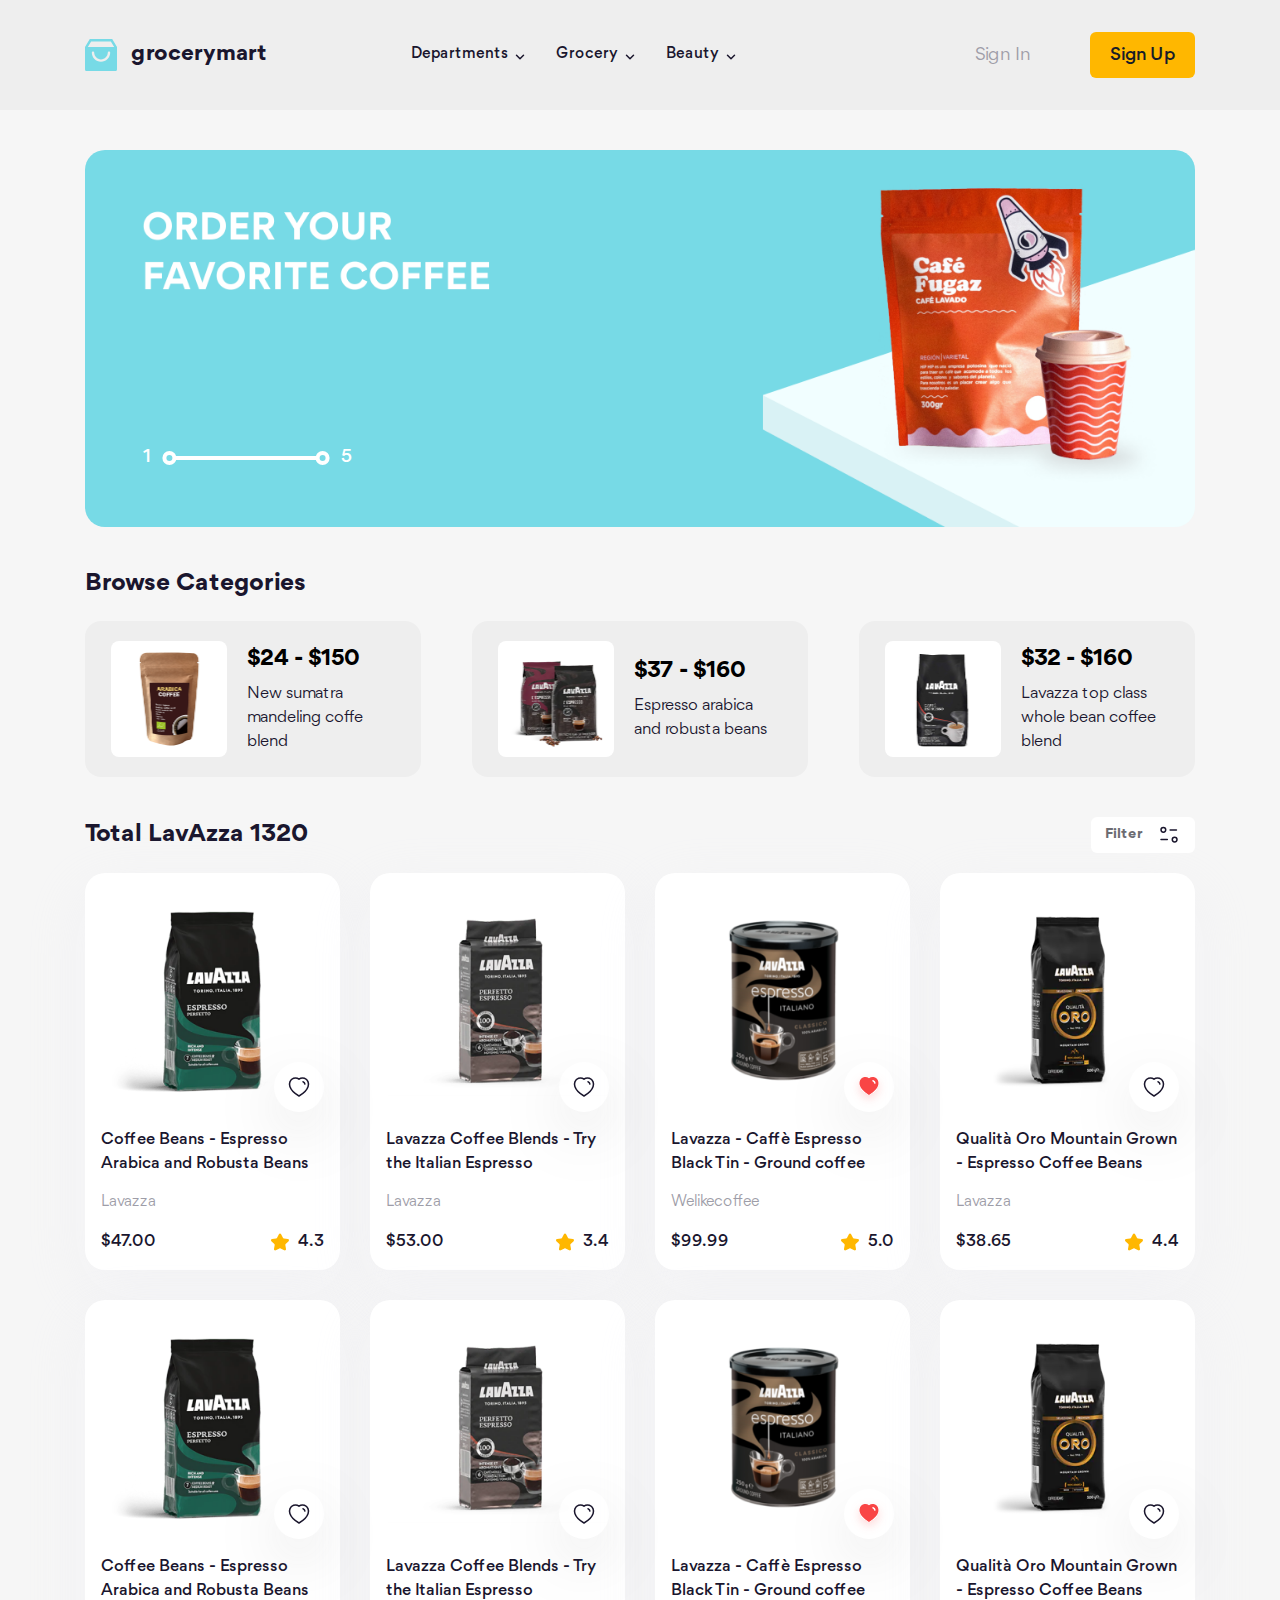
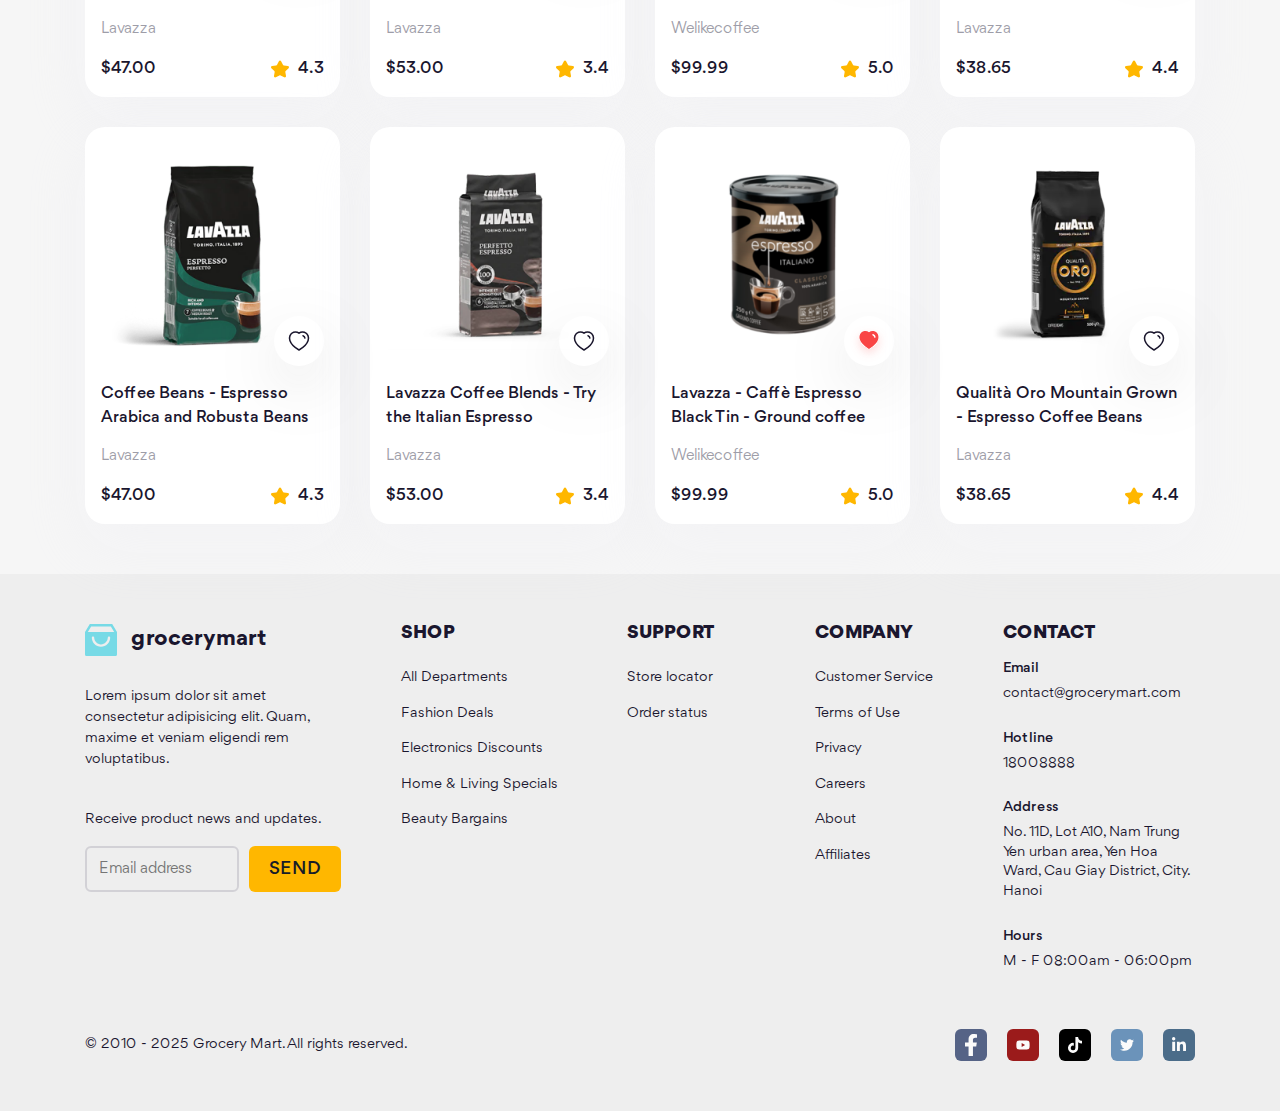
<file: index.html>
<!DOCTYPE html>
<html lang="en">
    <head>
        <meta charset="UTF-8" />
        <meta name="viewport" content="width=device-width, initial-scale=1.0" />
        <title>Grocery Mart</title>

        <!-- Favicon -->
        <link rel="apple-touch-icon" sizes="76x76" href="./assets/favicon/apple-touch-icon.png" />
        <link rel="icon" type="image/png" sizes="32x32" href="./assets/favicon/favicon-32x32.png" />
        <link rel="icon" type="image/png" sizes="16x16" href="./assets/favicon/favicon-16x16.png" />
        <link rel="manifest" href="./assets/favicon/site.webmanifest" />
        <meta name="msapplication-TileColor" content="#da532c" />
        <meta name="theme-color" content="#ffffff" />

        <!-- Fonts -->
        <link rel="stylesheet" href="./assets/fonts/stylesheet.css" />

        <!-- Styles -->
        <link rel="stylesheet" href="./assets/css/main.css" />

        <!-- Scripts -->
        <script src="./assets/js/scripts.js"></script>
    </head>
    <body>
        <!-- Header -->
        <header id="header" class="header"></header>
        <script>
            load("#header", "./templates/header.html");
        </script>

        <!-- MAIN -->
        <main class="container home">
            <!-- Slideshow -->
            <div class="home__container">
                <div class="slideshow">
                    <div class="slideshow__inner">
                        <div class="slideshow__item">
                            <a href="#!" class="slideshow__link">
                                <picture>
                                    <source
                                        media="(max-width: 767.98px)"
                                        srcset="./assets/img/slideshow/item-1-md.png"
                                    />
                                    <img src="./assets/img/slideshow/item-1.png" alt="" class="slideshow__img" />
                                </picture>
                            </a>
                        </div>
                    </div>

                    <div class="slideshow__page">
                        <span class="slideshow__num">1</span>
                        <span class="slideshow__slider"></span>
                        <span class="slideshow__num">5</span>
                    </div>
                </div>
            </div>

            <!-- Browse Categories -->
            <section class="home__container">
                <div class="home__row">
                    <h2 class="home__heading">Browse Categories</h2>
                </div>
                <div class="home__cate row row-cols-3 row-cols-md-1">
                    <!-- Category item 1 -->
                    <div class="col">
                        <a href="#!">
                            <article class="cate-item">
                                <img src="./assets/img/category-item/item-1.png" alt="" class="cate-item__thumb" />
                                <div class="cate-item__info">
                                    <h3 class="cate-item__title">$24 - $150</h3>
                                    <p class="cate-item__desc">New sumatra mandeling coffe blend</p>
                                </div>
                            </article>
                        </a>
                    </div>

                    <!-- Category item 2 -->
                    <div class="col">
                        <a href="#!">
                            <article class="cate-item">
                                <img src="./assets/img/category-item/item-2.png" alt="" class="cate-item__thumb" />
                                <div class="cate-item__info">
                                    <h3 class="cate-item__title">$37 - $160</h3>
                                    <p class="cate-item__desc">Espresso arabica and robusta beans</p>
                                </div>
                            </article>
                        </a>
                    </div>

                    <!-- Category item 3 -->
                    <div class="col">
                        <a href="#!">
                            <article class="cate-item">
                                <img src="./assets/img/category-item/item-3.png" alt="" class="cate-item__thumb" />
                                <div class="cate-item__info">
                                    <h3 class="cate-item__title">$32 - $160</h3>
                                    <p class="cate-item__desc">Lavazza top class whole bean coffee blend</p>
                                </div>
                            </article>
                        </a>
                    </div>
                </div>
            </section>

            <!-- Browse Products -->
            <section class="home__container">
                <div class="home__row">
                    <h2 class="home__heading">Total LavAzza 1320</h2>
                    <div class="filter-wrap">
                        <button class="filter-btn js-toggle" toggle-target="#home-filter">
                            Filter
                            <img src="./assets/icons/filter.svg" alt="" class="filter-btn__icon icon" />
                        </button>

                        <div id="home-filter" class="filter hide">
                            <img src="./assets/icons/arrow-up.png" alt="" class="filter__arrow" />
                            <h3 class="filter__heading">Filter</h3>
                            <form action="" class="filter__form form">
                                <div class="filter__row filter__content">
                                    <!-- Filter column 1 -->
                                    <div class="filter__col">
                                        <label for="" class="form__label">Price</label>
                                        <div class="filter__form-group">
                                            <div
                                                class="filter__form-slider"
                                                style="--min-value: 10%; --max-value: 60%"
                                            ></div>
                                        </div>
                                        <div class="filter__form-group filter__form-group--inline">
                                            <div>
                                                <label for="" class="form__label form__label--small"> Minimum </label>
                                                <div class="filter__form-text-input filter__form-text-input--small">
                                                    <input
                                                        type="text"
                                                        name=""
                                                        id=""
                                                        class="filter__form-input"
                                                        value="$30.00"
                                                    />
                                                </div>
                                            </div>
                                            <div>
                                                <label for="" class="form__label form__label--small"> Maximum </label>
                                                <div class="filter__form-text-input filter__form-text-input--small">
                                                    <input
                                                        type="text"
                                                        name=""
                                                        id=""
                                                        class="filter__form-input"
                                                        value="$100.00"
                                                    />
                                                </div>
                                            </div>
                                        </div>
                                    </div>

                                    <div class="filter__separate"></div>

                                    <!-- Filter column 2 -->
                                    <div class="filter__col">
                                        <label for="" class="form__label">Size/Weight</label>
                                        <div class="filter__form-group">
                                            <div class="form__select-wrap">
                                                <div class="form__select" style="--width: 158px">
                                                    500g
                                                    <img
                                                        src="./assets/icons/select-arrow.svg"
                                                        alt=""
                                                        class="form__select-arrow icon"
                                                    />
                                                </div>
                                                <div class="form__select">
                                                    Gram
                                                    <img
                                                        src="./assets/icons/select-arrow.svg"
                                                        alt=""
                                                        class="form__select-arrow icon"
                                                    />
                                                </div>
                                            </div>
                                        </div>
                                        <div class="filter__form-group">
                                            <div class="form__tags">
                                                <button class="form__tag">Small</button>
                                                <button class="form__tag">Medium</button>
                                                <button class="form__tag">Large</button>
                                            </div>
                                        </div>
                                    </div>

                                    <div class="filter__separate"></div>

                                    <!-- Filter column 3 -->
                                    <div class="filter__col">
                                        <label for="" class="form__label">Brand</label>
                                        <div class="filter__form-group">
                                            <div class="filter__form-text-input">
                                                <input
                                                    type="text"
                                                    name=""
                                                    id=""
                                                    placeholder="Search brand name"
                                                    class="filter__form-input"
                                                />
                                                <img
                                                    src="./assets/icons/search.svg"
                                                    alt=""
                                                    class="filter__form-input-icon icon"
                                                />
                                            </div>
                                        </div>
                                        <div class="filter__form-group">
                                            <div class="form__tags">
                                                <button class="form__tag">Lavazza</button>
                                                <button class="form__tag">Nescafe</button>
                                                <button class="form__tag">Starbucks</button>
                                            </div>
                                        </div>
                                    </div>
                                </div>
                                <div class="filter__row filter__footer">
                                    <button class="btn btn--text filter__cancel js-toggle" toggle-target="#home-filter">
                                        Cancel
                                    </button>
                                    <button
                                        class="btn btn--primary filter__submit js-toggle"
                                        toggle-target="#home-filter"
                                    >
                                        Show Result
                                    </button>
                                </div>
                            </form>
                        </div>
                    </div>
                </div>

                <div class="row row-cols-4 row-cols-lg-2 row-cols-sm-1 g-3">
                    <!-- Product card 1 -->
                    <div class="col">
                        <article class="product-card">
                            <div class="product-card__img-wrap">
                                <a href="./product-detail.html">
                                    <img src="./assets/img/product/item-1.png" alt="" class="product-card__thumb" />
                                </a>
                                <button class="like-btn product-card__like-btn">
                                    <img src="./assets/icons/heart.svg" alt="" class="like-btn__icon icon" />
                                    <img src="./assets/icons/heart-red.svg" alt="" class="like-btn__icon--liked" />
                                </button>
                            </div>
                            <h3 class="product-card__title">
                                <a href="./product-detail.html">Coffee Beans - Espresso Arabica and Robusta Beans</a>
                            </h3>
                            <p class="product-card__brand">Lavazza</p>
                            <div class="product-card__row">
                                <span class="product-card__price">$47.00</span>
                                <img src="./assets/icons/star.svg" alt="" class="product-card__star" />
                                <span class="product-card__score">4.3</span>
                            </div>
                        </article>
                    </div>

                    <!-- Product card 2 -->
                    <div class="col">
                        <article class="product-card">
                            <div class="product-card__img-wrap">
                                <a href="./product-detail.html">
                                    <img src="./assets/img/product/item-2.png" alt="" class="product-card__thumb" />
                                </a>
                                <button class="like-btn product-card__like-btn">
                                    <img src="./assets/icons/heart.svg" alt="" class="like-btn__icon icon" />
                                    <img src="./assets/icons/heart-red.svg" alt="" class="like-btn__icon--liked" />
                                </button>
                            </div>
                            <h3 class="product-card__title">
                                <a href="./product-detail.html">Lavazza Coffee Blends - Try the Italian Espresso</a>
                            </h3>
                            <p class="product-card__brand">Lavazza</p>
                            <div class="product-card__row">
                                <span class="product-card__price">$53.00</span>
                                <img src="./assets/icons/star.svg" alt="" class="product-card__star" />
                                <span class="product-card__score">3.4</span>
                            </div>
                        </article>
                    </div>

                    <!-- Product card 3 -->
                    <div class="col">
                        <article class="product-card">
                            <div class="product-card__img-wrap">
                                <a href="./product-detail.html">
                                    <img src="./assets/img/product/item-3.png" alt="" class="product-card__thumb" />
                                </a>
                                <button class="like-btn like-btn--liked product-card__like-btn">
                                    <img src="./assets/icons/heart.svg" alt="" class="like-btn__icon icon" />
                                    <img src="./assets/icons/heart-red.svg" alt="" class="like-btn__icon--liked" />
                                </button>
                            </div>
                            <h3 class="product-card__title">
                                <a href="./product-detail.html">Lavazza - Caffè Espresso Black Tin - Ground coffee</a>
                            </h3>
                            <p class="product-card__brand">Welikecoffee</p>
                            <div class="product-card__row">
                                <span class="product-card__price">$99.99</span>
                                <img src="./assets/icons/star.svg" alt="" class="product-card__star" />
                                <span class="product-card__score">5.0</span>
                            </div>
                        </article>
                    </div>

                    <!-- Product card 4 -->
                    <div class="col">
                        <article class="product-card">
                            <div class="product-card__img-wrap">
                                <a href="./product-detail.html">
                                    <img src="./assets/img/product/item-4.png" alt="" class="product-card__thumb" />
                                </a>
                                <button class="like-btn product-card__like-btn">
                                    <img src="./assets/icons/heart.svg" alt="" class="like-btn__icon icon" />
                                    <img src="./assets/icons/heart-red.svg" alt="" class="like-btn__icon--liked" />
                                </button>
                            </div>
                            <h3 class="product-card__title">
                                <a href="./product-detail.html">Qualità Oro Mountain Grown - Espresso Coffee Beans</a>
                            </h3>
                            <p class="product-card__brand">Lavazza</p>
                            <div class="product-card__row">
                                <span class="product-card__price">$38.65</span>
                                <img src="./assets/icons/star.svg" alt="" class="product-card__star" />
                                <span class="product-card__score">4.4</span>
                            </div>
                        </article>
                    </div>

                    <!-- Product card 5 -->
                    <div class="col">
                        <article class="product-card">
                            <div class="product-card__img-wrap">
                                <a href="./product-detail.html">
                                    <img src="./assets/img/product/item-1.png" alt="" class="product-card__thumb" />
                                </a>
                                <button class="like-btn product-card__like-btn">
                                    <img src="./assets/icons/heart.svg" alt="" class="like-btn__icon icon" />
                                    <img src="./assets/icons/heart-red.svg" alt="" class="like-btn__icon--liked" />
                                </button>
                            </div>
                            <h3 class="product-card__title">
                                <a href="./product-detail.html">Coffee Beans - Espresso Arabica and Robusta Beans</a>
                            </h3>
                            <p class="product-card__brand">Lavazza</p>
                            <div class="product-card__row">
                                <span class="product-card__price">$47.00</span>
                                <img src="./assets/icons/star.svg" alt="" class="product-card__star" />
                                <span class="product-card__score">4.3</span>
                            </div>
                        </article>
                    </div>

                    <!-- Product card 6 -->
                    <div class="col">
                        <article class="product-card">
                            <div class="product-card__img-wrap">
                                <a href="./product-detail.html">
                                    <img src="./assets/img/product/item-2.png" alt="" class="product-card__thumb" />
                                </a>
                                <button class="like-btn product-card__like-btn">
                                    <img src="./assets/icons/heart.svg" alt="" class="like-btn__icon icon" />
                                    <img src="./assets/icons/heart-red.svg" alt="" class="like-btn__icon--liked" />
                                </button>
                            </div>
                            <h3 class="product-card__title">
                                <a href="./product-detail.html">Lavazza Coffee Blends - Try the Italian Espresso</a>
                            </h3>
                            <p class="product-card__brand">Lavazza</p>
                            <div class="product-card__row">
                                <span class="product-card__price">$53.00</span>
                                <img src="./assets/icons/star.svg" alt="" class="product-card__star" />
                                <span class="product-card__score">3.4</span>
                            </div>
                        </article>
                    </div>

                    <!-- Product card 7 -->
                    <div class="col">
                        <article class="product-card">
                            <div class="product-card__img-wrap">
                                <a href="./product-detail.html">
                                    <img src="./assets/img/product/item-3.png" alt="" class="product-card__thumb" />
                                </a>
                                <button class="like-btn like-btn--liked product-card__like-btn">
                                    <img src="./assets/icons/heart.svg" alt="" class="like-btn__icon icon" />
                                    <img src="./assets/icons/heart-red.svg" alt="" class="like-btn__icon--liked" />
                                </button>
                            </div>
                            <h3 class="product-card__title">
                                <a href="./product-detail.html">Lavazza - Caffè Espresso Black Tin - Ground coffee</a>
                            </h3>
                            <p class="product-card__brand">Welikecoffee</p>
                            <div class="product-card__row">
                                <span class="product-card__price">$99.99</span>
                                <img src="./assets/icons/star.svg" alt="" class="product-card__star" />
                                <span class="product-card__score">5.0</span>
                            </div>
                        </article>
                    </div>

                    <!-- Product card 8 -->
                    <div class="col">
                        <article class="product-card">
                            <div class="product-card__img-wrap">
                                <a href="./product-detail.html">
                                    <img src="./assets/img/product/item-4.png" alt="" class="product-card__thumb" />
                                </a>
                                <button class="like-btn product-card__like-btn">
                                    <img src="./assets/icons/heart.svg" alt="" class="like-btn__icon icon" />
                                    <img src="./assets/icons/heart-red.svg" alt="" class="like-btn__icon--liked" />
                                </button>
                            </div>
                            <h3 class="product-card__title">
                                <a href="./product-detail.html">Qualità Oro Mountain Grown - Espresso Coffee Beans</a>
                            </h3>
                            <p class="product-card__brand">Lavazza</p>
                            <div class="product-card__row">
                                <span class="product-card__price">$38.65</span>
                                <img src="./assets/icons/star.svg" alt="" class="product-card__star" />
                                <span class="product-card__score">4.4</span>
                            </div>
                        </article>
                    </div>

                    <!-- Product card 9 -->
                    <div class="col">
                        <article class="product-card">
                            <div class="product-card__img-wrap">
                                <a href="./product-detail.html">
                                    <img src="./assets/img/product/item-1.png" alt="" class="product-card__thumb" />
                                </a>
                                <button class="like-btn product-card__like-btn">
                                    <img src="./assets/icons/heart.svg" alt="" class="like-btn__icon icon" />
                                    <img src="./assets/icons/heart-red.svg" alt="" class="like-btn__icon--liked" />
                                </button>
                            </div>
                            <h3 class="product-card__title">
                                <a href="./product-detail.html">Coffee Beans - Espresso Arabica and Robusta Beans</a>
                            </h3>
                            <p class="product-card__brand">Lavazza</p>
                            <div class="product-card__row">
                                <span class="product-card__price">$47.00</span>
                                <img src="./assets/icons/star.svg" alt="" class="product-card__star" />
                                <span class="product-card__score">4.3</span>
                            </div>
                        </article>
                    </div>

                    <!-- Product card 10 -->
                    <div class="col">
                        <article class="product-card">
                            <div class="product-card__img-wrap">
                                <a href="./product-detail.html">
                                    <img src="./assets/img/product/item-2.png" alt="" class="product-card__thumb" />
                                </a>
                                <button class="like-btn product-card__like-btn">
                                    <img src="./assets/icons/heart.svg" alt="" class="like-btn__icon icon" />
                                    <img src="./assets/icons/heart-red.svg" alt="" class="like-btn__icon--liked" />
                                </button>
                            </div>
                            <h3 class="product-card__title">
                                <a href="./product-detail.html">Lavazza Coffee Blends - Try the Italian Espresso</a>
                            </h3>
                            <p class="product-card__brand">Lavazza</p>
                            <div class="product-card__row">
                                <span class="product-card__price">$53.00</span>
                                <img src="./assets/icons/star.svg" alt="" class="product-card__star" />
                                <span class="product-card__score">3.4</span>
                            </div>
                        </article>
                    </div>

                    <!-- Product card 11 -->
                    <div class="col">
                        <article class="product-card">
                            <div class="product-card__img-wrap">
                                <a href="./product-detail.html">
                                    <img src="./assets/img/product/item-3.png" alt="" class="product-card__thumb" />
                                </a>
                                <button class="like-btn like-btn--liked product-card__like-btn">
                                    <img src="./assets/icons/heart.svg" alt="" class="like-btn__icon icon" />
                                    <img src="./assets/icons/heart-red.svg" alt="" class="like-btn__icon--liked" />
                                </button>
                            </div>
                            <h3 class="product-card__title">
                                <a href="./product-detail.html">Lavazza - Caffè Espresso Black Tin - Ground coffee</a>
                            </h3>
                            <p class="product-card__brand">Welikecoffee</p>
                            <div class="product-card__row">
                                <span class="product-card__price">$99.99</span>
                                <img src="./assets/icons/star.svg" alt="" class="product-card__star" />
                                <span class="product-card__score">5.0</span>
                            </div>
                        </article>
                    </div>

                    <!-- Product card 12 -->
                    <div class="col">
                        <article class="product-card">
                            <div class="product-card__img-wrap">
                                <a href="./product-detail.html">
                                    <img src="./assets/img/product/item-4.png" alt="" class="product-card__thumb" />
                                </a>
                                <button class="like-btn product-card__like-btn">
                                    <img src="./assets/icons/heart.svg" alt="" class="like-btn__icon icon" />
                                    <img src="./assets/icons/heart-red.svg" alt="" class="like-btn__icon--liked" />
                                </button>
                            </div>
                            <h3 class="product-card__title">
                                <a href="./product-detail.html">Qualità Oro Mountain Grown - Espresso Coffee Beans</a>
                            </h3>
                            <p class="product-card__brand">Lavazza</p>
                            <div class="product-card__row">
                                <span class="product-card__price">$38.65</span>
                                <img src="./assets/icons/star.svg" alt="" class="product-card__star" />
                                <span class="product-card__score">4.4</span>
                            </div>
                        </article>
                    </div>
                </div>
            </section>
        </main>

        <!-- Footer -->
        <footer id="footer" class="footer"></footer>
        <script>
            load("#footer", "./templates/footer.html");
        </script>
    </body>
</html>
</file>
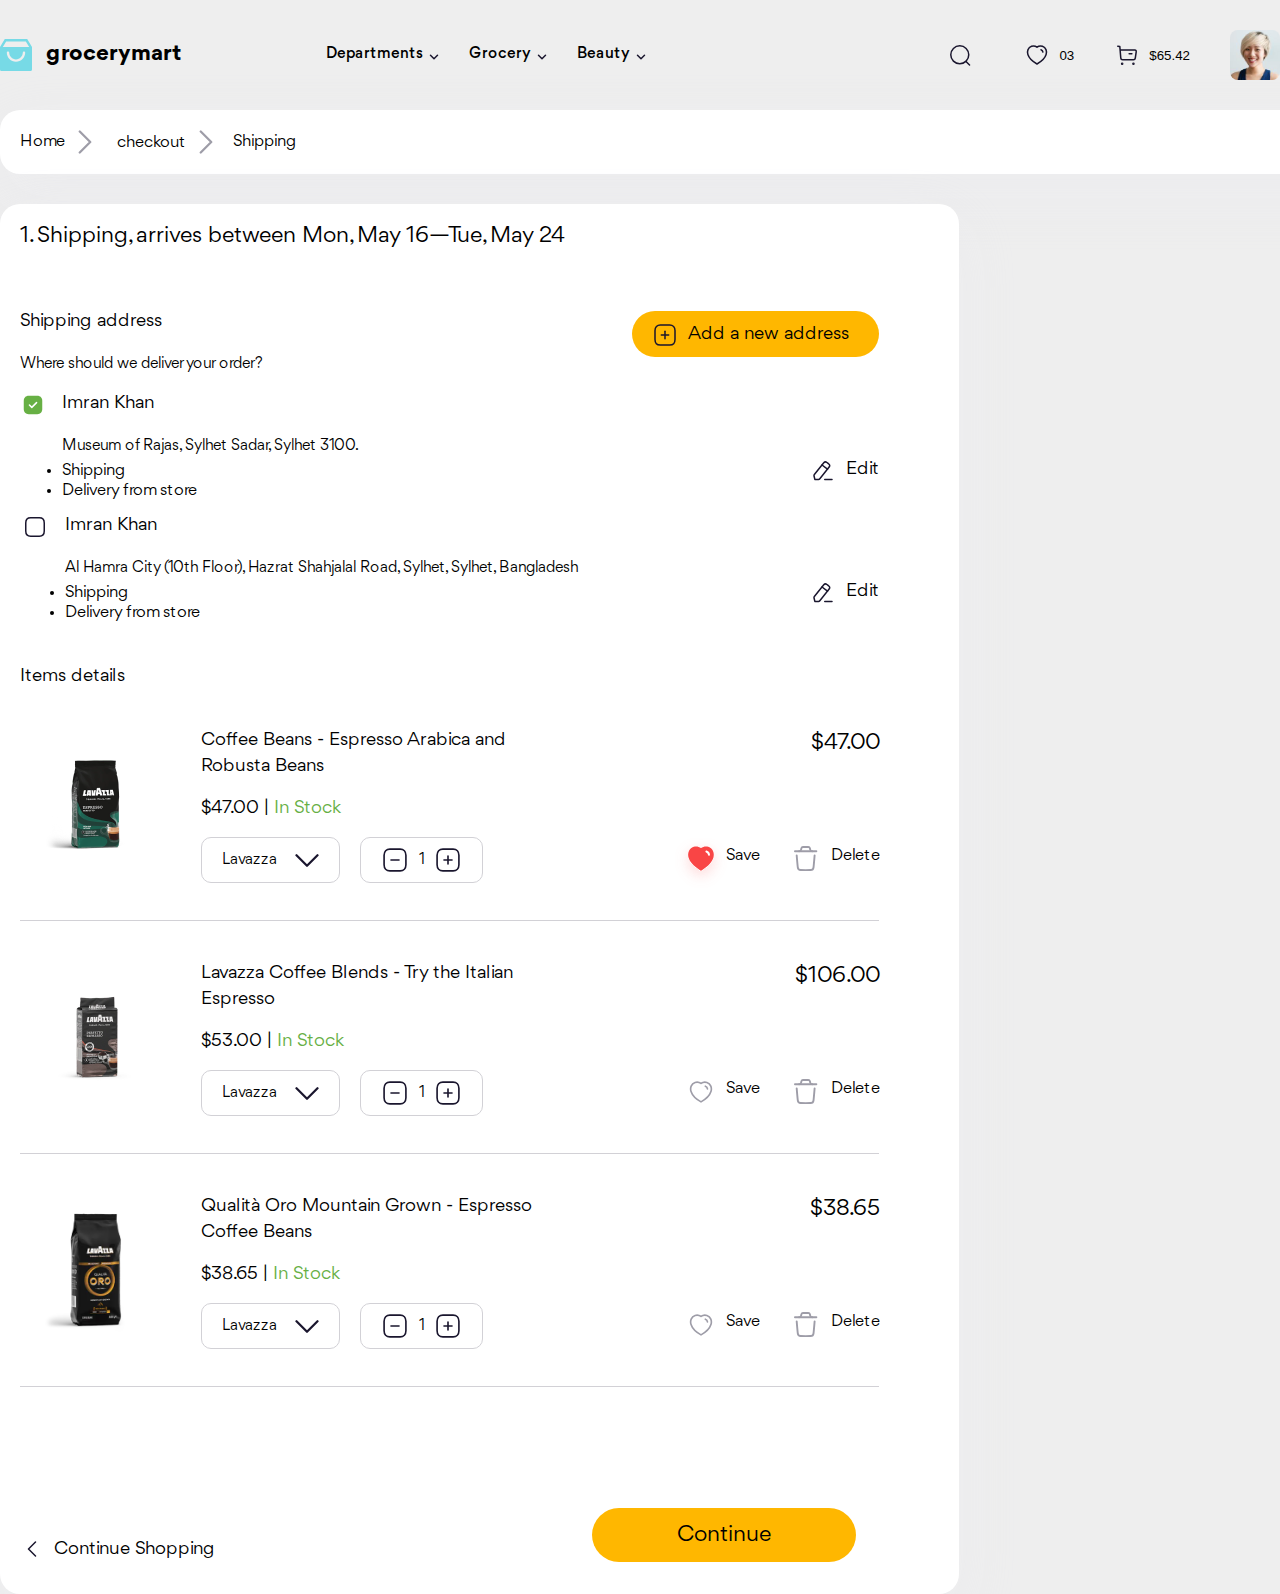
<file: add_shipping.html>
<!DOCTYPE html>
<html lang="en" class="">
    <head>
        <meta charset="UTF-8" />
        <meta name="viewport" content="width=device-width, initial-scale=1.0" />
        <link rel="stylesheet" href="https://cdnjs.cloudflare.com/ajax/libs/font-awesome/4.7.0/css/font-awesome.min.css">
        <title>Grocery Mart</title>

        <!-- Favicon -->
        <link rel="apple-touch-icon" sizes="76x76" href="./assets/favicon/apple-touch-icon.png" />
        <link rel="icon" type="image/png" sizes="32x32" href="./assets/favicon/favicon-32x32.png" />
        <link rel="icon" type="image/png" sizes="16x16" href="./assets/favicon/favicon-16x16.png" />
        <link rel="manifest" href="./assets/favicon/site.webmanifest" />
        <meta name="msapplication-TileColor" content="#da532c" />
        <meta name="theme-color" content="#ffffff" />
        
        <link rel="manifest" href="./favicon/site.webmanifest" />
        <meta name="msapplication-TileColor" content="#da532c" />
        <meta name="theme-color" content="#ffffff" />
        <link rel="stylesheet" href="./assets/fonts/stylesheet.css" />
        <link rel="stylesheet" href="./assets/css_profile/add_shipping.css" />
    </head>

<body style="background-color: #EEEEEE;">
<div class="container">
    
    <div class="menu">

        <a href="/" class="logo">
            <img
                src="../assets/img-add-to-card/icon/logo.svg"
                alt="grocerymart"
                class="logo__img"
            />

            <h1 class="logo__title">grocerymart</h1>
        </a>

        <nav class="tinhnang">
            <ul class="navbar__list">
                <li>
                    <a href="" class="navbar__link"
                        >Departments
                        <img
                            src="../assets/img-add-to-card/icon/arrow-down.svg"
                            alt=""
                            class="icon navbar__arrow"
                        />
                    </a>
                </li>

                <li>
                    <a href="" class="navbar__link"
                        >Grocery
                        <img
                            src="../assets/img-add-to-card/icon/arrow-down.svg"
                            alt=""
                            class="icon navbar__arrow"
                        />
                    </a>
                </li>

                <li>
                    <a href="" class="navbar__link"
                        >Beauty
                        <img
                            src="../assets/img-add-to-card/icon/arrow-down.svg"
                            alt=""
                            class="icon navbar__arrow"
                        />
                    </a>
                </li>
            </ul>
        </nav>

        <div class="top-act">
            <div class="top-act__group top-act__group--single">
                <button class="top-act__btn">
                    <img
                        src="../assets/img-add-to-card/icon/search.svg"
                        alt=""
                        class="icon top-act__icon"
                    />
                </button>
            </div>

            <div class="top-act__group">
                <button class="top-act__btn">
                    <img
                        src="../assets/img-add-to-card/icon/heart.svg"
                        alt=""
                        class="icon top-act__icon"
                    />
                    <span class="top-atc__title">03</span>
                </button>

                <div class="top-act__separate"></div>

                <button class="top-act__btn">
                    <img
                        src="../assets/img-add-to-card/icon/buy.svg"
                        alt=""
                        class="icon top-act__icon"
                    />
                    <span class="top-atc__title">$65.42</span>
                </button>
            </div>
            <div class="top-act__user">
                <img
                    src="../assets/img-add-to-card/avatar.jpg"
                    alt=""
                    class="top-act__avatar"
                />
            </div>
        </div>
    </div>

    <div class="Filter">
        <div class="filter">
            <div class="Main-UIHUT">
                <div class="Location-UIHUT">
                    <div class="Departments1">
                        <h1 style="font-size: 16px; line-height: 24px;">Home</h1>
                        <span class="arrow">
                            <img src="./assets/img-add-to-card/Arrow - Right 2.svg" alt="">
                        </span>
                    </div>

                    <div class="Departments2">
                        <p>checkout</p>
                        <span class="arrow">
                            <img src="./assets/img-add-to-card/Arrow - Right 2.svg" alt="">
                        </span>
                    </div>

                    <div class="Department3">
                        <h1 style="font-size: 16px; line-height: 24px; margin-left: 20px;">Shipping</h1>
                    </div>
                </div>
            </div>
        </div>
    </div>

    <div class="Main">
        <div class="main19">
            <div class="Main-UIHUT1">
                <h1 class="arrives">
                    1. Shipping, arrives between Mon, May 16—Tue, May 24
                </h1>

                <div class="stock"></div>

                <div class="Address-UIHUT">
                    <div class="Addanewaddress-UIHUT">
                        <div class="title">
                            <h1 class="shipping-address">Shipping address</h1>
                            <p class="where">Where should we deliver your order?</p>
                        </div>

                        <div class="Frame18">
                            <div class="cong">
                                <img src="./assets/img-add-to-card/cong.svg" alt="">
                            </div>

                            <h1 class="addanewaddress">Add a new address</h1>
                        </div>
                    </div>
                        
                    <div class="Address1">
                        <div class="Address-1">
                            <div class="tick">
                                <img src="./assets/img-add-to-card/Tick Square.svg" alt="">
                            </div>

                            <div class="address1">
                                <div class="Frame-18">
                                    <h1 class="imran">Imran Khan</h1>
                                    <p class="museum">Museum of Rajas, Sylhet Sadar, Sylhet 3100.</p>
                                </div>

                                <div class="Bootom">
                                    <ul class="bottom-list">
                                        <li style="width: 83px; height: 20px;">Shipping</li>
                                        <li style="width: 154px; height: 20px;">Delivery from store</li>
                                    </ul>                                   
                                </div>
                            </div>
                        </div>

                        <div class="Edit">
                            <div class="iconedit">
                                <img src="./assets/img-add-to-card/Edit.svg" alt="">
                            </div>
                            <h1 style="font-size: 18px; line-height: 26px;">Edit</h1>
                        </div>
                    </div>                        
                    <div class="Address2">
                        <div class="Address-2">
                            <div class="tick">
                                <img src="./assets/img-add-to-card/Tick Square1.svg" alt="">
                            </div>
                            <div class="address2">
                                <div class="Frame-18">
                                    <h1 class="imran">Imran Khan</h1>
                                    <p class="al">Al Hamra City (10th Floor), Hazrat Shahjalal Road, Sylhet, Sylhet, Bangladesh</p>
                                </div>

                                <div class="Bootom">
                                    <ul class="bottom-list">
                                        <li style="width: 83px; height: 20px;">Shipping</li>
                                        <li style="width: 154px; height: 20px;">Delivery from store</li>
                                    </ul>                                   
                                </div>
                            </div>
                        </div>
                        <div class="Edit">
                            <div class="iconedit">
                                <img src="./assets/img-add-to-card/Edit.svg" alt="">
                            </div>
                            <h1 style="font-size: 18px; line-height: 26px;">Edit</h1>
                        </div>
                    </div>
                </div>

                <h1 class="itemdetails">Items details</h1>

                <div class="main1">
                    <div class="Product-UIHUT">
                        <img src="./assets/img-add-to-card/Rectangle 35.png" alt="">

                        <div class="Info-UIHUT">
                            <span class="Title-UIHUT">
                                <h1 style="font-size: 18px; line-height:26px; width: 374px; height: 54px;">Coffee Beans - Espresso Arabica and Robusta Beans</h1>
                                <div class="tien">
                                    <p>$47.00</p>
                                </div>
                            </span>
                            <h1 style="font-size: 18px; line-height: 26px;">$47.00 | <span style="color: var(--green-green, #67B044);" >In Stock</span></h1>

                            <span class="ActionButtons-UIHUT">
                                <div class="Button-UIHUT">
                                    <div class="lavazza">
                                        <h1 style="font-size: 15px; line-height: 22px; width: 63px; height: 22px">Lavazza</h1>
                                        <div class="arrowdown">
                                            <img src="./assets/img-add-to-card/Arrow - Down 2.svg" alt="">
                                        </div>
                                    </div>

                                    <div class="trucong">
                                        <div class="tru">
                                            <img src="./assets/img-add-to-card/tru.svg" alt="">
                                        </div>

                                        <h1 style="font-size: 15px; line-height: 22px;">1</h1>

                                        <div class="cong">
                                            <img src="./assets/img-add-to-card/cong.svg" alt="">
                                        </div>
                                    </div>
                                </div> 
                                
                                <div class="Action-button">
                                    <div class="save">
                                        <div class="traitim1">
                                            <img src="./assets/img-add-to-card/Heart2.svg" alt="">
                                        </div>
                                        <h1 style="font-size: 16px; line-height: 24px;">Save</h1>
                                    </div>

                                    <div class="delete">
                                        <div class="xoa">
                                            <img src="./assets/img-add-to-card/Delete.svg" alt="">
                                        </div>
                                        <h1 style="font-size: 16px; line-height: 24px;">Delete</h1>
                                    </div>
                                </div>
                            </span>
                        </div>
                    </div>

                    <div class="stock"> </div>

                    <div class="Product-UIHUT">
                        <img src="./assets/img-add-to-card/Rectangle 36.png" alt="">

                        <div class="Info-UIHUT">
                            <span class="Title-UIHUT">
                                <h1 style="font-size: 18px; line-height:26px; width: 374px; height: 54px;">Lavazza Coffee Blends - Try the Italian Espresso</h1>
                                <div class="tien">
                                    <p>$106.00</p>
                                </div>
                            </span>
                            <h1 style="font-size: 18px; line-height: 26px;">$53.00 | <span style="color: var(--green-green, #67B044);" >In Stock</span></h1>

                            <span class="ActionButtons-UIHUT">
                                <div class="Button-UIHUT">
                                    <div class="lavazza">
                                        <h1 style="font-size: 15px; line-height: 22px; width: 63px; height: 22px">Lavazza</h1>
                                        <div class="arrowdown">
                                            <img src="./assets/img-add-to-card/Arrow - Down 2.svg" alt="">
                                        </div>
                                    </div>

                                    <div class="trucong">
                                        <div class="tru">
                                            <img src="./assets/img-add-to-card/tru.svg" alt="">
                                        </div>

                                        <h1 style="font-size: 15px; line-height: 22px;">1</h1>

                                        <div class="cong">
                                            <img src="./assets/img-add-to-card/cong.svg" alt="">
                                        </div>
                                    </div>
                                </div> 
                                
                                <div class="Action-button">
                                    <div class="save">
                                        <div class="traitim">
                                            <img src="./assets/img-add-to-card/Heart1.svg" alt="">
                                        </div>
                                        <h1 style="font-size: 16px; line-height: 24px;">Save</h1>
                                    </div>

                                    <div class="delete">
                                        <div class="xoa">
                                            <img src="./assets/img-add-to-card/Delete.svg" alt="">
                                        </div>
                                        <h1 style="font-size: 16px; line-height: 24px;">Delete</h1>
                                    </div>
                                </div>
                            </span>
                        </div>
                    </div>

                    <div class="stock"> </div>

                    <div class="Product-UIHUT">
                        <img src="./assets/img-add-to-card/Rectangle 75.png" alt="">

                        <div class="Info-UIHUT">
                            <span class="Title-UIHUT">
                                <h1 style="font-size: 18px; line-height:26px; width: 374px; height: 54px;">Qualità Oro Mountain Grown - Espresso Coffee Beans</h1>
                                <div class="tien">
                                    <p>$38.65</p>
                                </div>
                            </span>
                            <h1 style="font-size: 18px; line-height: 26px;">$38.65 | <span style="color: var(--green-green, #67B044);" >In Stock</span></h1>

                            <span class="ActionButtons-UIHUT">
                                <div class="Button-UIHUT">
                                    <div class="lavazza">
                                        <h1 style="font-size: 15px; line-height: 22px; width: 63px; height: 22px">Lavazza</h1>
                                        <div class="arrowdown">
                                            <img src="./assets/img-add-to-card/Arrow - Down 2.svg" alt="">
                                        </div>
                                    </div>

                                    <div class="trucong">
                                        <div class="tru">
                                            <img src="./assets/img-add-to-card/tru.svg" alt="">
                                        </div>

                                        <h1 style="font-size: 15px; line-height: 22px;">1</h1>

                                        <div class="cong">
                                            <img src="./assets/img-add-to-card/cong.svg" alt="">
                                        </div>
                                    </div>
                                </div> 
                                
                                <div class="Action-button">
                                    <div class="save">
                                        <div class="traitim">
                                            <img src="./assets/img-add-to-card/Heart1.svg" alt="">
                                        </div>
                                        <h1 style="font-size: 16px; line-height: 24px;">Save</h1>
                                    </div>

                                    <div class="delete">
                                        <div class="xoa">
                                            <img src="./assets/img-add-to-card/Delete.svg" alt="">
                                        </div>
                                        <h1 style="font-size: 16px; line-height: 24px;">Delete</h1>
                                    </div>
                                </div>
                            </span>
                        </div>
                    </div>

                    <div class="stock"> </div>

                    <div class="Bottom-UIHUT">
                        <div class="frame10">
                            <div class="arrowleft">
                                <img src="./assets/img-add-to-card/Arrow - Left 2.svg" alt="">
                            </div>

                            <h1 style="font-size: 18px; line-height: 26px;">Continue Shopping</h1>
                        </div>

                        <div class="Totalprice-UIHUT">
                            <div class="Button-UIHUT1">
                                <h1 style="font-size: 22px; line-height: 32px;">Continue</h1>
                            </div>
                        </div>
                    </div>
                </div>
            </div>
        </div>
    </div>
</div>
</file>
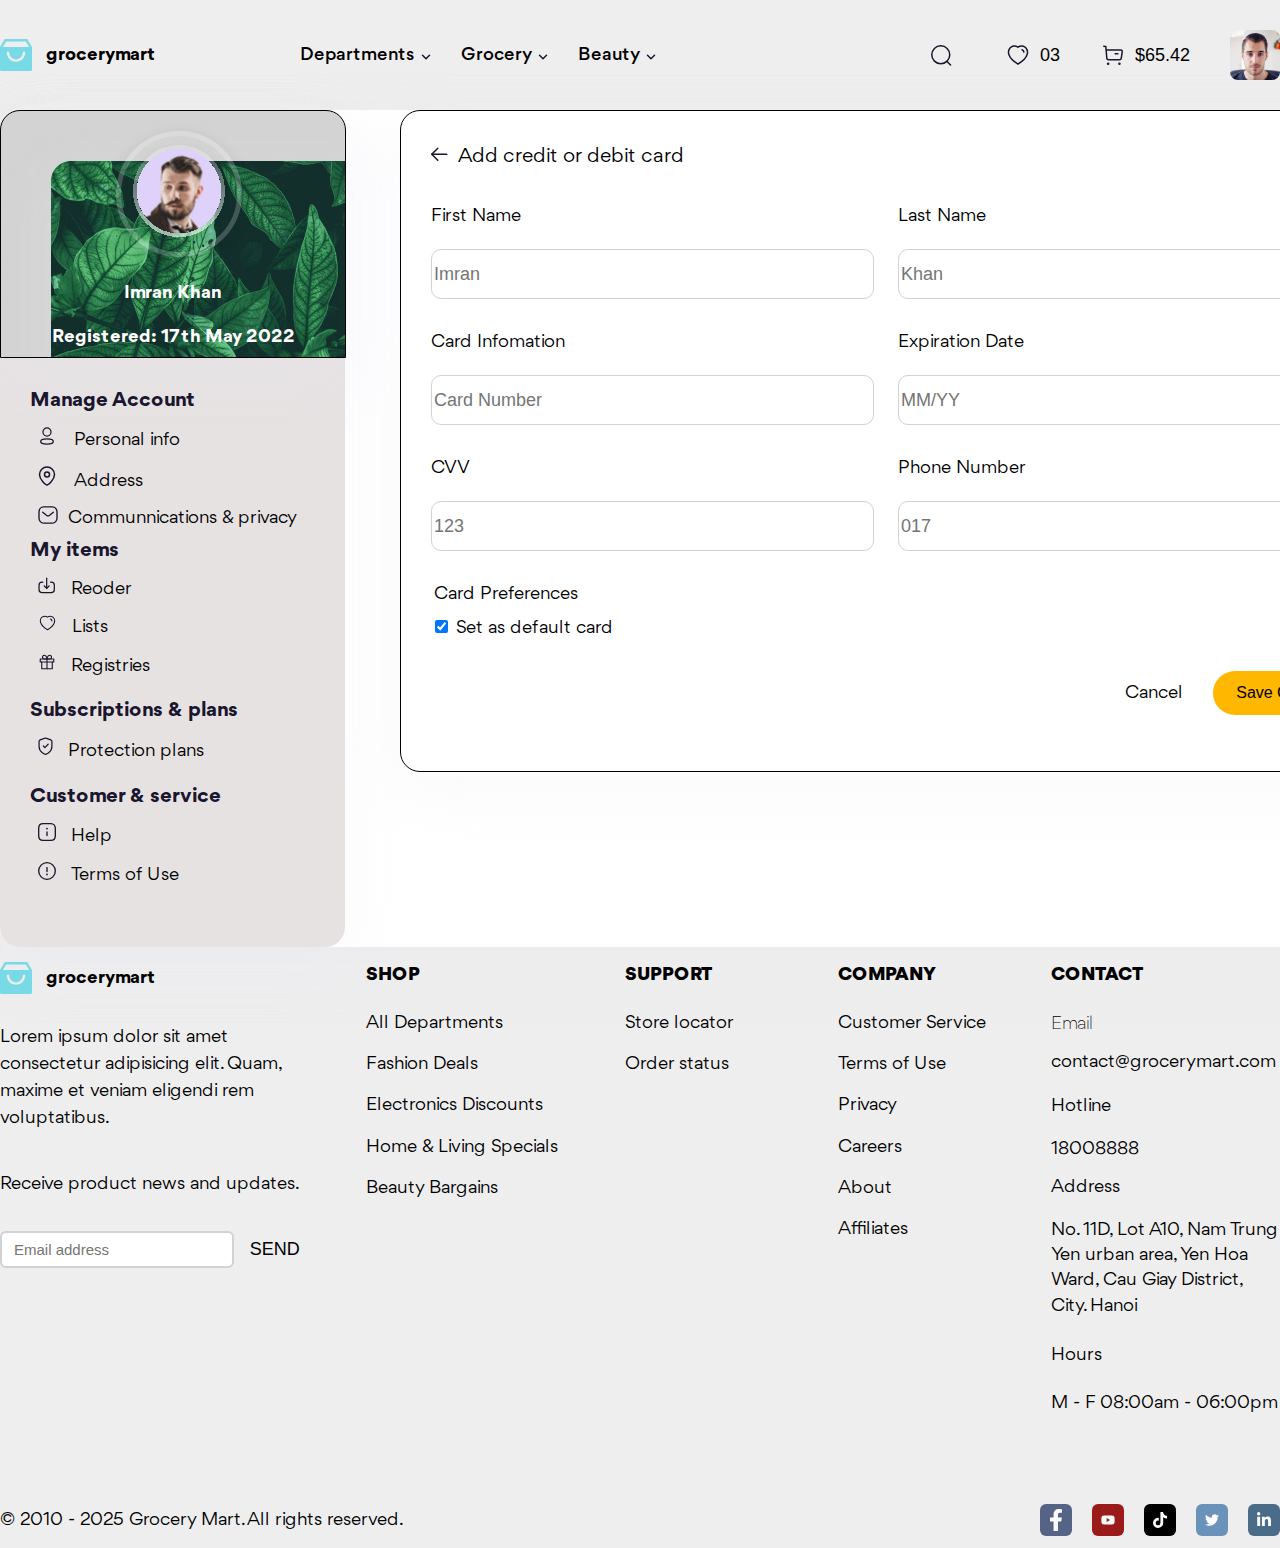
<file: add_to_card_or_debit.html>
<!DOCTYPE html>
<html lang="en" class="">
    <head>
        <meta charset="UTF-8" />
        <meta name="viewport" content="width=device-width, initial-scale=1.0" />
        <link
            rel="stylesheet"
            href="https://cdnjs.cloudflare.com/ajax/libs/font-awesome/4.7.0/css/font-awesome.min.css"
        />
        <title>Grocery Mart</title>

        <!-- Favicon -->
        <link
            rel="apple-touch-icon"
            sizes="76x76"
            href="./assets/favicon/apple-touch-icon.png"
        />
        <link
            rel="icon"
            type="image/png"
            sizes="32x32"
            href="./assets/favicon/favicon-32x32.png"
        />
        <link
            rel="icon"
            type="image/png"
            sizes="16x16"
            href="./assets/favicon/favicon-16x16.png"
        />
        <link rel="manifest" href="./assets/favicon/site.webmanifest" />
        <meta name="msapplication-TileColor" content="#da532c" />
        <meta name="theme-color" content="#ffffff" />

        <link rel="manifest" href="./favicon/site.webmanifest" />
        <meta name="msapplication-TileColor" content="#da532c" />
        <meta name="theme-color" content="#ffffff" />
        <link rel="stylesheet" href="./assets/fonts/stylesheet.css" />
        <link
            rel="stylesheet"
            href="./assets/css_profile/add_to_card_or_debit.css"
        />
    </head>

    <body style="background-color: #eeeeee">
        <div class="container">
            <div class="menu">
                <a href="/" class="logo">
                    <img
                        src="./assets/img/icon/logo.svg"
                        alt="grocerymart"
                        class="logo__img"
                    />

                    <h1 class="logo__title">grocerymart</h1>
                </a>

                <nav class="tinhnang">
                    <ul class="navbar__list">
                        <li>
                            <a href="" class="navbar__link"
                                >Departments
                                <img
                                    src="./assets/img/icon/arrow-down.svg"
                                    alt=""
                                    class="icon navbar__arrow"
                                />
                            </a>
                        </li>

                        <li>
                            <a href="" class="navbar__link"
                                >Grocery
                                <img
                                    src="./assets/img/icon/arrow-down.svg"
                                    alt=""
                                    class="icon navbar__arrow"
                                />
                            </a>
                        </li>

                        <li>
                            <a href="" class="navbar__link"
                                >Beauty
                                <img
                                    src="./assets/img/icon/arrow-down.svg"
                                    alt=""
                                    class="icon navbar__arrow"
                                />
                            </a>
                        </li>
                    </ul>
                </nav>

                <div class="top-act">
                    <div class="top-act__group top-act__group--single">
                        <button class="top-act__btn">
                            <img
                                src="./assets/img/icon/search.svg"
                                alt=""
                                class="icon top-act__icon"
                            />
                        </button>
                    </div>

                    <div class="top-act__group">
                        <button class="top-act__btn">
                            <img
                                src="./assets/img/icon/heart.svg"
                                alt=""
                                class="icon top-act__icon"
                            />
                            <span class="top-atc__title">03</span>
                        </button>

                        <div class="top-act__separate"></div>

                        <button class="top-act__btn">
                            <img
                                src="./assets/img/icon/buy.svg"
                                alt=""
                                class="icon top-act__icon"
                            />
                            <span class="top-atc__title">$65.42</span>
                        </button>
                    </div>
                    <div class="top-act__user">
                        <img
                            src="./assets/img/avatar.jpg"
                            alt=""
                            class="top-act__avatar"
                        />
                    </div>
                </div>
            </div>
            <div class="middle">
                <div class="left">
                    <div class="thongtin">
                        <div class="profile">
                            <img src="/assets/img/icon/Ellipse 3.svg" alt="" />
                            <div class="name">
                                <p>Imran Khan</p>
                                <p>Registered: 17th May 2022</p>
                            </div>
                        </div>
                    </div>

                    <div class="main">
                        <ul class="manage-account">
                            <h1>Manage Account</h1>
                            <li class="personal">
                                <span class="user">
                                    <img
                                        src="/assets/img/icon/Profile.svg"
                                        style="width: 14.34px; height: 18.406px"
                                        alt=""
                                    />
                                </span>
                                <span class="personal-info">Personal info</span>
                            </li>

                            <li class="address" style="margin-left: 3px">
                                <span class="add" style="width: 14px">
                                    <img
                                        src="/assets/img/icon/Location.svg"
                                        alt=""
                                    />
                                </span>
                                <span class="ress" style="margin-left: 13px"
                                    >Address</span
                                >
                            </li>

                            <li
                                class="communnications-privacy"
                                style="margin-left: 3px"
                            >
                                <span class="communications">
                                    <img
                                        src="/assets/img/icon/Message.svg"
                                        style="width: 20px; height: 18px"
                                        alt=""
                                    />
                                </span>

                                <span
                                    class="privacy"
                                    style="width: 100%; white-space: nowrap"
                                    >Communnications & privacy</span
                                >
                            </li>
                        </ul>

                        <ul class="myitems">
                            <h1>My items</h1>
                            <li class="reorder" style="margin-left: 3px">
                                <span class="re">
                                    <img
                                        src="/assets/img/icon/Downlaod.svg"
                                        style="width: 18.5px; height: 17px"
                                        alt=""
                                    />
                                </span>

                                <span class="order">Reoder</span>
                            </li>

                            <li class="lists" style="margin-left: 3px">
                                <span class="li">
                                    <img
                                        src="/assets/img/icon/heart.svg"
                                        style="width: 19px; height: 18px"
                                        alt=""
                                    />
                                </span>

                                <span class="sts">Lists</span>
                            </li>

                            <li class="registries" style="margin-left: 3px">
                                <span
                                    class="regis"
                                    style="width: 24px; height: 24px"
                                >
                                    <img
                                        src="/assets/img/icon/gift.svg"
                                        style="width: 18px; height: 18px"
                                        alt=""
                                    />
                                </span>
                                <span class="tries">Registries</span>
                            </li>
                        </ul>

                        <ul class="subscriptions">
                            <h1 style="white-space: nowrap">
                                Subscriptions & plans
                            </h1>
                            <li
                                class="protection-plans"
                                style="margin-left: 3px"
                            >
                                <span class="protection">
                                    <img
                                        src="/assets/img/icon/Shield Done.svg"
                                        style="width: 15.5px; height: 19px"
                                        alt=""
                                    />
                                </span>
                                <span class="plans">Protection plans</span>
                            </li>
                        </ul>

                        <ul class="customer-service">
                            <h1 style="white-space: nowrap">
                                Customer & service
                            </h1>
                            <li class="help" style="margin-left: 3px">
                                <span class="he">
                                    <img
                                        src="/assets/img/icon/Info Square.svg"
                                        style="width: 18, 5px; height: 18.5px"
                                        alt=""
                                    />
                                </span>
                                <span class="lp">Help</span>
                            </li>

                            <li class="termsof-use" style="margin-left: 3px">
                                <span class="terms">
                                    <img
                                        src="/assets/img/icon/Danger Circle.svg"
                                        style="width: 18, 5px; height: 18.5px"
                                        alt=""
                                    />
                                </span>
                                <span class="ofuse">Terms of Use</span>
                            </li>
                        </ul>
                    </div>
                </div>

                <div class="right">
                    <div class="addcredit">
                        <div class="main1">
                            <div class="title">
                                <div class="arrow-left">
                                    <img
                                        src="./assets/img-add-to-card/Arrow - Left.svg"
                                        alt=""
                                    />
                                </div>
                                <h1 class="debit">Add credit or debit card</h1>
                            </div>

                            <div class="input-data">
                                <div class="inputdata1">
                                    <div class="input-data1">
                                        <div class="first-name">
                                            <h1
                                                style="
                                                    font-size: 18px;
                                                    line-height: 26px;
                                                "
                                            >
                                                First Name
                                            </h1>
                                            <input
                                                type="text"
                                                placeholder="Imran"
                                                style="
                                                    border-radius: 10px;
                                                    border: 1px solid
                                                        var(
                                                            --secondary-color-secondary-3,
                                                            #d2d1d6
                                                        );
                                                    width: 437px;
                                                    height: 50px;
                                                "
                                            />
                                        </div>
                                    </div>

                                    <div class="input-data1">
                                        <div class="first-name">
                                            <h1
                                                style="
                                                    font-size: 18px;
                                                    line-height: 26px;
                                                "
                                            >
                                                Card Infomation
                                            </h1>
                                            <input
                                                type="text"
                                                placeholder="Card Number"
                                                style="
                                                    border-radius: 10px;
                                                    border: 1px solid
                                                        var(
                                                            --secondary-color-secondary-3,
                                                            #d2d1d6
                                                        );
                                                    width: 437px;
                                                    height: 50px;
                                                "
                                            />
                                        </div>
                                    </div>

                                    <div class="input-data1">
                                        <div class="first-name">
                                            <h1
                                                style="
                                                    font-size: 18px;
                                                    line-height: 26px;
                                                "
                                            >
                                                CVV
                                            </h1>
                                            <input
                                                type="text"
                                                placeholder="123"
                                                style="
                                                    border-radius: 10px;
                                                    border: 1px solid
                                                        var(
                                                            --secondary-color-secondary-3,
                                                            #d2d1d6
                                                        );
                                                    width: 437px;
                                                    height: 50px;
                                                "
                                            />
                                        </div>
                                    </div>
                                </div>

                                <div class="inputdata2">
                                    <div class="input-data2">
                                        <div class="last-name">
                                            <h1
                                                style="
                                                    font-size: 18px;
                                                    line-height: 26px;
                                                "
                                            >
                                                Last Name
                                            </h1>
                                            <input
                                                type="text"
                                                placeholder="Khan"
                                                style="
                                                    border-radius: 10px;
                                                    border: 1px solid
                                                        var(
                                                            --secondary-color-secondary-3,
                                                            #d2d1d6
                                                        );
                                                    width: 437px;
                                                    height: 50px;
                                                "
                                            />
                                        </div>
                                    </div>

                                    <div class="input-data2">
                                        <div class="last-name">
                                            <h1
                                                style="
                                                    font-size: 18px;
                                                    line-height: 26px;
                                                "
                                            >
                                                Expiration Date
                                            </h1>
                                            <input
                                                type="text"
                                                placeholder="MM/YY"
                                                style="
                                                    border-radius: 10px;
                                                    border: 1px solid
                                                        var(
                                                            --secondary-color-secondary-3,
                                                            #d2d1d6
                                                        );
                                                    width: 437px;
                                                    height: 50px;
                                                "
                                            />
                                        </div>
                                    </div>

                                    <div class="input-data2">
                                        <div class="last-name">
                                            <h1
                                                style="
                                                    font-size: 18px;
                                                    line-height: 26px;
                                                "
                                            >
                                                Phone Number
                                            </h1>
                                            <input
                                                type="text"
                                                placeholder="017"
                                                style="
                                                    border-radius: 10px;
                                                    border: 1px solid
                                                        var(
                                                            --secondary-color-secondary-3,
                                                            #d2d1d6
                                                        );
                                                    width: 437px;
                                                    height: 50px;
                                                "
                                            />
                                        </div>
                                    </div>
                                </div>
                            </div>

                            <div class="Card-Preferences">
                                <h1
                                    style="
                                        font-size: 18px;
                                        line-height: 26px;
                                        margin-left: 3px;
                                    "
                                >
                                    Card Preferences
                                </h1>
                                <label>
                                    <input
                                        type="checkbox"
                                        checked="checked"
                                        name="sameadr"
                                    />
                                    Set as default card
                                </label>
                            </div>
                        </div>

                        <div class="frame23">
                            <h1>Cancel</h1>
                            <button class="save-card">Save Card</button>
                        </div>
                    </div>
                </div>
            </div>

            <div class="footer__row">
                <div class="footer__col1">
                    <a href="./" class="logo footer__logo">
                        <img
                            src="./assets/img/icon/logo.svg"
                            alt="grocerymart"
                            class="logo__img"
                        />
                        <h1 class="logo__title">grocerymart</h1>
                    </a>
                    <p class="footer__desc">
                        Lorem ipsum dolor sit amet consectetur adipisicing elit.
                        Quam, maxime et veniam eligendi rem voluptatibus.
                    </p>

                    <p class="footer__help-text">
                        Receive product news and updates.
                    </p>
                    <form action="" class="footer__form">
                        <input
                            type="text"
                            class="footer__input"
                            placeholder="Email address"
                        />
                        <button class="btn btn--primary">SEND</button>
                    </form>
                </div>

                <div class="footer__col">
                    <h3 class="footer__heading">Shop</h3>
                    <ul class="footer__list">
                        <li>
                            <a href="#!" class="footer__link"
                                >All Departments</a
                            >
                        </li>
                        <li>
                            <a href="#!" class="footer__link">Fashion Deals</a>
                        </li>
                        <li>
                            <a href="#!" class="footer__link"
                                >Electronics Discounts</a
                            >
                        </li>
                        <li>
                            <a href="#!" class="footer__link"
                                >Home & Living Specials</a
                            >
                        </li>
                        <li>
                            <a href="#!" class="footer__link"
                                >Beauty Bargains</a
                            >
                        </li>
                    </ul>
                </div>

                <div class="footer__col">
                    <h3 class="footer__heading">Support</h3>
                    <ul class="footer__list">
                        <li>
                            <a href="#!" class="footer__link">Store locator</a>
                        </li>
                        <li>
                            <a href="#!" class="footer__link">Order status</a>
                        </li>
                    </ul>
                </div>

                <div class="footer__col">
                    <h3 class="footer__heading">Company</h3>
                    <ul class="footer__list">
                        <li>
                            <a href="#!" class="footer__link"
                                >Customer Service</a
                            >
                        </li>
                        <li>
                            <a href="#!" class="footer__link">Terms of Use</a>
                        </li>
                        <li>
                            <a href="#!" class="footer__link">Privacy</a>
                        </li>
                        <li>
                            <a href="#!" class="footer__link">Careers</a>
                        </li>
                        <li>
                            <a href="#!" class="footer__link">About</a>
                        </li>
                        <li>
                            <a href="#!" class="footer__link">Affiliates</a>
                        </li>
                    </ul>
                </div>

                <div class="footer__col">
                    <h3 class="footer__heading">Contact</h3>
                    <ul class="footer__list">
                        <li>
                            <p class="footer__label1">Email</p>
                            <a
                                href="mailto:contact@grocerymart.com"
                                class="footer__link"
                                style="height: 20px"
                            >
                                contact@grocerymart.com
                            </a>
                        </li>
                        <li>
                            <p class="footer__label2">Hotline</p>
                            <a
                                href="tel:18008888"
                                class="footer__link"
                                style="margin-top: 5px; height: 5px"
                                >18008888</a
                            >
                        </li>
                        <li>
                            <p class="footer__label" style="height: 15px">
                                Address
                            </p>
                            <p class="footer__text">
                                No. 11D, Lot A10, Nam Trung Yen urban area, Yen
                                Hoa Ward, Cau Giay District, City. Hanoi
                            </p>
                        </li>
                        <li>
                            <p class="footer__label">Hours</p>
                            <p class="footer__text">M - F 08:00am - 06:00pm</p>
                        </li>
                    </ul>
                </div>
            </div>
            <div class="footer__bottom">
                <p class="footer__copyright">
                    © 2010 - 2025 Grocery Mart. All rights reserved.
                </p>

                <div class="footer__socials">
                    <a
                        href="#!"
                        class="footer__social-link footer__social-link--facebook"
                    >
                        <img
                            src="./assets/icons/facebook.svg"
                            alt=""
                            class="footer__social-icon"
                        />
                    </a>
                    <a
                        href="#!"
                        class="footer__social-link footer__social-link--youtube"
                    >
                        <img
                            src="./assets/icons/youtube.svg"
                            alt=""
                            class="footer__social-icon"
                        />
                    </a>
                    <a
                        href="#!"
                        class="footer__social-link footer__social-link--tiktok"
                    >
                        <img
                            src="./assets/icons/tiktok.svg"
                            alt=""
                            class="footer__social-icon"
                        />
                    </a>
                    <a
                        href="#!"
                        class="footer__social-link footer__social-link--twitter"
                    >
                        <img
                            src="./assets/icons/twitter.svg"
                            alt=""
                            class="footer__social-icon"
                        />
                    </a>
                    <a
                        href="#!"
                        class="footer__social-link footer__social-link--linkedin"
                    >
                        <img
                            src="./assets/icons/linkedin.svg"
                            alt=""
                            class="footer__social-icon"
                        />
                    </a>
                </div>
            </div>
        </div>
    </body>
</html>
</file>
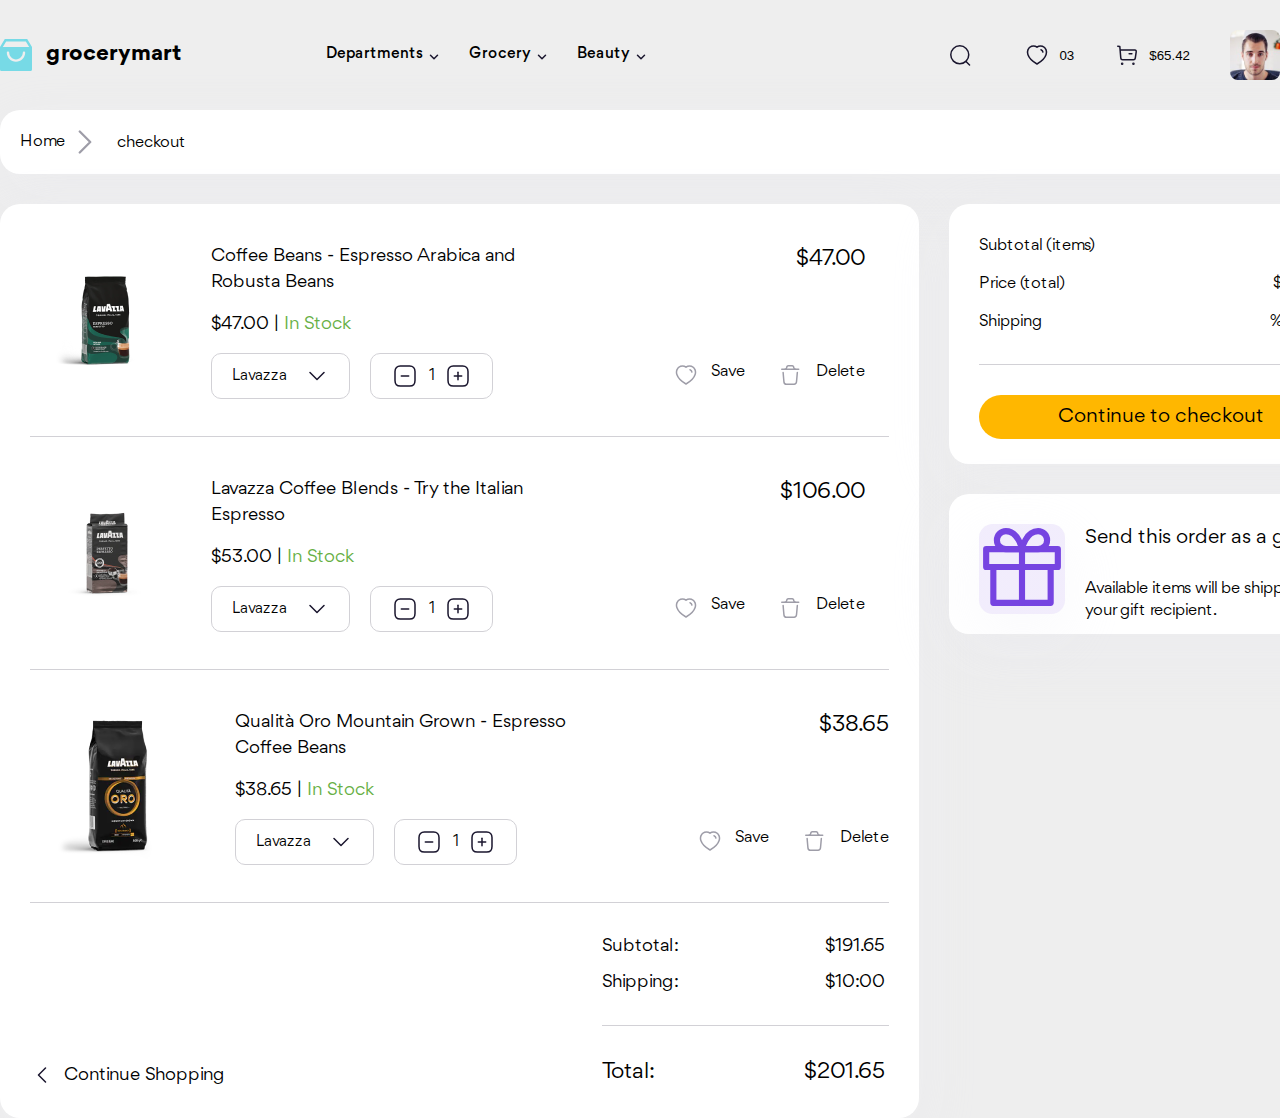
<file: addtocard.html>
<!DOCTYPE html>
<html lang="en" class="">
    <head>
        <meta charset="UTF-8" />
        <meta name="viewport" content="width=device-width, initial-scale=1.0" />
        <link
            rel="stylesheet"
            href="https://cdnjs.cloudflare.com/ajax/libs/font-awesome/4.7.0/css/font-awesome.min.css"
        />
        <title>Grocery Mart</title>

        <!-- Favicon -->
        <link
            rel="apple-touch-icon"
            sizes="76x76"
            href="./assets/favicon/apple-touch-icon.png"
        />
        <link
            rel="icon"
            type="image/png"
            sizes="32x32"
            href="./assets/favicon/favicon-32x32.png"
        />
        <link
            rel="icon"
            type="image/png"
            sizes="16x16"
            href="./assets/favicon/favicon-16x16.png"
        />
        <link rel="manifest" href="./assets/favicon/site.webmanifest" />
        <meta name="msapplication-TileColor" content="#da532c" />
        <meta name="theme-color" content="#ffffff" />

        <link rel="manifest" href="./favicon/site.webmanifest" />
        <meta name="msapplication-TileColor" content="#da532c" />
        <meta name="theme-color" content="#ffffff" />
        <link rel="stylesheet" href="./assets/fonts/stylesheet.css" />
        <link rel="stylesheet" href="./assets/css_profile/addtocard.css" />


        

        
    </head>

    <body style="background-color: #eeeeee">
        <div class="container">
            <div class="menu">
                <a href="/" class="logo">
                    <img
                        src="./assets/img/icon/logo.svg"
                        alt="grocerymart"
                        class="logo__img"
                    />

                    <h1 class="logo__title">grocerymart</h1>
                </a>

                <nav class="tinhnang">
                    <ul class="navbar__list">
                        <li>
                            <a href="" class="navbar__link"
                                >Departments
                                <img
                                    src="./assets/img/icon/arrow-down.svg"
                                    alt=""
                                    class="icon navbar__arrow"
                                />
                            </a>
                        </li>

                        <li>
                            <a href="" class="navbar__link"
                                >Grocery
                                <img
                                    src="./assets/img/icon/arrow-down.svg"
                                    alt=""
                                    class="icon navbar__arrow"
                                />
                            </a>
                        </li>

                        <li>
                            <a href="" class="navbar__link"
                                >Beauty
                                <img
                                    src="./assets/img/icon/arrow-down.svg"
                                    alt=""
                                    class="icon navbar__arrow"
                                />
                            </a>
                        </li>
                    </ul>
                </nav>

                <div class="top-act">
                    <div class="top-act__group top-act__group--single">
                        <button class="top-act__btn">
                            <img
                                src="./assets/img/icon/search.svg"
                                alt=""
                                class="icon top-act__icon"
                            />
                        </button>
                    </div>

                    <div class="top-act__group">
                        <button class="top-act__btn">
                            <img
                                src="./assets/img/icon/heart.svg"
                                alt=""
                                class="icon top-act__icon"
                            />
                            <span class="top-atc__title">03</span>
                        </button>

                        <div class="top-act__separate"></div>

                        <button class="top-act__btn">
                            <img
                                src="./assets/img/icon/buy.svg"
                                alt=""
                                class="icon top-act__icon"
                            />
                            <span class="top-atc__title">$65.42</span>
                        </button>
                    </div>
                    <div class="top-act__user">
                        <img
                            src="./assets/img/avatar.jpg"
                            alt=""
                            class="top-act__avatar"
                        />
                    </div>
                </div>
            </div>

            <div class="middle">
                <div class="filter">
                    <div class="Main-UIHUT">
                        <div class="Location-UIHUT">
                            <div class="Departments1">
                                <h1 style="font-size: 16px; line-height: 24px">
                                    Home
                                </h1>
                                <span class="arrow">
                                    <img
                                        src="./assets/img-add-to-card/Arrow - Right 2.svg"
                                        alt=""
                                    />
                                </span>
                            </div>

                            <div class="Departments2">
                                <p>checkout</p>
                            </div>
                        </div>
                    </div>
                </div>

                <div class="main">
                    <div class="left">
                        <div class="main1">
                            <div class="Product-UIHUT">
                                <img
                                    src="./assets/img-add-to-card/Rectangle 35.png"
                                    alt=""
                                />

                                <div class="Info-UIHUT">
                                    <span class="Title-UIHUT">
                                        <h1
                                            style="
                                                font-size: 18px;
                                                line-height: 26px;
                                                width: 374px;
                                                height: 54px;
                                            "
                                        >
                                            Coffee Beans - Espresso Arabica and
                                            Robusta Beans
                                        </h1>
                                        <div class="tien">
                                            <p>$47.00</p>
                                        </div>
                                    </span>
                                    <h1
                                        style="
                                            font-size: 18px;
                                            line-height: 26px;
                                        "
                                    >
                                        $47.00 |
                                        <span
                                            style="
                                                color: var(
                                                    --green-green,
                                                    #67b044
                                                );
                                            "
                                            >In Stock</span
                                        >
                                    </h1>

                                    <span class="ActionButtons-UIHUT">
                                        <div class="Button-UIHUT">
                                            <div class="lavazza">
                                                <h1
                                                    style="
                                                        font-size: 15px;
                                                        line-height: 22px;
                                                        width: 63px;
                                                        height: 22px;
                                                    "
                                                >
                                                    Lavazza
                                                </h1>
                                                <div class="arrowdown">
                                                    <img
                                                        src="./assets/img-add-to-card/Arrow - Down 2.svg"
                                                        alt=""
                                                    />
                                                </div>
                                            </div>

                                            <div class="trucong">
                                                <div class="tru">
                                                    <img
                                                        src="./assets/img-add-to-card/tru.svg"
                                                        alt=""
                                                    />
                                                </div>

                                                <h1
                                                    style="
                                                        font-size: 15px;
                                                        line-height: 22px;
                                                    "
                                                >
                                                    1
                                                </h1>

                                                <div class="cong">
                                                    <img
                                                        src="./assets/img-add-to-card/cong.svg"
                                                        alt=""
                                                    />
                                                </div>
                                            </div>
                                        </div>

                                        <div class="Action-button">
                                            <div class="save">
                                                <div class="traitim">
                                                    <img
                                                        src="./assets/img-add-to-card/Heart1.svg"
                                                        alt=""
                                                    />
                                                </div>
                                                <h1
                                                    style="
                                                        font-size: 16px;
                                                        line-height: 24px;
                                                    "
                                                >
                                                    Save
                                                </h1>
                                            </div>

                                            <div class="delete">
                                                <div class="xoa">
                                                    <img
                                                        src="./assets/img-add-to-card/Delete.svg"
                                                        alt=""
                                                    />
                                                </div>
                                                <h1
                                                    style="
                                                        font-size: 16px;
                                                        line-height: 24px;
                                                    "
                                                >
                                                    Delete
                                                </h1>
                                            </div>
                                        </div>
                                    </span>
                                </div>
                            </div>

                            <div class="stock"></div>

                            <div class="Product-UIHUT">
                                <img
                                    src="./assets/img-add-to-card/Rectangle 36.png"
                                    alt=""
                                />

                                <div class="Info-UIHUT">
                                    <span class="Title-UIHUT">
                                        <h1
                                            style="
                                                font-size: 18px;
                                                line-height: 26px;
                                                width: 374px;
                                                height: 54px;
                                            "
                                        >
                                            Lavazza Coffee Blends - Try the
                                            Italian Espresso
                                        </h1>
                                        <div class="tien">
                                            <p>$106.00</p>
                                        </div>
                                    </span>
                                    <h1
                                        style="
                                            font-size: 18px;
                                            line-height: 26px;
                                        "
                                    >
                                        $53.00 |
                                        <span
                                            style="
                                                color: var(
                                                    --green-green,
                                                    #67b044
                                                );
                                            "
                                            >In Stock</span
                                        >
                                    </h1>

                                    <span class="ActionButtons-UIHUT">
                                        <div class="Button-UIHUT">
                                            <div class="lavazza">
                                                <h1
                                                    style="
                                                        font-size: 15px;
                                                        line-height: 22px;
                                                        width: 63px;
                                                        height: 22px;
                                                    "
                                                >
                                                    Lavazza
                                                </h1>
                                                <div class="arrowdown">
                                                    <img
                                                        src="./assets/img-add-to-card/Arrow - Down 2.svg"
                                                        alt=""
                                                    />
                                                </div>
                                            </div>

                                            <div class="trucong">
                                                <div class="tru">
                                                    <img
                                                        src="./assets/img-add-to-card/tru.svg"
                                                        alt=""
                                                    />
                                                </div>

                                                <h1
                                                    style="
                                                        font-size: 15px;
                                                        line-height: 22px;
                                                    "
                                                >
                                                    1
                                                </h1>

                                                <div class="cong">
                                                    <img
                                                        src="./assets/img-add-to-card/cong.svg"
                                                        alt=""
                                                    />
                                                </div>
                                            </div>
                                        </div>

                                        <div class="Action-button">
                                            <div class="save">
                                                <div class="traitim">
                                                    <img
                                                        src="./assets/img-add-to-card/Heart1.svg"
                                                        alt=""
                                                    />
                                                </div>
                                                <h1
                                                    style="
                                                        font-size: 16px;
                                                        line-height: 24px;
                                                    "
                                                >
                                                    Save
                                                </h1>
                                            </div>

                                            <div class="delete">
                                                <div class="xoa">
                                                    <img
                                                        src="./assets/img-add-to-card/Delete.svg"
                                                        alt=""
                                                    />
                                                </div>
                                                <h1
                                                    style="
                                                        font-size: 16px;
                                                        line-height: 24px;
                                                    "
                                                >
                                                    Delete
                                                </h1>
                                            </div>
                                        </div>
                                    </span>
                                </div>
                            </div>

                            <div class="stock"></div>

                            <div class="Product-UIHUT">
                                <img
                                    src="./assets/img-add-to-card/Rectangle 75.png"
                                    alt=""
                                />

                                <div class="Info-UIHUT">
                                    <span class="Title-UIHUT">
                                        <h1
                                            style="
                                                font-size: 18px;
                                                line-height: 26px;
                                                width: 374px;
                                                height: 54px;
                                            "
                                        >
                                            Qualità Oro Mountain Grown -
                                            Espresso Coffee Beans
                                        </h1>
                                        <div class="tien">
                                            <p>$38.65</p>
                                        </div>
                                    </span>
                                    <h1
                                        style="
                                            font-size: 18px;
                                            line-height: 26px;
                                        "
                                    >
                                        $38.65 |
                                        <span
                                            style="
                                                color: var(
                                                    --green-green,
                                                    #67b044
                                                );
                                            "
                                            >In Stock</span
                                        >
                                    </h1>

                                    <span class="ActionButtons-UIHUT">
                                        <div class="Button-UIHUT">
                                            <div class="lavazza">
                                                <h1
                                                    style="
                                                        font-size: 15px;
                                                        line-height: 22px;
                                                        width: 63px;
                                                        height: 22px;
                                                    "
                                                >
                                                    Lavazza
                                                </h1>
                                                <div class="arrowdown">
                                                    <img
                                                        src="./assets/img-add-to-card/Arrow - Down 2.svg"
                                                        alt=""
                                                    />
                                                </div>
                                            </div>

                                            <div class="trucong">
                                                <div class="tru">
                                                    <img
                                                        src="./assets/img-add-to-card/tru.svg"
                                                        alt=""
                                                    />
                                                </div>

                                                <h1
                                                    style="
                                                        font-size: 15px;
                                                        line-height: 22px;
                                                    "
                                                >
                                                    1
                                                </h1>

                                                <div class="cong">
                                                    <img
                                                        src="./assets/img-add-to-card/cong.svg"
                                                        alt=""
                                                    />
                                                </div>
                                            </div>
                                        </div>

                                        <div class="Action-button">
                                            <div class="save">
                                                <div class="traitim">
                                                    <img
                                                        src="./assets/img-add-to-card/Heart1.svg"
                                                        alt=""
                                                    />
                                                </div>
                                                <h1
                                                    style="
                                                        font-size: 16px;
                                                        line-height: 24px;
                                                    "
                                                >
                                                    Save
                                                </h1>
                                            </div>

                                            <div class="delete">
                                                <div class="xoa">
                                                    <img
                                                        src="./assets/img-add-to-card/Delete.svg"
                                                        alt=""
                                                    />
                                                </div>
                                                <h1
                                                    style="
                                                        font-size: 16px;
                                                        line-height: 24px;
                                                    "
                                                >
                                                    Delete
                                                </h1>
                                            </div>
                                        </div>
                                    </span>
                                </div>
                            </div>

                            <div class="stock"></div>

                            <div class="Bottom-UIHUT">
                                <div class="frame10">
                                    <div class="arrowleft">
                                        <img
                                            src="./assets/img-add-to-card/Arrow - Left 2.svg"
                                            alt=""
                                        />
                                    </div>

                                    <h1
                                        style="
                                            font-size: 18px;
                                            line-height: 26px;
                                        "
                                    >
                                        Continue Shopping
                                    </h1>
                                </div>

                                <div class="Totalprice-UIHUT">
                                    <div class="Info-UIHUT1">
                                        <div class="Subtotal">
                                            <h1
                                                style="
                                                    font-size: 18px;
                                                    line-height: 26px;
                                                "
                                            >
                                                Subtotal:
                                            </h1>
                                            <h1
                                                style="
                                                    font-size: 18px;
                                                    line-height: 26px;
                                                "
                                            >
                                                $191.65
                                            </h1>
                                        </div>

                                        <div class="Shipping">
                                            <h1
                                                style="
                                                    font-size: 18px;
                                                    line-height: 26px;
                                                "
                                            >
                                                Shipping:
                                            </h1>
                                            <h1
                                                style="
                                                    font-size: 18px;
                                                    line-height: 26px;
                                                "
                                            >
                                                $10:00
                                            </h1>
                                        </div>
                                    </div>

                                    <div class="stock1"></div>

                                    <div class="Total">
                                        <h1
                                            style="
                                                font-size: 22px;
                                                line-height: 32px;
                                            "
                                        >
                                            Total:
                                        </h1>
                                        <h1
                                            style="
                                                font-size: 22px;
                                                line-height: 32px;
                                            "
                                        >
                                            $201.65
                                        </h1>
                                    </div>
                                </div>
                            </div>
                        </div>
                    </div>

                    <div class="Sidebar-UIHUT">
                        <div class="checkout">
                            <div class="Main-UIHUT1">
                                <div class="Info-UIHUT2">
                                    <div class="Subtotal-UIHUT">
                                        <h1
                                            style="
                                                font-size: 16px;
                                                line-height: 24px;
                                            "
                                        >
                                            Subtotal (items)
                                        </h1>
                                        <h1
                                            style="
                                                font-size: 16px;
                                                line-height: 24px;
                                            "
                                        >
                                            3
                                        </h1>
                                    </div>

                                    <div class="Price-UIHUT1">
                                        <h1
                                            style="
                                                font-size: 16px;
                                                line-height: 24px;
                                            "
                                        >
                                            Price (total)
                                        </h1>
                                        <h1
                                            style="
                                                font-size: 16px;
                                                line-height: 24px;
                                            "
                                        >
                                            $191.65
                                        </h1>
                                    </div>

                                    <div class="Shipping1">
                                        <h1
                                            style="
                                                font-size: 16px;
                                                line-height: 24px;
                                            "
                                        >
                                            Shipping
                                        </h1>
                                        <h1
                                            style="
                                                font-size: 16px;
                                                line-height: 24px;
                                            "
                                        >
                                            %10.00
                                        </h1>
                                    </div>
                                </div>

                                <div class="stock2"></div>

                                <div class="Button-UIHUT1">
                                    <h1
                                        style="
                                            font-size: 20px;
                                            line-height: 28px;
                                            margin-left: 69px;
                                        "
                                    >
                                        <a href="./add_shipping.html"
                                            >Continue to checkout</a
                                        >
                                    </h1>
                                </div>
                            </div>
                        </div>

                        <div class="giftcard">
                            <div class="Main-UIHUT2">
                                <div class="gift1">
                                    <img
                                        src="./assets/img-add-to-card/gift 1.svg"
                                        alt=""
                                    />
                                </div>

                                <div class="Title-UIHUT1">
                                    <h1
                                        style="
                                            font-size: 20px;
                                            line-height: 28px;
                                        "
                                    >
                                        Send this order as a gift.
                                    </h1>
                                    <p
                                        style="
                                            font-size: 16px;
                                            line-height: 22px;
                                        "
                                    >
                                        Available items will be shipped to your
                                        gift recipient.
                                    </p>
                                </div>
                            </div>
                        </div>
                    </div>
                </div>
            </div>
        </div>
    </body>

    
</html>
</file>
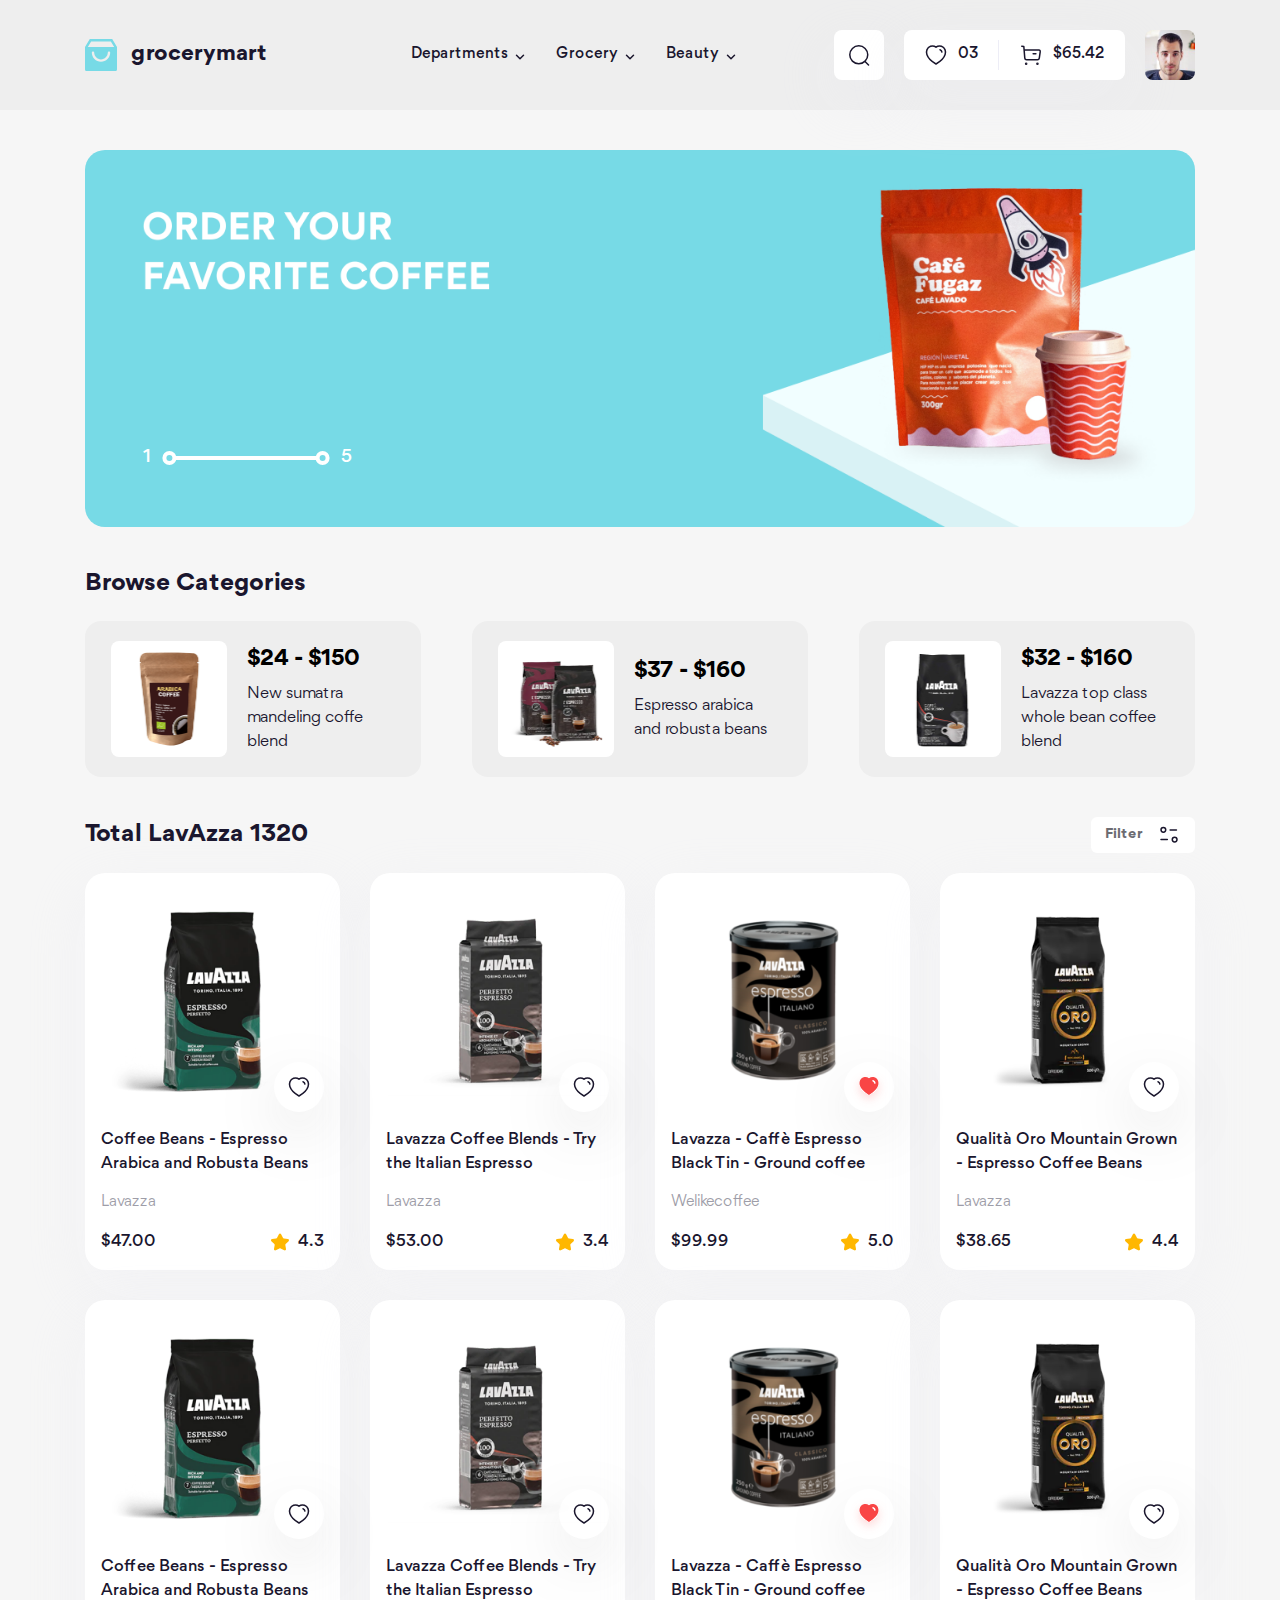
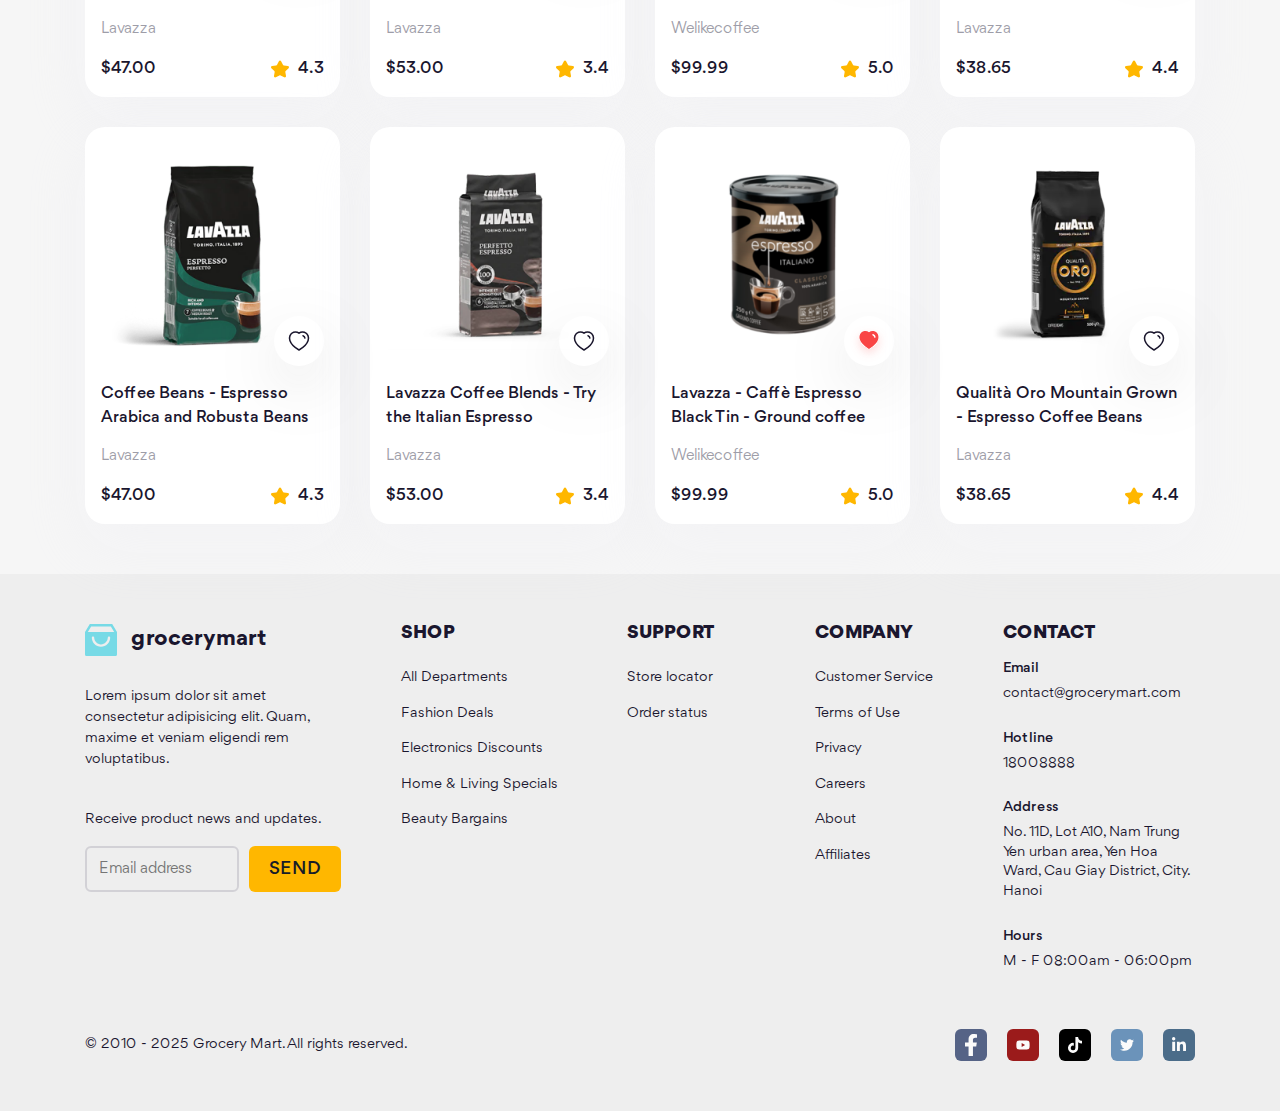
<file: index-logined.html>
<!DOCTYPE html>
<html lang="en">
    <head>
        <meta charset="UTF-8" />
        <meta name="viewport" content="width=device-width, initial-scale=1.0" />
        <title>Grocery Mart</title>

        <!-- Favicon -->
        <link rel="apple-touch-icon" sizes="76x76" href="./assets/favicon/apple-touch-icon.png" />
        <link rel="icon" type="image/png" sizes="32x32" href="./assets/favicon/favicon-32x32.png" />
        <link rel="icon" type="image/png" sizes="16x16" href="./assets/favicon/favicon-16x16.png" />
        <link rel="manifest" href="./assets/favicon/site.webmanifest" />
        <meta name="msapplication-TileColor" content="#da532c" />
        <meta name="theme-color" content="#ffffff" />

        <!-- Fonts -->
        <link rel="stylesheet" href="./assets/fonts/stylesheet.css" />

        <!-- Styles -->
        <link rel="stylesheet" href="./assets/css/main.css" />

        <!-- Scripts -->
        <script src="./assets/js/scripts.js"></script>
    </head>
    <body>
        <!-- Header -->
        <header id="header" class="header"></header>
        <script>
            load("#header", "./templates/header-logined.html");
        </script>

        <!-- MAIN -->
        <main class="container home">
            <!-- Slideshow -->
            <div class="home__container">
                <div class="slideshow">
                    <div class="slideshow__inner">
                        <div class="slideshow__item">
                            <a href="#!" class="slideshow__link">
                                <picture>
                                    <source
                                        media="(max-width: 767.98px)"
                                        srcset="./assets/img/slideshow/item-1-md.png"
                                    />
                                    <img src="./assets/img/slideshow/item-1.png" alt="" class="slideshow__img" />
                                </picture>
                            </a>
                        </div>
                    </div>

                    <div class="slideshow__page">
                        <span class="slideshow__num">1</span>
                        <span class="slideshow__slider"></span>
                        <span class="slideshow__num">5</span>
                    </div>
                </div>
            </div>

            <!-- Browse Categories -->
            <section class="home__container">
                <div class="home__row">
                    <h2 class="home__heading">Browse Categories</h2>
                </div>
                <div class="home__cate row row-cols-3 row-cols-md-1">
                    <!-- Category item 1 -->
                    <div class="col">
                        <a href="#!">
                            <article class="cate-item">
                                <img src="./assets/img/category-item/item-1.png" alt="" class="cate-item__thumb" />
                                <div class="cate-item__info">
                                    <h3 class="cate-item__title">$24 - $150</h3>
                                    <p class="cate-item__desc">New sumatra mandeling coffe blend</p>
                                </div>
                            </article>
                        </a>
                    </div>

                    <!-- Category item 2 -->
                    <div class="col">
                        <a href="#!">
                            <article class="cate-item">
                                <img src="./assets/img/category-item/item-2.png" alt="" class="cate-item__thumb" />
                                <div class="cate-item__info">
                                    <h3 class="cate-item__title">$37 - $160</h3>
                                    <p class="cate-item__desc">Espresso arabica and robusta beans</p>
                                </div>
                            </article>
                        </a>
                    </div>

                    <!-- Category item 3 -->
                    <div class="col">
                        <a href="#!">
                            <article class="cate-item">
                                <img src="./assets/img/category-item/item-3.png" alt="" class="cate-item__thumb" />
                                <div class="cate-item__info">
                                    <h3 class="cate-item__title">$32 - $160</h3>
                                    <p class="cate-item__desc">Lavazza top class whole bean coffee blend</p>
                                </div>
                            </article>
                        </a>
                    </div>
                </div>
            </section>

            <!-- Browse Products -->
            <section class="home__container">
                <div class="home__row">
                    <h2 class="home__heading">Total LavAzza 1320</h2>
                    <div class="filter-wrap">
                        <button class="filter-btn js-toggle" toggle-target="#home-filter">
                            Filter
                            <img src="./assets/icons/filter.svg" alt="" class="filter-btn__icon icon" />
                        </button>

                        <div id="home-filter" class="filter hide">
                            <img src="./assets/icons/arrow-up.png" alt="" class="filter__arrow" />
                            <h3 class="filter__heading">Filter</h3>
                            <form action="" class="filter__form form">
                                <div class="filter__row filter__content">
                                    <!-- Filter column 1 -->
                                    <div class="filter__col">
                                        <label for="" class="form__label">Price</label>
                                        <div class="filter__form-group">
                                            <div
                                                class="filter__form-slider"
                                                style="--min-value: 10%; --max-value: 60%"
                                            ></div>
                                        </div>
                                        <div class="filter__form-group filter__form-group--inline">
                                            <div>
                                                <label for="" class="form__label form__label--small"> Minimum </label>
                                                <div class="filter__form-text-input filter__form-text-input--small">
                                                    <input
                                                        type="text"
                                                        name=""
                                                        id=""
                                                        class="filter__form-input"
                                                        value="$30.00"
                                                    />
                                                </div>
                                            </div>
                                            <div>
                                                <label for="" class="form__label form__label--small"> Maximum </label>
                                                <div class="filter__form-text-input filter__form-text-input--small">
                                                    <input
                                                        type="text"
                                                        name=""
                                                        id=""
                                                        class="filter__form-input"
                                                        value="$100.00"
                                                    />
                                                </div>
                                            </div>
                                        </div>
                                    </div>

                                    <div class="filter__separate"></div>

                                    <!-- Filter column 2 -->
                                    <div class="filter__col">
                                        <label for="" class="form__label">Size/Weight</label>
                                        <div class="filter__form-group">
                                            <div class="form__select-wrap">
                                                <div class="form__select" style="--width: 158px">
                                                    500g
                                                    <img
                                                        src="./assets/icons/select-arrow.svg"
                                                        alt=""
                                                        class="form__select-arrow icon"
                                                    />
                                                </div>
                                                <div class="form__select">
                                                    Gram
                                                    <img
                                                        src="./assets/icons/select-arrow.svg"
                                                        alt=""
                                                        class="form__select-arrow icon"
                                                    />
                                                </div>
                                            </div>
                                        </div>
                                        <div class="filter__form-group">
                                            <div class="form__tags">
                                                <button class="form__tag">Small</button>
                                                <button class="form__tag">Medium</button>
                                                <button class="form__tag">Large</button>
                                            </div>
                                        </div>
                                    </div>

                                    <div class="filter__separate"></div>

                                    <!-- Filter column 3 -->
                                    <div class="filter__col">
                                        <label for="" class="form__label">Brand</label>
                                        <div class="filter__form-group">
                                            <div class="filter__form-text-input">
                                                <input
                                                    type="text"
                                                    name=""
                                                    id=""
                                                    placeholder="Search brand name"
                                                    class="filter__form-input"
                                                />
                                                <img
                                                    src="./assets/icons/search.svg"
                                                    alt=""
                                                    class="filter__form-input-icon icon"
                                                />
                                            </div>
                                        </div>
                                        <div class="filter__form-group">
                                            <div class="form__tags">
                                                <button class="form__tag">Lavazza</button>
                                                <button class="form__tag">Nescafe</button>
                                                <button class="form__tag">Starbucks</button>
                                            </div>
                                        </div>
                                    </div>
                                </div>
                                <div class="filter__row filter__footer">
                                    <button class="btn btn--text filter__cancel js-toggle" toggle-target="#home-filter">
                                        Cancel
                                    </button>
                                    <button
                                        class="btn btn--primary filter__submit js-toggle"
                                        toggle-target="#home-filter"
                                    >
                                        Show Result
                                    </button>
                                </div>
                            </form>
                        </div>
                    </div>
                </div>

                <div class="row row-cols-4 row-cols-lg-2 row-cols-sm-1 g-3">
                    <!-- Product card 1 -->
                    <div class="col">
                        <article class="product-card">
                            <div class="product-card__img-wrap">
                                <a href="./product-detail.html">
                                    <img src="./assets/img/product/item-1.png" alt="" class="product-card__thumb" />
                                </a>
                                <button class="like-btn product-card__like-btn">
                                    <img src="./assets/icons/heart.svg" alt="" class="like-btn__icon icon" />
                                    <img src="./assets/icons/heart-red.svg" alt="" class="like-btn__icon--liked" />
                                </button>
                            </div>
                            <h3 class="product-card__title">
                                <a href="./product-detail.html">Coffee Beans - Espresso Arabica and Robusta Beans</a>
                            </h3>
                            <p class="product-card__brand">Lavazza</p>
                            <div class="product-card__row">
                                <span class="product-card__price">$47.00</span>
                                <img src="./assets/icons/star.svg" alt="" class="product-card__star" />
                                <span class="product-card__score">4.3</span>
                            </div>
                        </article>
                    </div>

                    <!-- Product card 2 -->
                    <div class="col">
                        <article class="product-card">
                            <div class="product-card__img-wrap">
                                <a href="./product-detail.html">
                                    <img src="./assets/img/product/item-2.png" alt="" class="product-card__thumb" />
                                </a>
                                <button class="like-btn product-card__like-btn">
                                    <img src="./assets/icons/heart.svg" alt="" class="like-btn__icon icon" />
                                    <img src="./assets/icons/heart-red.svg" alt="" class="like-btn__icon--liked" />
                                </button>
                            </div>
                            <h3 class="product-card__title">
                                <a href="./product-detail.html">Lavazza Coffee Blends - Try the Italian Espresso</a>
                            </h3>
                            <p class="product-card__brand">Lavazza</p>
                            <div class="product-card__row">
                                <span class="product-card__price">$53.00</span>
                                <img src="./assets/icons/star.svg" alt="" class="product-card__star" />
                                <span class="product-card__score">3.4</span>
                            </div>
                        </article>
                    </div>

                    <!-- Product card 3 -->
                    <div class="col">
                        <article class="product-card">
                            <div class="product-card__img-wrap">
                                <a href="./product-detail.html">
                                    <img src="./assets/img/product/item-3.png" alt="" class="product-card__thumb" />
                                </a>
                                <button class="like-btn like-btn--liked product-card__like-btn">
                                    <img src="./assets/icons/heart.svg" alt="" class="like-btn__icon icon" />
                                    <img src="./assets/icons/heart-red.svg" alt="" class="like-btn__icon--liked" />
                                </button>
                            </div>
                            <h3 class="product-card__title">
                                <a href="./product-detail.html">Lavazza - Caffè Espresso Black Tin - Ground coffee</a>
                            </h3>
                            <p class="product-card__brand">Welikecoffee</p>
                            <div class="product-card__row">
                                <span class="product-card__price">$99.99</span>
                                <img src="./assets/icons/star.svg" alt="" class="product-card__star" />
                                <span class="product-card__score">5.0</span>
                            </div>
                        </article>
                    </div>

                    <!-- Product card 4 -->
                    <div class="col">
                        <article class="product-card">
                            <div class="product-card__img-wrap">
                                <a href="./product-detail.html">
                                    <img src="./assets/img/product/item-4.png" alt="" class="product-card__thumb" />
                                </a>
                                <button class="like-btn product-card__like-btn">
                                    <img src="./assets/icons/heart.svg" alt="" class="like-btn__icon icon" />
                                    <img src="./assets/icons/heart-red.svg" alt="" class="like-btn__icon--liked" />
                                </button>
                            </div>
                            <h3 class="product-card__title">
                                <a href="./product-detail.html">Qualità Oro Mountain Grown - Espresso Coffee Beans</a>
                            </h3>
                            <p class="product-card__brand">Lavazza</p>
                            <div class="product-card__row">
                                <span class="product-card__price">$38.65</span>
                                <img src="./assets/icons/star.svg" alt="" class="product-card__star" />
                                <span class="product-card__score">4.4</span>
                            </div>
                        </article>
                    </div>

                    <!-- Product card 5 -->
                    <div class="col">
                        <article class="product-card">
                            <div class="product-card__img-wrap">
                                <a href="./product-detail.html">
                                    <img src="./assets/img/product/item-1.png" alt="" class="product-card__thumb" />
                                </a>
                                <button class="like-btn product-card__like-btn">
                                    <img src="./assets/icons/heart.svg" alt="" class="like-btn__icon icon" />
                                    <img src="./assets/icons/heart-red.svg" alt="" class="like-btn__icon--liked" />
                                </button>
                            </div>
                            <h3 class="product-card__title">
                                <a href="./product-detail.html">Coffee Beans - Espresso Arabica and Robusta Beans</a>
                            </h3>
                            <p class="product-card__brand">Lavazza</p>
                            <div class="product-card__row">
                                <span class="product-card__price">$47.00</span>
                                <img src="./assets/icons/star.svg" alt="" class="product-card__star" />
                                <span class="product-card__score">4.3</span>
                            </div>
                        </article>
                    </div>

                    <!-- Product card 6 -->
                    <div class="col">
                        <article class="product-card">
                            <div class="product-card__img-wrap">
                                <a href="./product-detail.html">
                                    <img src="./assets/img/product/item-2.png" alt="" class="product-card__thumb" />
                                </a>
                                <button class="like-btn product-card__like-btn">
                                    <img src="./assets/icons/heart.svg" alt="" class="like-btn__icon icon" />
                                    <img src="./assets/icons/heart-red.svg" alt="" class="like-btn__icon--liked" />
                                </button>
                            </div>
                            <h3 class="product-card__title">
                                <a href="./product-detail.html">Lavazza Coffee Blends - Try the Italian Espresso</a>
                            </h3>
                            <p class="product-card__brand">Lavazza</p>
                            <div class="product-card__row">
                                <span class="product-card__price">$53.00</span>
                                <img src="./assets/icons/star.svg" alt="" class="product-card__star" />
                                <span class="product-card__score">3.4</span>
                            </div>
                        </article>
                    </div>

                    <!-- Product card 7 -->
                    <div class="col">
                        <article class="product-card">
                            <div class="product-card__img-wrap">
                                <a href="./product-detail.html">
                                    <img src="./assets/img/product/item-3.png" alt="" class="product-card__thumb" />
                                </a>
                                <button class="like-btn like-btn--liked product-card__like-btn">
                                    <img src="./assets/icons/heart.svg" alt="" class="like-btn__icon icon" />
                                    <img src="./assets/icons/heart-red.svg" alt="" class="like-btn__icon--liked" />
                                </button>
                            </div>
                            <h3 class="product-card__title">
                                <a href="./product-detail.html">Lavazza - Caffè Espresso Black Tin - Ground coffee</a>
                            </h3>
                            <p class="product-card__brand">Welikecoffee</p>
                            <div class="product-card__row">
                                <span class="product-card__price">$99.99</span>
                                <img src="./assets/icons/star.svg" alt="" class="product-card__star" />
                                <span class="product-card__score">5.0</span>
                            </div>
                        </article>
                    </div>

                    <!-- Product card 8 -->
                    <div class="col">
                        <article class="product-card">
                            <div class="product-card__img-wrap">
                                <a href="./product-detail.html">
                                    <img src="./assets/img/product/item-4.png" alt="" class="product-card__thumb" />
                                </a>
                                <button class="like-btn product-card__like-btn">
                                    <img src="./assets/icons/heart.svg" alt="" class="like-btn__icon icon" />
                                    <img src="./assets/icons/heart-red.svg" alt="" class="like-btn__icon--liked" />
                                </button>
                            </div>
                            <h3 class="product-card__title">
                                <a href="./product-detail.html">Qualità Oro Mountain Grown - Espresso Coffee Beans</a>
                            </h3>
                            <p class="product-card__brand">Lavazza</p>
                            <div class="product-card__row">
                                <span class="product-card__price">$38.65</span>
                                <img src="./assets/icons/star.svg" alt="" class="product-card__star" />
                                <span class="product-card__score">4.4</span>
                            </div>
                        </article>
                    </div>

                    <!-- Product card 9 -->
                    <div class="col">
                        <article class="product-card">
                            <div class="product-card__img-wrap">
                                <a href="./product-detail.html">
                                    <img src="./assets/img/product/item-1.png" alt="" class="product-card__thumb" />
                                </a>
                                <button class="like-btn product-card__like-btn">
                                    <img src="./assets/icons/heart.svg" alt="" class="like-btn__icon icon" />
                                    <img src="./assets/icons/heart-red.svg" alt="" class="like-btn__icon--liked" />
                                </button>
                            </div>
                            <h3 class="product-card__title">
                                <a href="./product-detail.html">Coffee Beans - Espresso Arabica and Robusta Beans</a>
                            </h3>
                            <p class="product-card__brand">Lavazza</p>
                            <div class="product-card__row">
                                <span class="product-card__price">$47.00</span>
                                <img src="./assets/icons/star.svg" alt="" class="product-card__star" />
                                <span class="product-card__score">4.3</span>
                            </div>
                        </article>
                    </div>

                    <!-- Product card 10 -->
                    <div class="col">
                        <article class="product-card">
                            <div class="product-card__img-wrap">
                                <a href="./product-detail.html">
                                    <img src="./assets/img/product/item-2.png" alt="" class="product-card__thumb" />
                                </a>
                                <button class="like-btn product-card__like-btn">
                                    <img src="./assets/icons/heart.svg" alt="" class="like-btn__icon icon" />
                                    <img src="./assets/icons/heart-red.svg" alt="" class="like-btn__icon--liked" />
                                </button>
                            </div>
                            <h3 class="product-card__title">
                                <a href="./product-detail.html">Lavazza Coffee Blends - Try the Italian Espresso</a>
                            </h3>
                            <p class="product-card__brand">Lavazza</p>
                            <div class="product-card__row">
                                <span class="product-card__price">$53.00</span>
                                <img src="./assets/icons/star.svg" alt="" class="product-card__star" />
                                <span class="product-card__score">3.4</span>
                            </div>
                        </article>
                    </div>

                    <!-- Product card 11 -->
                    <div class="col">
                        <article class="product-card">
                            <div class="product-card__img-wrap">
                                <a href="./product-detail.html">
                                    <img src="./assets/img/product/item-3.png" alt="" class="product-card__thumb" />
                                </a>
                                <button class="like-btn like-btn--liked product-card__like-btn">
                                    <img src="./assets/icons/heart.svg" alt="" class="like-btn__icon icon" />
                                    <img src="./assets/icons/heart-red.svg" alt="" class="like-btn__icon--liked" />
                                </button>
                            </div>
                            <h3 class="product-card__title">
                                <a href="./product-detail.html">Lavazza - Caffè Espresso Black Tin - Ground coffee</a>
                            </h3>
                            <p class="product-card__brand">Welikecoffee</p>
                            <div class="product-card__row">
                                <span class="product-card__price">$99.99</span>
                                <img src="./assets/icons/star.svg" alt="" class="product-card__star" />
                                <span class="product-card__score">5.0</span>
                            </div>
                        </article>
                    </div>

                    <!-- Product card 12 -->
                    <div class="col">
                        <article class="product-card">
                            <div class="product-card__img-wrap">
                                <a href="./product-detail.html">
                                    <img src="./assets/img/product/item-4.png" alt="" class="product-card__thumb" />
                                </a>
                                <button class="like-btn product-card__like-btn">
                                    <img src="./assets/icons/heart.svg" alt="" class="like-btn__icon icon" />
                                    <img src="./assets/icons/heart-red.svg" alt="" class="like-btn__icon--liked" />
                                </button>
                            </div>
                            <h3 class="product-card__title">
                                <a href="./product-detail.html">Qualità Oro Mountain Grown - Espresso Coffee Beans</a>
                            </h3>
                            <p class="product-card__brand">Lavazza</p>
                            <div class="product-card__row">
                                <span class="product-card__price">$38.65</span>
                                <img src="./assets/icons/star.svg" alt="" class="product-card__star" />
                                <span class="product-card__score">4.4</span>
                            </div>
                        </article>
                    </div>
                </div>
            </section>
        </main>

        <!-- Footer -->
        <footer id="footer" class="footer"></footer>
        <script>
            load("#footer", "./templates/footer.html");
        </script>
    </body>
</html>
</file>
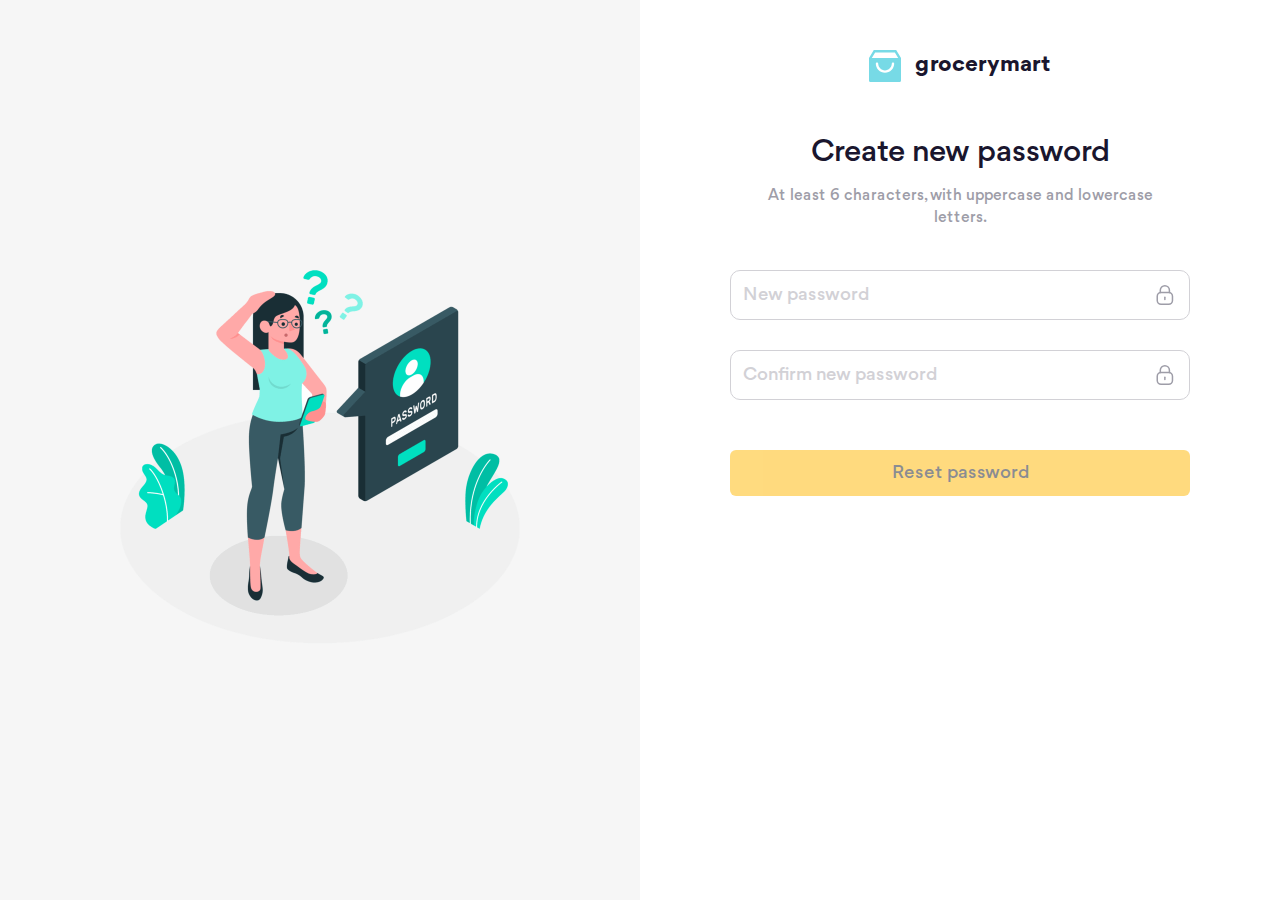
<file: new-password.html>
<!DOCTYPE html>
<html lang="en">
    <head>
        <meta charset="UTF-8" />
        <meta name="viewport" content="width=device-width, initial-scale=1.0" />
        <title>Create new password | Grocery Mart</title>

        <!-- Favicon -->
        <link rel="apple-touch-icon" sizes="76x76" href="./assets/favicon/apple-touch-icon.png" />
        <link rel="icon" type="image/png" sizes="32x32" href="./assets/favicon/favicon-32x32.png" />
        <link rel="icon" type="image/png" sizes="16x16" href="./assets/favicon/favicon-16x16.png" />
        <link rel="manifest" href="./assets/favicon/site.webmanifest" />
        <meta name="msapplication-TileColor" content="#da532c" />
        <meta name="theme-color" content="#ffffff" />

        <!-- Fonts -->
        <link rel="stylesheet" href="./assets/fonts/stylesheet.css" />

        <!-- Styles -->
        <link rel="stylesheet" href="./assets/css/main.css" />

        <!-- Scripts -->
        <script src="./assets/js/scripts.js"></script>
    </head>
    <body>
        <main class="auth">
            <!-- Auth intro -->
            <div class="auth__intro d-md-none">
                <img src="./assets/img/auth/forgot-password.png" alt="" class="auth__intro-img" />
            </div>

            <!-- Auth content -->
            <div class="auth__content">
                <div class="auth__content-inner">
                    <a href="./" class="logo">
                        <img src="./assets/icons/logo.svg" alt="grocerymart" class="logo__img" />
                        <h2 class="logo__title">grocerymart</h2>
                    </a>
                    <h1 class="auth__heading">Create new password</h1>
                    <p class="auth__desc">At least 6 characters, with uppercase and lowercase letters.</p>
                    <form action="./sign-in.html" class="form auth__form auth__form-forgot">
                        <div class="form__group">
                            <div class="form__text-input">
                                <input
                                    type="password"
                                    name=""
                                    id=""
                                    placeholder="New password"
                                    class="form__input"
                                    required
                                    minlength="6"
                                />
                                <img src="./assets/icons/lock.svg" alt="" class="form__input-icon" />
                                <img src="./assets/icons/form-error.svg" alt="" class="form__input-icon-error" />
                            </div>
                            <p class="form__error">Password must be at least 6 characters</p>
                        </div>
                        <div class="form__group">
                            <div class="form__text-input">
                                <input
                                    type="password"
                                    name=""
                                    id=""
                                    placeholder="Confirm new password"
                                    class="form__input"
                                    required
                                    minlength="6"
                                />
                                <img src="./assets/icons/lock.svg" alt="" class="form__input-icon" />
                                <img src="./assets/icons/form-error.svg" alt="" class="form__input-icon-error" />
                            </div>
                            <p class="form__error">Password must be at least 6 characters</p>
                        </div>
                        <div class="form__group auth__btn-group">
                            <button class="btn btn--primary auth__btn form__submit-btn">Reset password</button>
                        </div>
                    </form>
                </div>
            </div>
        </main>
        <script>
            window.dispatchEvent(new Event("template-loaded"));
        </script>
    </body>
</html>
</file>
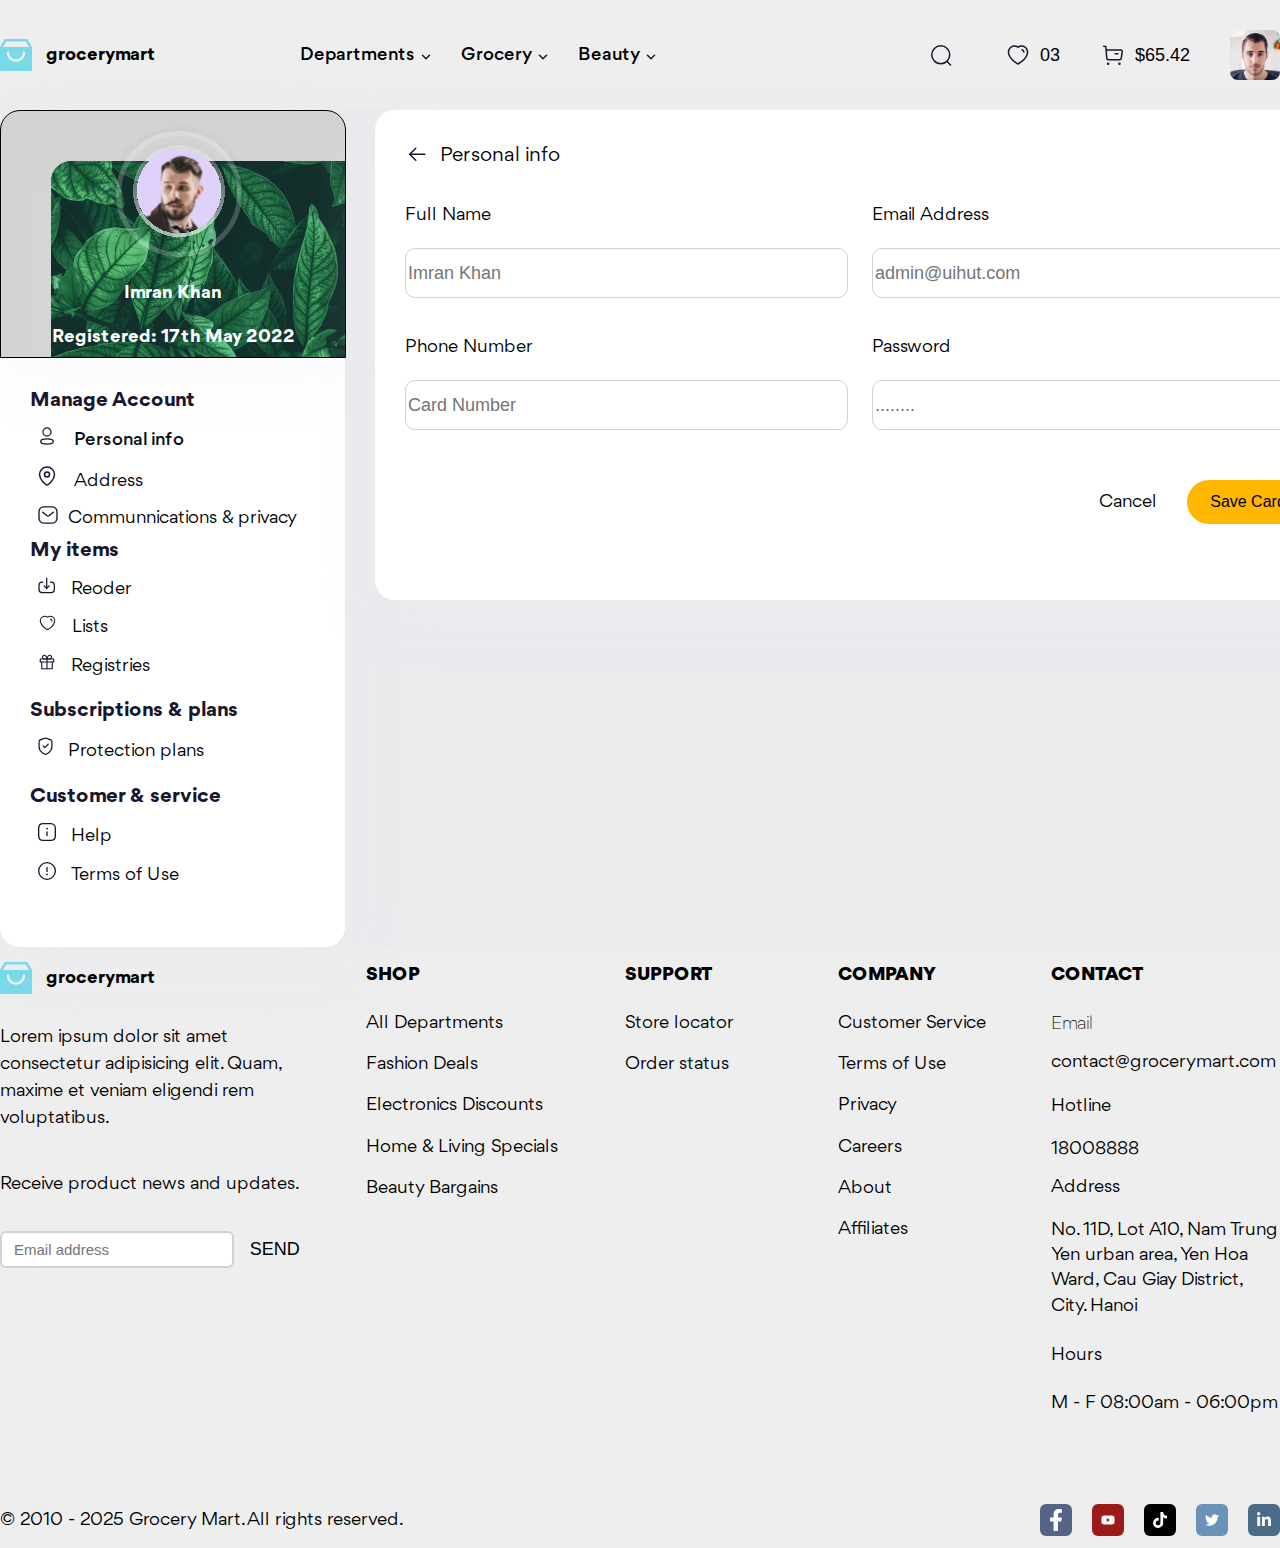
<file: person_info.html>
<!DOCTYPE html>
<html lang="en" class="">
    <head>
        <meta charset="UTF-8" />
        <meta name="viewport" content="width=device-width, initial-scale=1.0" />
        <link
            rel="stylesheet"
            href="https://cdnjs.cloudflare.com/ajax/libs/font-awesome/4.7.0/css/font-awesome.min.css"
        />
        <title>Grocery Mart</title>

        <!-- Favicon -->
        <link
            rel="apple-touch-icon"
            sizes="76x76"
            href="./assets/favicon/apple-touch-icon.png"
        />
        <link
            rel="icon"
            type="image/png"
            sizes="32x32"
            href="./assets/favicon/favicon-32x32.png"
        />
        <link
            rel="icon"
            type="image/png"
            sizes="16x16"
            href="./assets/favicon/favicon-16x16.png"
        />
        <link rel="manifest" href="./assets/favicon/site.webmanifest" />
        <meta name="msapplication-TileColor" content="#da532c" />
        <meta name="theme-color" content="#ffffff" />

        <link rel="manifest" href="./favicon/site.webmanifest" />
        <meta name="msapplication-TileColor" content="#da532c" />
        <meta name="theme-color" content="#ffffff" />
        <link rel="stylesheet" href="./assets/fonts/stylesheet.css" />
        <link rel="stylesheet" href="./assets/css_profile/person_info.css" />
    </head>

    <body style="background-color: #eeeeee">
        <div class="container">
            <div class="menu">
                <a href="/" class="logo">
                    <img
                        src="./assets/img/icon/logo.svg"
                        alt="grocerymart"
                        class="logo__img"
                    />

                    <h1 class="logo__title">grocerymart</h1>
                </a>

                <nav class="tinhnang">
                    <ul class="navbar__list">
                        <li>
                            <a href="" class="navbar__link"
                                >Departments
                                <img
                                    src="./assets/img/icon/arrow-down.svg"
                                    alt=""
                                    class="icon navbar__arrow"
                                />
                            </a>
                        </li>

                        <li>
                            <a href="" class="navbar__link"
                                >Grocery
                                <img
                                    src="./assets/img/icon/arrow-down.svg"
                                    alt=""
                                    class="icon navbar__arrow"
                                />
                            </a>
                        </li>

                        <li>
                            <a href="" class="navbar__link"
                                >Beauty
                                <img
                                    src="./assets/img/icon/arrow-down.svg"
                                    alt=""
                                    class="icon navbar__arrow"
                                />
                            </a>
                        </li>
                    </ul>
                </nav>

                <div class="top-act">
                    <div class="top-act__group top-act__group--single">
                        <button class="top-act__btn">
                            <img
                                src="./assets/img/icon/search.svg"
                                alt=""
                                class="icon top-act__icon"
                            />
                        </button>
                    </div>

                    <div class="top-act__group">
                        <button class="top-act__btn">
                            <img
                                src="./assets/img/icon/heart.svg"
                                alt=""
                                class="icon top-act__icon"
                            />
                            <span class="top-atc__title">03</span>
                        </button>

                        <div class="top-act__separate"></div>

                        <button class="top-act__btn">
                            <img
                                src="./assets/img/icon/buy.svg"
                                alt=""
                                class="icon top-act__icon"
                            />
                            <span class="top-atc__title">$65.42</span>
                        </button>
                    </div>
                    <div class="top-act__user">
                        <img
                            src="./assets/img/avatar.jpg"
                            alt=""
                            class="top-act__avatar"
                        />
                    </div>
                </div>
            </div>
            <div class="middle">
                <div class="left">
                    <div class="thongtin">
                        <div class="profile">
                            <img src="/assets/img/icon/Ellipse 3.svg" alt="" />
                            <div class="name">
                                <p>Imran Khan</p>
                                <p>Registered: 17th May 2022</p>
                            </div>
                        </div>
                    </div>

                    <div class="main">
                        <ul class="manage-account">
                            <h1>Manage Account</h1>
                            <li class="personal">
                                <span class="user">
                                    <img
                                        src="/assets/img/icon/Profile.svg"
                                        style="width: 14.34px; height: 18.406px"
                                        alt=""
                                    />
                                </span>
                                <span class="personal-info">Personal info</span>
                            </li>

                            <li class="address" style="margin-left: 3px">
                                <span class="add" style="width: 14px">
                                    <img
                                        src="/assets/img/icon/Location.svg"
                                        alt=""
                                    />
                                </span>
                                <span class="ress" style="margin-left: 13px"
                                    >Address</span
                                >
                            </li>

                            <li
                                class="communnications-privacy"
                                style="margin-left: 3px; 
                                       display: flex;
                                       justify-content: center;
                                       align-items: center;

                                "
                            >
                                <span class="communications">
                                    <img
                                        src="/assets/img/icon/Message.svg"
                                        style="width: 20px; height: 18px"
                                        alt=""
                                    />
                                </span>

                                <span class="privacy" style="white-space: nowrap;"
                                    >Communnications & privacy</span
                                >
                            </li>
                        </ul>

                        <ul class="myitems">
                            <h1>My items</h1>
                            <li class="reorder" style="margin-left: 3px">
                                <span class="re">
                                    <img
                                        src="/assets/img/icon/Downlaod.svg"
                                        style="width: 18.5px; height: 17px"
                                        alt=""
                                    />
                                </span>

                                <span class="order">Reoder</span>
                            </li>

                            <li class="lists" style="margin-left: 3px">
                                <span class="li">
                                    <img
                                        src="/assets/img/icon/heart.svg"
                                        style="width: 19px; height: 18px"
                                        alt=""
                                    />
                                </span>

                                <span class="sts">Lists</span>
                            </li>

                            <li class="registries" style="margin-left: 3px">
                                <span
                                    class="regis"
                                    style="width: 24px; height: 24px"
                                >
                                    <img
                                        src="/assets/img/icon/gift.svg"
                                        style="width: 18px; height: 18px"
                                        alt=""
                                    />
                                </span>
                                <span class="tries">Registries</span>
                            </li>
                        </ul>

                        <ul class="subscriptions">
                            <h1>Subscriptions & plans</h1>
                            <li
                                class="protection-plans"
                                style="margin-left: 3px"
                            >
                                <span class="protection">
                                    <img
                                        src="/assets/img/icon/Shield Done.svg"
                                        style="width: 15.5px; height: 19px"
                                        alt=""
                                    />
                                </span>
                                <span class="plans">Protection plans</span>
                            </li>
                        </ul>

                        <ul class="customer-service">
                            <h1>Customer & service</h1>
                            <li class="help" style="margin-left: 3px">
                                <span class="he">
                                    <img
                                        src="/assets/img/icon/Info Square.svg"
                                        style="width: 18, 5px; height: 18.5px"
                                        alt=""
                                    />
                                </span>
                                <span class="lp">Help</span>
                            </li>

                            <li class="termsof-use" style="margin-left: 3px">
                                <span class="terms">
                                    <img
                                        src="/assets/img/icon/Danger Circle.svg"
                                        style="width: 18, 5px; height: 18.5px"
                                        alt=""
                                    />
                                </span>
                                <span class="ofuse">Terms of Use</span>
                            </li>
                        </ul>
                    </div>
                </div>

                <div class="right">
                    <div class="addcredit">
                        <div class="main1">
                            <div class="main2">
                                <div class="title">
                                    <div class="arrow-left">
                                        <img
                                            src="/assets/img/profile_img/Arrow - Left.svg"
                                            alt=""
                                        />
                                    </div>
                                    <h1 class="debit">Personal info</h1>
                                </div>

                                <div class="input-data">
                                    <div class="inputdata1">
                                        <div class="input-data1">
                                            <div class="first-name">
                                                <h1
                                                    style="
                                                        font-size: 18px;
                                                        line-height: 26px;
                                                    "
                                                >
                                                    Full Name
                                                </h1>
                                                <input
                                                    type="text"
                                                    placeholder="Imran Khan"
                                                    style="
                                                        border-radius: 10px;
                                                        border: 1px solid
                                                            var(
                                                                --secondary-color-secondary-3,
                                                                #d2d1d6
                                                            );
                                                        width: 437px;
                                                        height: 50px;
                                                    "
                                                />
                                            </div>
                                        </div>

                                        <div class="input-data1">
                                            <div class="first-name">
                                                <h1
                                                    style="
                                                        font-size: 18px;
                                                        line-height: 26px;
                                                    "
                                                >
                                                    Phone Number
                                                </h1>
                                                <input
                                                    type="text"
                                                    placeholder="Card Number"
                                                    style="
                                                        border-radius: 10px;
                                                        border: 1px solid
                                                            var(
                                                                --secondary-color-secondary-3,
                                                                #d2d1d6
                                                            );
                                                        width: 437px;
                                                        height: 50px;
                                                    "
                                                />
                                            </div>
                                        </div>
                                    </div>

                                    <div class="inputdata2">
                                        <div class="input-data2">
                                            <div class="last-name">
                                                <h1
                                                    style="
                                                        font-size: 18px;
                                                        line-height: 26px;
                                                    "
                                                >
                                                    Email Address
                                                </h1>
                                                <input
                                                    type="text"
                                                    placeholder="admin@uihut.com"
                                                    style="
                                                        border-radius: 10px;
                                                        border: 1px solid
                                                            var(
                                                                --secondary-color-secondary-3,
                                                                #d2d1d6
                                                            );
                                                        width: 437px;
                                                        height: 50px;
                                                    "
                                                />
                                            </div>
                                        </div>

                                        <div class="input-data2">
                                            <div class="last-name">
                                                <h1
                                                    style="
                                                        font-size: 18px;
                                                        line-height: 26px;
                                                    "
                                                >
                                                    Password
                                                </h1>
                                                <input
                                                    type="text"
                                                    placeholder="........"
                                                    style="
                                                        border-radius: 10px;
                                                        border: 1px solid
                                                            var(
                                                                --secondary-color-secondary-3,
                                                                #d2d1d6
                                                            );
                                                        width: 437px;
                                                        height: 50px;
                                                    "
                                                />
                                            </div>
                                        </div>
                                    </div>
                                </div>
                            </div>
                            <div class="frame23">
                                <h1>Cancel</h1>
                                <button class="save-card">Save Card</button>
                            </div>
                        </div>
                    </div>
                </div>
            </div>

            <div class="footer__row">
                <div class="footer__col1">
                    <a href="./" class="logo footer__logo">
                        <img
                            src="./assets/img/icon/logo.svg"
                            alt="grocerymart"
                            class="logo__img"
                        />
                        <h1 class="logo__title">grocerymart</h1>
                    </a>
                    <p class="footer__desc">
                        Lorem ipsum dolor sit amet consectetur adipisicing elit.
                        Quam, maxime et veniam eligendi rem voluptatibus.
                    </p>

                    <p class="footer__help-text">
                        Receive product news and updates.
                    </p>
                    <form action="" class="footer__form">
                        <input
                            type="text"
                            class="footer__input"
                            placeholder="Email address"
                        />
                        <button class="btn btn--primary">SEND</button>
                    </form>
                </div>

                <div class="footer__col">
                    <h3 class="footer__heading">Shop</h3>
                    <ul class="footer__list">
                        <li>
                            <a href="#!" class="footer__link"
                                >All Departments</a
                            >
                        </li>
                        <li>
                            <a href="#!" class="footer__link">Fashion Deals</a>
                        </li>
                        <li>
                            <a href="#!" class="footer__link"
                                >Electronics Discounts</a
                            >
                        </li>
                        <li>
                            <a href="#!" class="footer__link"
                                >Home & Living Specials</a
                            >
                        </li>
                        <li>
                            <a href="#!" class="footer__link"
                                >Beauty Bargains</a
                            >
                        </li>
                    </ul>
                </div>

                <div class="footer__col">
                    <h3 class="footer__heading">Support</h3>
                    <ul class="footer__list">
                        <li>
                            <a href="#!" class="footer__link">Store locator</a>
                        </li>
                        <li>
                            <a href="#!" class="footer__link">Order status</a>
                        </li>
                    </ul>
                </div>

                <div class="footer__col">
                    <h3 class="footer__heading">Company</h3>
                    <ul class="footer__list">
                        <li>
                            <a href="#!" class="footer__link"
                                >Customer Service</a
                            >
                        </li>
                        <li>
                            <a href="#!" class="footer__link">Terms of Use</a>
                        </li>
                        <li>
                            <a href="#!" class="footer__link">Privacy</a>
                        </li>
                        <li>
                            <a href="#!" class="footer__link">Careers</a>
                        </li>
                        <li>
                            <a href="#!" class="footer__link">About</a>
                        </li>
                        <li>
                            <a href="#!" class="footer__link">Affiliates</a>
                        </li>
                    </ul>
                </div>

                <div class="footer__col">
                    <h3 class="footer__heading">Contact</h3>
                    <ul class="footer__list">
                        <li>
                            <p class="footer__label1">Email</p>
                            <a
                                href="mailto:contact@grocerymart.com"
                                class="footer__link"
                                style="height: 20px"
                            >
                                contact@grocerymart.com
                            </a>
                        </li>
                        <li>
                            <p class="footer__label2">Hotline</p>
                            <a
                                href="tel:18008888"
                                class="footer__link"
                                style="margin-top: 5px; height: 5px"
                                >18008888</a
                            >
                        </li>
                        <li>
                            <p class="footer__label" style="height: 15px">
                                Address
                            </p>
                            <p class="footer__text">
                                No. 11D, Lot A10, Nam Trung Yen urban area, Yen
                                Hoa Ward, Cau Giay District, City. Hanoi
                            </p>
                        </li>
                        <li>
                            <p class="footer__label">Hours</p>
                            <p class="footer__text">M - F 08:00am - 06:00pm</p>
                        </li>
                    </ul>
                </div>
            </div>
            <div class="footer__bottom">
                <p class="footer__copyright">
                    © 2010 - 2025 Grocery Mart. All rights reserved.
                </p>

                <div class="footer__socials">
                    <a
                        href="#!"
                        class="footer__social-link footer__social-link--facebook"
                    >
                        <img
                            src="./assets/icons/facebook.svg"
                            alt=""
                            class="footer__social-icon"
                        />
                    </a>
                    <a
                        href="#!"
                        class="footer__social-link footer__social-link--youtube"
                    >
                        <img
                            src="./assets/icons/youtube.svg"
                            alt=""
                            class="footer__social-icon"
                        />
                    </a>
                    <a
                        href="#!"
                        class="footer__social-link footer__social-link--tiktok"
                    >
                        <img
                            src="./assets/icons/tiktok.svg"
                            alt=""
                            class="footer__social-icon"
                        />
                    </a>
                    <a
                        href="#!"
                        class="footer__social-link footer__social-link--twitter"
                    >
                        <img
                            src="./assets/icons/twitter.svg"
                            alt=""
                            class="footer__social-icon"
                        />
                    </a>
                    <a
                        href="#!"
                        class="footer__social-link footer__social-link--linkedin"
                    >
                        <img
                            src="./assets/icons/linkedin.svg"
                            alt=""
                            class="footer__social-icon"
                        />
                    </a>
                </div>
            </div>
        </div>
    </body>
</html>
</file>
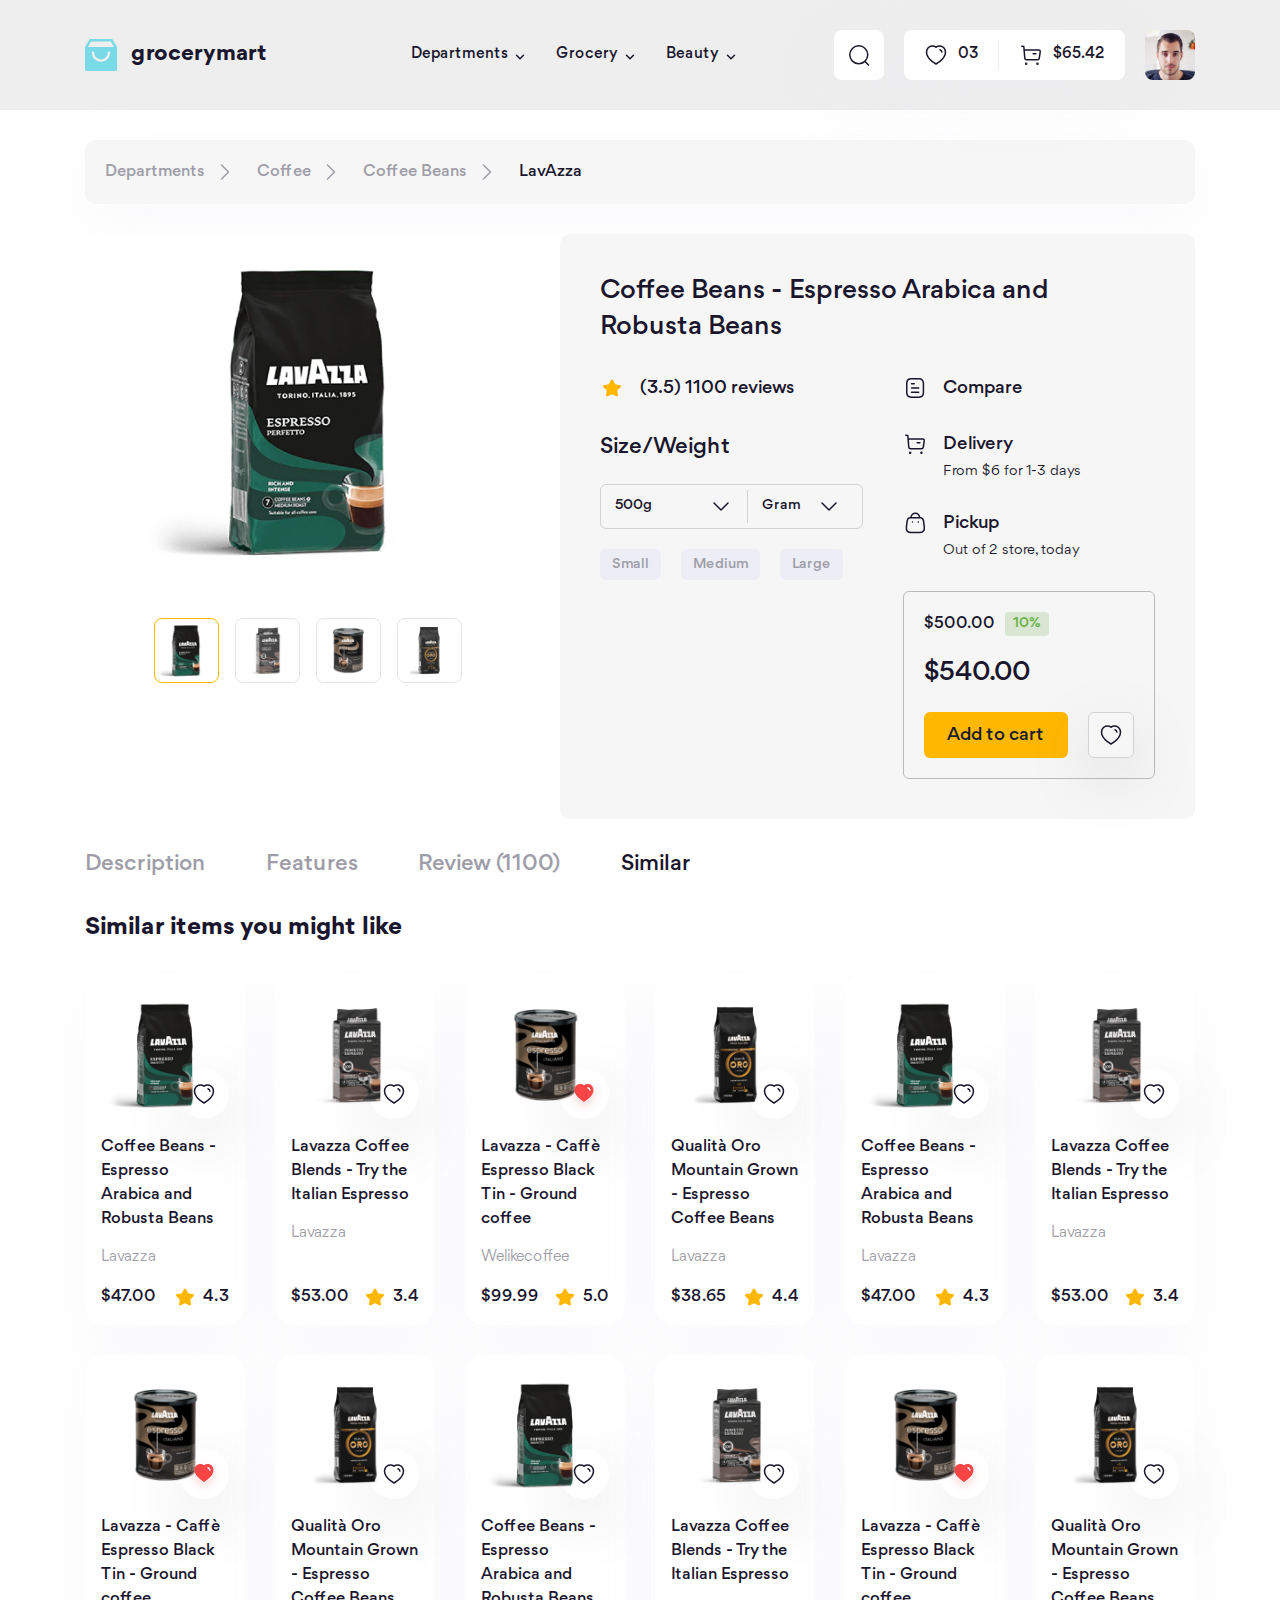
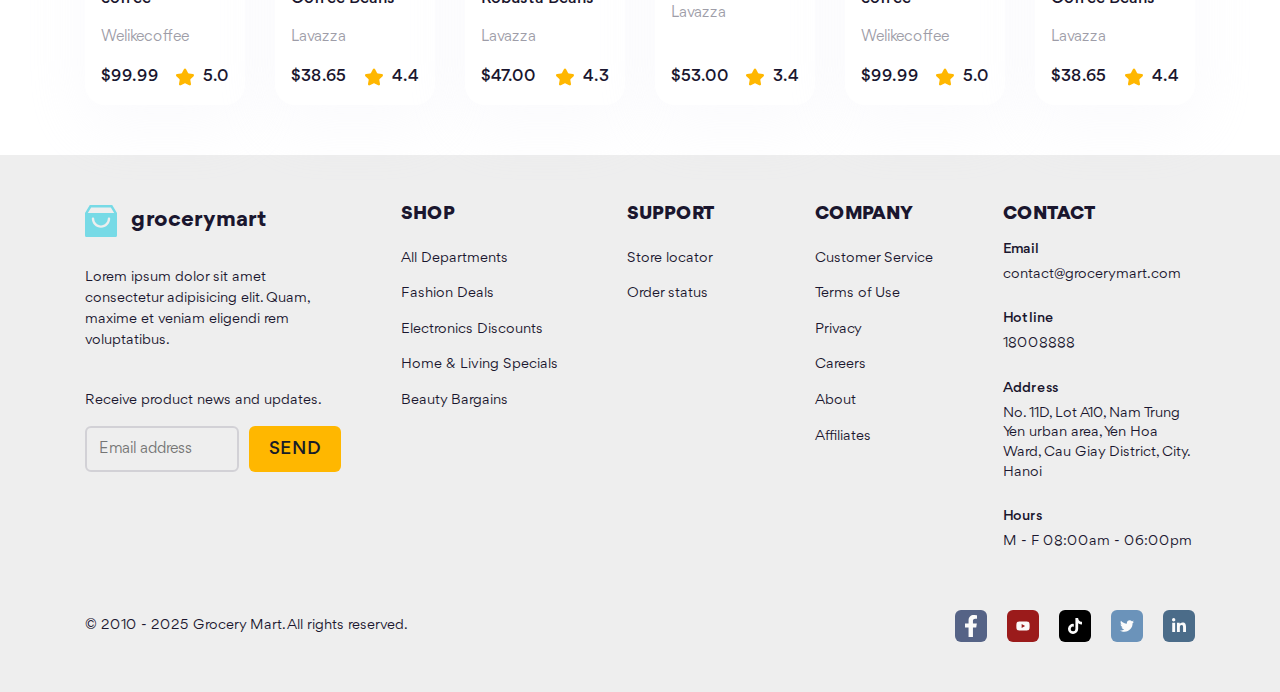
<file: product-detail.html>
<!DOCTYPE html>
<html lang="en">
    <head>
        <meta charset="UTF-8" />
        <meta name="viewport" content="width=device-width, initial-scale=1.0" />
        <title>Grocery Mart</title>

        <!-- Favicon -->
        <link
            rel="apple-touch-icon"
            sizes="76x76"
            href="./assets/favicon/apple-touch-icon.png"
        />
        <link
            rel="icon"
            type="image/png"
            sizes="32x32"
            href="./assets/favicon/favicon-32x32.png"
        />
        <link
            rel="icon"
            type="image/png"
            sizes="16x16"
            href="./assets/favicon/favicon-16x16.png"
        />
        <link rel="manifest" href="./assets/favicon/site.webmanifest" />
        <meta name="msapplication-TileColor" content="#da532c" />
        <meta name="theme-color" content="#ffffff" />

        <!-- Fonts -->
        <link rel="stylesheet" href="./assets/fonts/stylesheet.css" />

        <!-- Styles -->
        <link rel="stylesheet" href="./assets/css/main.css" />

        <!-- Scripts -->
        <script src="./assets/js/scripts.js"></script>
    </head>
    <body>
        <!-- Header -->
        <header id="header" class="header"></header>
        <script>
            load("#header", "./templates/header-logined.html");
        </script>

        <!-- MAIN -->
        <main class="product-page">
            <div class="container">
                <!-- Search bar -->
                <div class="product-container">
                    <div class="search-bar d-none d-md-flex">
                        <input
                            type="text"
                            name=""
                            id=""
                            placeholder="Search for item"
                            class="search-bar__input"
                        />
                        <button class="search-bar__submit">
                            <img
                                src="./assets/icons/search.svg"
                                alt=""
                                class="search-bar__icon icon"
                            />
                        </button>
                    </div>
                </div>

                <!-- Breadcrumbs -->
                <div class="product-container">
                    <ul class="breadcrumbs">
                        <li>
                            <a href="#!" class="breadcrumbs__link">
                                Departments
                                <img
                                    src="./assets/icons/arrow-right.svg"
                                    alt=""
                                />
                            </a>
                        </li>
                        <li>
                            <a href="#!" class="breadcrumbs__link">
                                Coffee
                                <img
                                    src="./assets/icons/arrow-right.svg"
                                    alt=""
                                />
                            </a>
                        </li>
                        <li>
                            <a href="#!" class="breadcrumbs__link">
                                Coffee Beans
                                <img
                                    src="./assets/icons/arrow-right.svg"
                                    alt=""
                                />
                            </a>
                        </li>
                        <li>
                            <a
                                href="#!"
                                class="breadcrumbs__link breadcrumbs__link--current"
                                >LavAzza</a
                            >
                        </li>
                    </ul>
                </div>

                <!-- Product info -->
                <div class="product-container prod-info-content">
                    <div class="row">
                        <div class="col-5 col-xl-6 col-lg-12">
                            <div class="prod-preview">
                                <div class="prod-preview__list">
                                    <div class="prod-preview__item">
                                        <img
                                            src="./assets/img/product/item-1.png"
                                            alt=""
                                            class="prod-preview__img"
                                        />
                                    </div>
                                    <div class="prod-preview__item">
                                        <img
                                            src="./assets/img/product/item-2.png"
                                            alt=""
                                            class="prod-preview__img"
                                        />
                                    </div>
                                    <div class="prod-preview__item">
                                        <img
                                            src="./assets/img/product/item-3.png"
                                            alt=""
                                            class="prod-preview__img"
                                        />
                                    </div>
                                    <div class="prod-preview__item">
                                        <img
                                            src="./assets/img/product/item-4.png"
                                            alt=""
                                            class="prod-preview__img"
                                        />
                                    </div>
                                </div>
                                <div class="prod-preview__thumbs">
                                    <img
                                        src="./assets/img/product/item-1.png"
                                        alt=""
                                        class="prod-preview__thumb-img prod-preview__thumb-img--current"
                                    />
                                    <img
                                        src="./assets/img/product/item-2.png"
                                        alt=""
                                        class="prod-preview__thumb-img"
                                    />
                                    <img
                                        src="./assets/img/product/item-3.png"
                                        alt=""
                                        class="prod-preview__thumb-img"
                                    />
                                    <img
                                        src="./assets/img/product/item-4.png"
                                        alt=""
                                        class="prod-preview__thumb-img"
                                    />
                                </div>
                            </div>
                        </div>
                        <div class="col-7 col-xl-6 col-lg-12">
                            <form action="" class="form">
                                <section class="prod-info">
                                    <h1 class="prod-info__heading">
                                        Coffee Beans - Espresso Arabica and
                                        Robusta Beans
                                    </h1>
                                    <div class="row">
                                        <div class="col-5 col-xxl-6 col-xl-12">
                                            <div class="prod-prop">
                                                <img
                                                    src="./assets/icons/star.svg"
                                                    alt=""
                                                    class="prod-prop__icon"
                                                />
                                                <h4 class="prod-prop__title">
                                                    (3.5) 1100 reviews
                                                </h4>
                                            </div>
                                            <label
                                                for=""
                                                class="form__label prod-info__label"
                                                >Size/Weight</label
                                            >
                                            <div class="filter__form-group">
                                                <div class="form__select-wrap">
                                                    <div
                                                        class="form__select"
                                                        style="--width: 146px"
                                                    >
                                                        500g
                                                        <img
                                                            src="./assets/icons/select-arrow.svg"
                                                            alt=""
                                                            class="form__select-arrow icon"
                                                        />
                                                    </div>
                                                    <div class="form__select">
                                                        Gram
                                                        <img
                                                            src="./assets/icons/select-arrow.svg"
                                                            alt=""
                                                            class="form__select-arrow icon"
                                                        />
                                                    </div>
                                                </div>
                                            </div>
                                            <div class="filter__form-group">
                                                <div class="form__tags">
                                                    <button
                                                        class="form__tag prod-info__tag"
                                                    >
                                                        Small
                                                    </button>
                                                    <button
                                                        class="form__tag prod-info__tag"
                                                    >
                                                        Medium
                                                    </button>
                                                    <button
                                                        class="form__tag prod-info__tag"
                                                    >
                                                        Large
                                                    </button>
                                                </div>
                                            </div>
                                        </div>
                                        <div class="col-7 col-xxl-6 col-xl-12">
                                            <div class="prod-props">
                                                <div class="prod-prop">
                                                    <img
                                                        src="./assets/icons/document.svg"
                                                        alt=""
                                                        class="prod-prop__icon icon"
                                                    />
                                                    <h4
                                                        class="prod-prop__title"
                                                    >
                                                        Compare
                                                    </h4>
                                                </div>
                                                <div class="prod-prop">
                                                    <img
                                                        src="./assets/icons/buy.svg"
                                                        alt=""
                                                        class="prod-prop__icon icon"
                                                    />
                                                    <div>
                                                        <h4
                                                            class="prod-prop__title"
                                                        >
                                                            Delivery
                                                        </h4>
                                                        <p
                                                            class="prod-prop__desc"
                                                        >
                                                            From $6 for 1-3 days
                                                        </p>
                                                    </div>
                                                </div>
                                                <div class="prod-prop">
                                                    <img
                                                        src="./assets/icons/bag.svg"
                                                        alt=""
                                                        class="prod-prop__icon icon"
                                                    />
                                                    <div>
                                                        <h4
                                                            class="prod-prop__title"
                                                        >
                                                            Pickup
                                                        </h4>
                                                        <p
                                                            class="prod-prop__desc"
                                                        >
                                                            Out of 2 store,
                                                            today
                                                        </p>
                                                    </div>
                                                </div>
                                                <div class="prod-info__card">
                                                    <div class="prod-info__row">
                                                        <span
                                                            class="prod-info__price"
                                                            >$500.00</span
                                                        >
                                                        <span
                                                            class="prod-info__tax"
                                                            >10%</span
                                                        >
                                                    </div>
                                                    <p
                                                        class="prod-info__total-price"
                                                    >
                                                        $540.00
                                                    </p>
                                                    <div class="prod-info__row">
                                                        <button
                                                            class="btn btn--primary prod-info__add-to-cart"
                                                        >
                                                            <a
                                                                href="./addtocard.html"
                                                            >
                                                                Add to cart
                                                            </a>
                                                        </button>

                                                        <button
                                                            class="like-btn prod-info__like-btn"
                                                        >
                                                            <img
                                                                src="./assets/icons/heart.svg"
                                                                alt=""
                                                                class="like-btn__icon icon"
                                                            />
                                                            <img
                                                                src="./assets/icons/heart-red.svg"
                                                                alt=""
                                                                class="like-btn__icon--liked"
                                                            />
                                                        </button>
                                                    </div>
                                                </div>
                                            </div>
                                        </div>
                                    </div>
                                </section>
                            </form>
                        </div>
                    </div>
                </div>

                <!-- Product content -->
                <div class="product-container">
                    <div class="prod-tab">
                        <ul class="prod-tab__list">
                            <li class="prod-tab__item">Description</li>
                            <li class="prod-tab__item">Features</li>
                            <li class="prod-tab__item">Review (1100)</li>
                            <li class="prod-tab__item prod-tab__item--current">
                                Similar
                            </li>
                        </ul>
                        <div class="prod-tab__contents">
                            <div class="prod-tab__content">Content 1</div>
                            <div class="prod-tab__content">Content 2</div>
                            <div class="prod-tab__content">
                                <div class="prod-content">
                                    <h2 class="prod-content__heading">
                                        What our customers are saying
                                    </h2>
                                    <div class="row row-cols-3">
                                        <!-- Review card 1 -->
                                        <div class="col">
                                            <div class="review-card">
                                                <div
                                                    class="review-card__content"
                                                >
                                                    <img
                                                        src="./assets/img/avatar/avatar-1.png"
                                                        alt=""
                                                        class="review-card__avatar"
                                                    />
                                                    <div
                                                        class="review-card__info"
                                                    >
                                                        <h4
                                                            class="review-card__title"
                                                        >
                                                            Jakir Hussen
                                                        </h4>
                                                        <p
                                                            class="review-card__desc"
                                                        >
                                                            Great product, I
                                                            love this Coffee
                                                            Beans
                                                        </p>
                                                    </div>
                                                </div>
                                                <div
                                                    class="review-card__rating"
                                                >
                                                    <img
                                                        src="./assets/icons/star.svg"
                                                        alt=""
                                                        class="review-card__star"
                                                    />
                                                    <img
                                                        src="./assets/icons/star.svg"
                                                        alt=""
                                                        class="review-card__star"
                                                    />
                                                    <img
                                                        src="./assets/icons/star.svg"
                                                        alt=""
                                                        class="review-card__star"
                                                    />
                                                    <img
                                                        src="./assets/icons/star-half.svg"
                                                        alt=""
                                                        class="review-card__star"
                                                    />
                                                    <img
                                                        src="./assets/icons/star-blank.svg"
                                                        alt=""
                                                        class="review-card__star"
                                                    />
                                                    <span
                                                        class="review-card__rating-title"
                                                        >(3.5) Review</span
                                                    >
                                                </div>
                                            </div>
                                        </div>

                                        <!-- Review card 2 -->
                                        <div class="col">
                                            <div class="review-card">
                                                <div
                                                    class="review-card__content"
                                                >
                                                    <img
                                                        src="./assets/img/avatar/avatar-2.png"
                                                        alt=""
                                                        class="review-card__avatar"
                                                    />
                                                    <div
                                                        class="review-card__info"
                                                    >
                                                        <h4
                                                            class="review-card__title"
                                                        >
                                                            Jubed Ahmed
                                                        </h4>
                                                        <p
                                                            class="review-card__desc"
                                                        >
                                                            Awesome Coffee, I
                                                            love this Coffee
                                                            Beans
                                                        </p>
                                                    </div>
                                                </div>
                                                <div
                                                    class="review-card__rating"
                                                >
                                                    <img
                                                        src="./assets/icons/star.svg"
                                                        alt=""
                                                        class="review-card__star"
                                                    />
                                                    <img
                                                        src="./assets/icons/star.svg"
                                                        alt=""
                                                        class="review-card__star"
                                                    />
                                                    <img
                                                        src="./assets/icons/star.svg"
                                                        alt=""
                                                        class="review-card__star"
                                                    />
                                                    <img
                                                        src="./assets/icons/star-half.svg"
                                                        alt=""
                                                        class="review-card__star"
                                                    />
                                                    <img
                                                        src="./assets/icons/star-blank.svg"
                                                        alt=""
                                                        class="review-card__star"
                                                    />
                                                    <span
                                                        class="review-card__rating-title"
                                                        >(3.5) Review</span
                                                    >
                                                </div>
                                            </div>
                                        </div>

                                        <!-- Review card 3 -->
                                        <div class="col">
                                            <div class="review-card">
                                                <div
                                                    class="review-card__content"
                                                >
                                                    <img
                                                        src="./assets/img/avatar/avatar-3.png"
                                                        alt=""
                                                        class="review-card__avatar"
                                                    />
                                                    <div
                                                        class="review-card__info"
                                                    >
                                                        <h4
                                                            class="review-card__title"
                                                        >
                                                            Delwar Hussain
                                                        </h4>
                                                        <p
                                                            class="review-card__desc"
                                                        >
                                                            Great product, I
                                                            like this Coffee
                                                            Beans
                                                        </p>
                                                    </div>
                                                </div>
                                                <div
                                                    class="review-card__rating"
                                                >
                                                    <img
                                                        src="./assets/icons/star.svg"
                                                        alt=""
                                                        class="review-card__star"
                                                    />
                                                    <img
                                                        src="./assets/icons/star.svg"
                                                        alt=""
                                                        class="review-card__star"
                                                    />
                                                    <img
                                                        src="./assets/icons/star.svg"
                                                        alt=""
                                                        class="review-card__star"
                                                    />
                                                    <img
                                                        src="./assets/icons/star-half.svg"
                                                        alt=""
                                                        class="review-card__star"
                                                    />
                                                    <img
                                                        src="./assets/icons/star-blank.svg"
                                                        alt=""
                                                        class="review-card__star"
                                                    />
                                                    <span
                                                        class="review-card__rating-title"
                                                        >(3.5) Review</span
                                                    >
                                                </div>
                                            </div>
                                        </div>
                                    </div>
                                </div>
                            </div>
                            <div
                                class="prod-tab__content prod-tab__content--current"
                            >
                                <div class="prod-content">
                                    <h2 class="prod-content__heading">
                                        Similar items you might like
                                    </h2>
                                    <div
                                        class="row row-cols-6 row-cols-xl-4 row-cols-lg-3 row-cols-md-2 row-cols-sm-1 g-3"
                                    >
                                        <!-- Product card 1 -->
                                        <div class="col">
                                            <article class="product-card">
                                                <div
                                                    class="product-card__img-wrap"
                                                >
                                                    <a
                                                        href="./product-detail.html"
                                                    >
                                                        <img
                                                            src="./assets/img/product/item-1.png"
                                                            alt=""
                                                            class="product-card__thumb"
                                                        />
                                                    </a>
                                                    <button
                                                        class="like-btn product-card__like-btn"
                                                    >
                                                        <img
                                                            src="./assets/icons/heart.svg"
                                                            alt=""
                                                            class="like-btn__icon icon"
                                                        />
                                                        <img
                                                            src="./assets/icons/heart-red.svg"
                                                            alt=""
                                                            class="like-btn__icon--liked"
                                                        />
                                                    </button>
                                                </div>
                                                <h3 class="product-card__title">
                                                    <a
                                                        href="./product-detail.html"
                                                        >Coffee Beans - Espresso
                                                        Arabica and Robusta
                                                        Beans</a
                                                    >
                                                </h3>
                                                <p class="product-card__brand">
                                                    Lavazza
                                                </p>
                                                <div class="product-card__row">
                                                    <span
                                                        class="product-card__price"
                                                        >$47.00</span
                                                    >
                                                    <img
                                                        src="./assets/icons/star.svg"
                                                        alt=""
                                                        class="product-card__star"
                                                    />
                                                    <span
                                                        class="product-card__score"
                                                        >4.3</span
                                                    >
                                                </div>
                                            </article>
                                        </div>

                                        <!-- Product card 2 -->
                                        <div class="col">
                                            <article class="product-card">
                                                <div
                                                    class="product-card__img-wrap"
                                                >
                                                    <a
                                                        href="./product-detail.html"
                                                    >
                                                        <img
                                                            src="./assets/img/product/item-2.png"
                                                            alt=""
                                                            class="product-card__thumb"
                                                        />
                                                    </a>
                                                    <button
                                                        class="like-btn product-card__like-btn"
                                                    >
                                                        <img
                                                            src="./assets/icons/heart.svg"
                                                            alt=""
                                                            class="like-btn__icon icon"
                                                        />
                                                        <img
                                                            src="./assets/icons/heart-red.svg"
                                                            alt=""
                                                            class="like-btn__icon--liked"
                                                        />
                                                    </button>
                                                </div>
                                                <h3 class="product-card__title">
                                                    <a
                                                        href="./product-detail.html"
                                                        >Lavazza Coffee Blends -
                                                        Try the Italian
                                                        Espresso</a
                                                    >
                                                </h3>
                                                <p class="product-card__brand">
                                                    Lavazza
                                                </p>
                                                <div class="product-card__row">
                                                    <span
                                                        class="product-card__price"
                                                        >$53.00</span
                                                    >
                                                    <img
                                                        src="./assets/icons/star.svg"
                                                        alt=""
                                                        class="product-card__star"
                                                    />
                                                    <span
                                                        class="product-card__score"
                                                        >3.4</span
                                                    >
                                                </div>
                                            </article>
                                        </div>

                                        <!-- Product card 3 -->
                                        <div class="col">
                                            <article class="product-card">
                                                <div
                                                    class="product-card__img-wrap"
                                                >
                                                    <a
                                                        href="./product-detail.html"
                                                    >
                                                        <img
                                                            src="./assets/img/product/item-3.png"
                                                            alt=""
                                                            class="product-card__thumb"
                                                        />
                                                    </a>
                                                    <button
                                                        class="like-btn like-btn--liked product-card__like-btn"
                                                    >
                                                        <img
                                                            src="./assets/icons/heart.svg"
                                                            alt=""
                                                            class="like-btn__icon icon"
                                                        />
                                                        <img
                                                            src="./assets/icons/heart-red.svg"
                                                            alt=""
                                                            class="like-btn__icon--liked"
                                                        />
                                                    </button>
                                                </div>
                                                <h3 class="product-card__title">
                                                    <a
                                                        href="./product-detail.html"
                                                        >Lavazza - Caffè
                                                        Espresso Black Tin -
                                                        Ground coffee</a
                                                    >
                                                </h3>
                                                <p class="product-card__brand">
                                                    Welikecoffee
                                                </p>
                                                <div class="product-card__row">
                                                    <span
                                                        class="product-card__price"
                                                        >$99.99</span
                                                    >
                                                    <img
                                                        src="./assets/icons/star.svg"
                                                        alt=""
                                                        class="product-card__star"
                                                    />
                                                    <span
                                                        class="product-card__score"
                                                        >5.0</span
                                                    >
                                                </div>
                                            </article>
                                        </div>

                                        <!-- Product card 4 -->
                                        <div class="col">
                                            <article class="product-card">
                                                <div
                                                    class="product-card__img-wrap"
                                                >
                                                    <a
                                                        href="./product-detail.html"
                                                    >
                                                        <img
                                                            src="./assets/img/product/item-4.png"
                                                            alt=""
                                                            class="product-card__thumb"
                                                        />
                                                    </a>
                                                    <button
                                                        class="like-btn product-card__like-btn"
                                                    >
                                                        <img
                                                            src="./assets/icons/heart.svg"
                                                            alt=""
                                                            class="like-btn__icon icon"
                                                        />
                                                        <img
                                                            src="./assets/icons/heart-red.svg"
                                                            alt=""
                                                            class="like-btn__icon--liked"
                                                        />
                                                    </button>
                                                </div>
                                                <h3 class="product-card__title">
                                                    <a
                                                        href="./product-detail.html"
                                                        >Qualità Oro Mountain
                                                        Grown - Espresso Coffee
                                                        Beans</a
                                                    >
                                                </h3>
                                                <p class="product-card__brand">
                                                    Lavazza
                                                </p>
                                                <div class="product-card__row">
                                                    <span
                                                        class="product-card__price"
                                                        >$38.65</span
                                                    >
                                                    <img
                                                        src="./assets/icons/star.svg"
                                                        alt=""
                                                        class="product-card__star"
                                                    />
                                                    <span
                                                        class="product-card__score"
                                                        >4.4</span
                                                    >
                                                </div>
                                            </article>
                                        </div>

                                        <!-- Product card 5 -->
                                        <div class="col">
                                            <article class="product-card">
                                                <div
                                                    class="product-card__img-wrap"
                                                >
                                                    <a
                                                        href="./product-detail.html"
                                                    >
                                                        <img
                                                            src="./assets/img/product/item-1.png"
                                                            alt=""
                                                            class="product-card__thumb"
                                                        />
                                                    </a>
                                                    <button
                                                        class="like-btn product-card__like-btn"
                                                    >
                                                        <img
                                                            src="./assets/icons/heart.svg"
                                                            alt=""
                                                            class="like-btn__icon icon"
                                                        />
                                                        <img
                                                            src="./assets/icons/heart-red.svg"
                                                            alt=""
                                                            class="like-btn__icon--liked"
                                                        />
                                                    </button>
                                                </div>
                                                <h3 class="product-card__title">
                                                    <a
                                                        href="./product-detail.html"
                                                        >Coffee Beans - Espresso
                                                        Arabica and Robusta
                                                        Beans</a
                                                    >
                                                </h3>
                                                <p class="product-card__brand">
                                                    Lavazza
                                                </p>
                                                <div class="product-card__row">
                                                    <span
                                                        class="product-card__price"
                                                        >$47.00</span
                                                    >
                                                    <img
                                                        src="./assets/icons/star.svg"
                                                        alt=""
                                                        class="product-card__star"
                                                    />
                                                    <span
                                                        class="product-card__score"
                                                        >4.3</span
                                                    >
                                                </div>
                                            </article>
                                        </div>

                                        <!-- Product card 6 -->
                                        <div class="col">
                                            <article class="product-card">
                                                <div
                                                    class="product-card__img-wrap"
                                                >
                                                    <a
                                                        href="./product-detail.html"
                                                    >
                                                        <img
                                                            src="./assets/img/product/item-2.png"
                                                            alt=""
                                                            class="product-card__thumb"
                                                        />
                                                    </a>
                                                    <button
                                                        class="like-btn product-card__like-btn"
                                                    >
                                                        <img
                                                            src="./assets/icons/heart.svg"
                                                            alt=""
                                                            class="like-btn__icon icon"
                                                        />
                                                        <img
                                                            src="./assets/icons/heart-red.svg"
                                                            alt=""
                                                            class="like-btn__icon--liked"
                                                        />
                                                    </button>
                                                </div>
                                                <h3 class="product-card__title">
                                                    <a
                                                        href="./product-detail.html"
                                                        >Lavazza Coffee Blends -
                                                        Try the Italian
                                                        Espresso</a
                                                    >
                                                </h3>
                                                <p class="product-card__brand">
                                                    Lavazza
                                                </p>
                                                <div class="product-card__row">
                                                    <span
                                                        class="product-card__price"
                                                        >$53.00</span
                                                    >
                                                    <img
                                                        src="./assets/icons/star.svg"
                                                        alt=""
                                                        class="product-card__star"
                                                    />
                                                    <span
                                                        class="product-card__score"
                                                        >3.4</span
                                                    >
                                                </div>
                                            </article>
                                        </div>

                                        <!-- Product card 7 -->
                                        <div class="col">
                                            <article class="product-card">
                                                <div
                                                    class="product-card__img-wrap"
                                                >
                                                    <a
                                                        href="./product-detail.html"
                                                    >
                                                        <img
                                                            src="./assets/img/product/item-3.png"
                                                            alt=""
                                                            class="product-card__thumb"
                                                        />
                                                    </a>
                                                    <button
                                                        class="like-btn like-btn--liked product-card__like-btn"
                                                    >
                                                        <img
                                                            src="./assets/icons/heart.svg"
                                                            alt=""
                                                            class="like-btn__icon icon"
                                                        />
                                                        <img
                                                            src="./assets/icons/heart-red.svg"
                                                            alt=""
                                                            class="like-btn__icon--liked"
                                                        />
                                                    </button>
                                                </div>
                                                <h3 class="product-card__title">
                                                    <a
                                                        href="./product-detail.html"
                                                        >Lavazza - Caffè
                                                        Espresso Black Tin -
                                                        Ground coffee</a
                                                    >
                                                </h3>
                                                <p class="product-card__brand">
                                                    Welikecoffee
                                                </p>
                                                <div class="product-card__row">
                                                    <span
                                                        class="product-card__price"
                                                        >$99.99</span
                                                    >
                                                    <img
                                                        src="./assets/icons/star.svg"
                                                        alt=""
                                                        class="product-card__star"
                                                    />
                                                    <span
                                                        class="product-card__score"
                                                        >5.0</span
                                                    >
                                                </div>
                                            </article>
                                        </div>

                                        <!-- Product card 8 -->
                                        <div class="col">
                                            <article class="product-card">
                                                <div
                                                    class="product-card__img-wrap"
                                                >
                                                    <a
                                                        href="./product-detail.html"
                                                    >
                                                        <img
                                                            src="./assets/img/product/item-4.png"
                                                            alt=""
                                                            class="product-card__thumb"
                                                        />
                                                    </a>
                                                    <button
                                                        class="like-btn product-card__like-btn"
                                                    >
                                                        <img
                                                            src="./assets/icons/heart.svg"
                                                            alt=""
                                                            class="like-btn__icon icon"
                                                        />
                                                        <img
                                                            src="./assets/icons/heart-red.svg"
                                                            alt=""
                                                            class="like-btn__icon--liked"
                                                        />
                                                    </button>
                                                </div>
                                                <h3 class="product-card__title">
                                                    <a
                                                        href="./product-detail.html"
                                                        >Qualità Oro Mountain
                                                        Grown - Espresso Coffee
                                                        Beans</a
                                                    >
                                                </h3>
                                                <p class="product-card__brand">
                                                    Lavazza
                                                </p>
                                                <div class="product-card__row">
                                                    <span
                                                        class="product-card__price"
                                                        >$38.65</span
                                                    >
                                                    <img
                                                        src="./assets/icons/star.svg"
                                                        alt=""
                                                        class="product-card__star"
                                                    />
                                                    <span
                                                        class="product-card__score"
                                                        >4.4</span
                                                    >
                                                </div>
                                            </article>
                                        </div>

                                        <!-- Product card 9 -->
                                        <div class="col">
                                            <article class="product-card">
                                                <div
                                                    class="product-card__img-wrap"
                                                >
                                                    <a
                                                        href="./product-detail.html"
                                                    >
                                                        <img
                                                            src="./assets/img/product/item-1.png"
                                                            alt=""
                                                            class="product-card__thumb"
                                                        />
                                                    </a>
                                                    <button
                                                        class="like-btn product-card__like-btn"
                                                    >
                                                        <img
                                                            src="./assets/icons/heart.svg"
                                                            alt=""
                                                            class="like-btn__icon icon"
                                                        />
                                                        <img
                                                            src="./assets/icons/heart-red.svg"
                                                            alt=""
                                                            class="like-btn__icon--liked"
                                                        />
                                                    </button>
                                                </div>
                                                <h3 class="product-card__title">
                                                    <a
                                                        href="./product-detail.html"
                                                        >Coffee Beans - Espresso
                                                        Arabica and Robusta
                                                        Beans</a
                                                    >
                                                </h3>
                                                <p class="product-card__brand">
                                                    Lavazza
                                                </p>
                                                <div class="product-card__row">
                                                    <span
                                                        class="product-card__price"
                                                        >$47.00</span
                                                    >
                                                    <img
                                                        src="./assets/icons/star.svg"
                                                        alt=""
                                                        class="product-card__star"
                                                    />
                                                    <span
                                                        class="product-card__score"
                                                        >4.3</span
                                                    >
                                                </div>
                                            </article>
                                        </div>

                                        <!-- Product card 10 -->
                                        <div class="col">
                                            <article class="product-card">
                                                <div
                                                    class="product-card__img-wrap"
                                                >
                                                    <a
                                                        href="./product-detail.html"
                                                    >
                                                        <img
                                                            src="./assets/img/product/item-2.png"
                                                            alt=""
                                                            class="product-card__thumb"
                                                        />
                                                    </a>
                                                    <button
                                                        class="like-btn product-card__like-btn"
                                                    >
                                                        <img
                                                            src="./assets/icons/heart.svg"
                                                            alt=""
                                                            class="like-btn__icon icon"
                                                        />
                                                        <img
                                                            src="./assets/icons/heart-red.svg"
                                                            alt=""
                                                            class="like-btn__icon--liked"
                                                        />
                                                    </button>
                                                </div>
                                                <h3 class="product-card__title">
                                                    <a
                                                        href="./product-detail.html"
                                                        >Lavazza Coffee Blends -
                                                        Try the Italian
                                                        Espresso</a
                                                    >
                                                </h3>
                                                <p class="product-card__brand">
                                                    Lavazza
                                                </p>
                                                <div class="product-card__row">
                                                    <span
                                                        class="product-card__price"
                                                        >$53.00</span
                                                    >
                                                    <img
                                                        src="./assets/icons/star.svg"
                                                        alt=""
                                                        class="product-card__star"
                                                    />
                                                    <span
                                                        class="product-card__score"
                                                        >3.4</span
                                                    >
                                                </div>
                                            </article>
                                        </div>

                                        <!-- Product card 11 -->
                                        <div class="col">
                                            <article class="product-card">
                                                <div
                                                    class="product-card__img-wrap"
                                                >
                                                    <a
                                                        href="./product-detail.html"
                                                    >
                                                        <img
                                                            src="./assets/img/product/item-3.png"
                                                            alt=""
                                                            class="product-card__thumb"
                                                        />
                                                    </a>
                                                    <button
                                                        class="like-btn like-btn--liked product-card__like-btn"
                                                    >
                                                        <img
                                                            src="./assets/icons/heart.svg"
                                                            alt=""
                                                            class="like-btn__icon icon"
                                                        />
                                                        <img
                                                            src="./assets/icons/heart-red.svg"
                                                            alt=""
                                                            class="like-btn__icon--liked"
                                                        />
                                                    </button>
                                                </div>
                                                <h3 class="product-card__title">
                                                    <a
                                                        href="./product-detail.html"
                                                        >Lavazza - Caffè
                                                        Espresso Black Tin -
                                                        Ground coffee</a
                                                    >
                                                </h3>
                                                <p class="product-card__brand">
                                                    Welikecoffee
                                                </p>
                                                <div class="product-card__row">
                                                    <span
                                                        class="product-card__price"
                                                        >$99.99</span
                                                    >
                                                    <img
                                                        src="./assets/icons/star.svg"
                                                        alt=""
                                                        class="product-card__star"
                                                    />
                                                    <span
                                                        class="product-card__score"
                                                        >5.0</span
                                                    >
                                                </div>
                                            </article>
                                        </div>

                                        <!-- Product card 12 -->
                                        <div class="col">
                                            <article class="product-card">
                                                <div
                                                    class="product-card__img-wrap"
                                                >
                                                    <a
                                                        href="./product-detail.html"
                                                    >
                                                        <img
                                                            src="./assets/img/product/item-4.png"
                                                            alt=""
                                                            class="product-card__thumb"
                                                        />
                                                    </a>
                                                    <button
                                                        class="like-btn product-card__like-btn"
                                                    >
                                                        <img
                                                            src="./assets/icons/heart.svg"
                                                            alt=""
                                                            class="like-btn__icon icon"
                                                        />
                                                        <img
                                                            src="./assets/icons/heart-red.svg"
                                                            alt=""
                                                            class="like-btn__icon--liked"
                                                        />
                                                    </button>
                                                </div>
                                                <h3 class="product-card__title">
                                                    <a
                                                        href="./product-detail.html"
                                                        >Qualità Oro Mountain
                                                        Grown - Espresso Coffee
                                                        Beans</a
                                                    >
                                                </h3>
                                                <p class="product-card__brand">
                                                    Lavazza
                                                </p>
                                                <div class="product-card__row">
                                                    <span
                                                        class="product-card__price"
                                                        >$38.65</span
                                                    >
                                                    <img
                                                        src="./assets/icons/star.svg"
                                                        alt=""
                                                        class="product-card__star"
                                                    />
                                                    <span
                                                        class="product-card__score"
                                                        >4.4</span
                                                    >
                                                </div>
                                            </article>
                                        </div>
                                    </div>
                                </div>
                            </div>
                        </div>
                    </div>
                </div>
            </div>
        </main>

        <!-- Footer -->
        <footer id="footer" class="footer"></footer>
        <script>
            load("#footer", "./templates/footer.html");
        </script>
    </body>
</html>
</file>
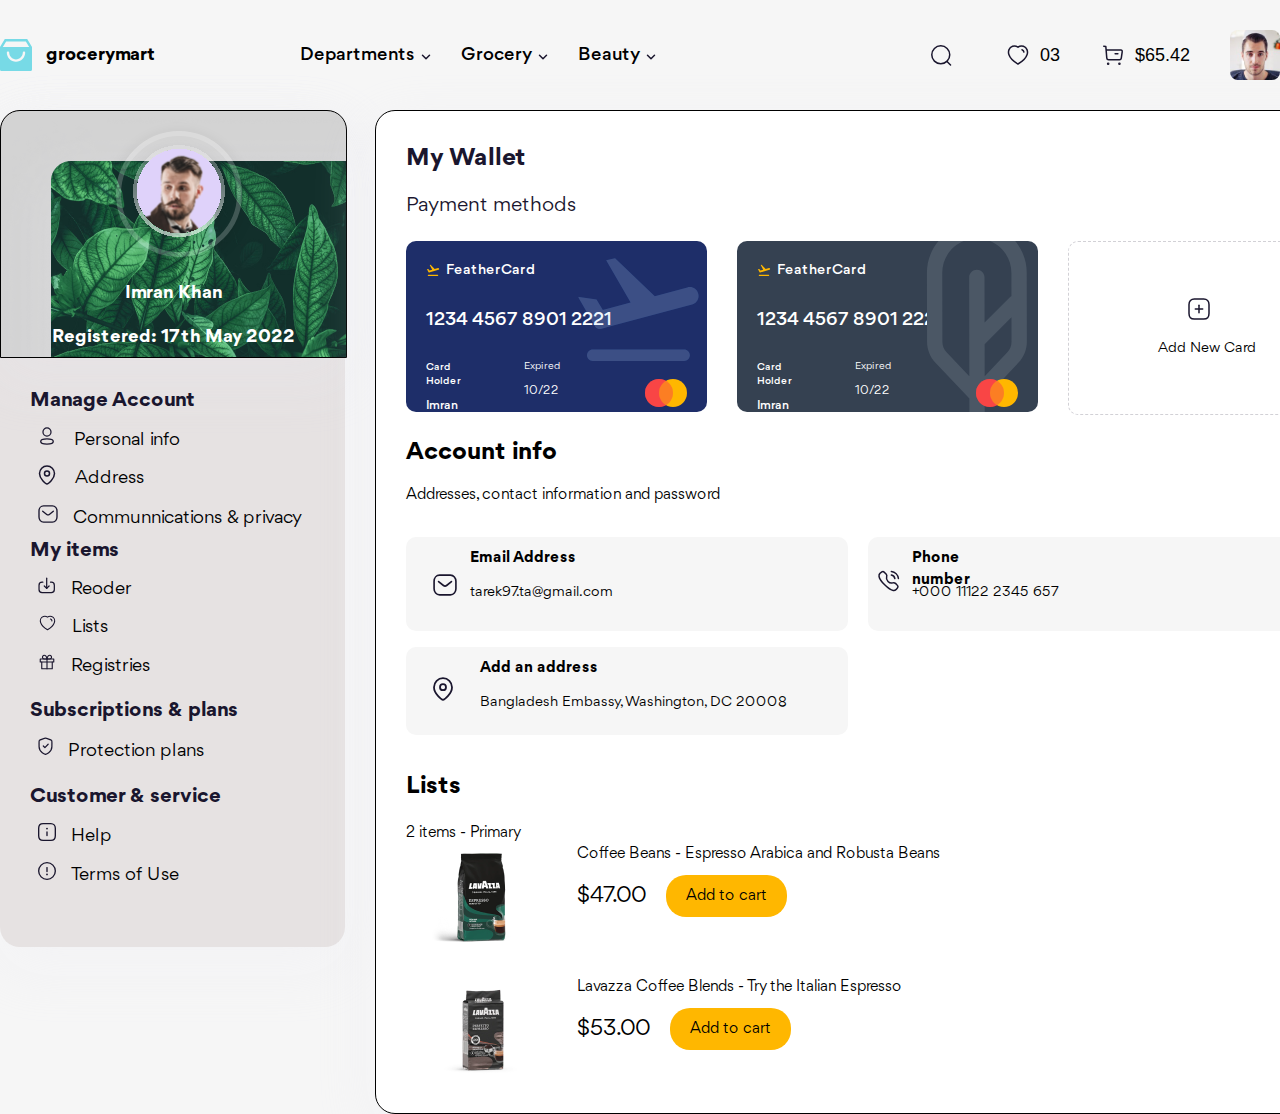
<file: profile.html>
<!DOCTYPE html>
<html lang="en" class="">
    <head>
        <meta charset="UTF-8" />
        <meta name="viewport" content="width=device-width, initial-scale=1.0" />
        <link
            rel="stylesheet"
            href="https://cdnjs.cloudflare.com/ajax/libs/font-awesome/4.7.0/css/font-awesome.min.css"
        />
        <title>Grocery Mart</title>

         <!-- Favicon -->
         <link rel="apple-touch-icon" sizes="76x76" href="./assets/favicon/apple-touch-icon.png" />
         <link rel="icon" type="image/png" sizes="32x32" href="./assets/favicon/favicon-32x32.png" />
         <link rel="icon" type="image/png" sizes="16x16" href="./assets/favicon/favicon-16x16.png" />
         <link rel="manifest" href="./assets/favicon/site.webmanifest" />
         <meta name="msapplication-TileColor" content="#da532c" />
         <meta name="theme-color" content="#ffffff" />
        
        <link rel="manifest" href="./favicon/site.webmanifest" />
        <meta name="msapplication-TileColor" content="#da532c" />
        <meta name="theme-color" content="#ffffff" />
        <link rel="stylesheet" href="./assets/fonts/stylesheet.css" />
        <link rel="stylesheet" href="./assets/css_profile/profile.css" />
    </head>

    <body>
        <div class="container">
            <div class="menu">
                <a href="/" class="logo">
                    <img
                        src="./assets/img/icon/logo.svg"
                        alt="grocerymart"
                        class="logo__img"
                    />

                    <h1 class="logo__title">grocerymart</h1>
                </a>

                <nav class="tinhnang">
                    <ul class="navbar__list">
                        <li>
                            <a href="" class="navbar__link"
                                >Departments
                                <img
                                    src="./assets/img/icon/arrow-down.svg"
                                    alt=""
                                    class="icon navbar__arrow"
                                />
                            </a>
                        </li>

                        <li>
                            <a href="" class="navbar__link"
                                >Grocery
                                <img
                                    src="./assets/img/icon/arrow-down.svg"
                                    alt=""
                                    class="icon navbar__arrow"
                                />
                            </a>
                        </li>

                        <li>
                            <a href="" class="navbar__link"
                                >Beauty
                                <img
                                    src="./assets/img/icon/arrow-down.svg"
                                    alt=""
                                    class="icon navbar__arrow"
                                />
                            </a>
                        </li>
                    </ul>
                </nav>

                <div class="top-act">
                    <div class="top-act__group top-act__group--single">
                        <button class="top-act__btn">
                            <img
                                src="./assets/img/icon/search.svg"
                                alt=""
                                class="icon top-act__icon"
                            />
                        </button>
                    </div>

                    <div class="top-act__group">
                        <button class="top-act__btn">
                            <img
                                src="./assets/img/icon/heart.svg"
                                alt=""
                                class="icon top-act__icon"
                            />
                            <span class="top-atc__title">03</span>
                        </button>

                        <div class="top-act__separate"></div>

                        <button class="top-act__btn">
                            <img
                                src="./assets/img/icon/buy.svg"
                                alt=""
                                class="icon top-act__icon"
                            />
                            <span class="top-atc__title">$65.42</span>
                        </button>
                    </div>
                    <div class="top-act__user">
                        <img
                            src="./assets/img/avatar.jpg"
                            alt=""
                            class="top-act__avatar"
                        />
                    </div>
                </div>
            </div>

            <div class="middle">
                <div class="left">
                    <div class="thongtin">
                        <div class="profile">
                            <img src="/assets/img/icon/Ellipse 3.svg" alt="" />
                            <div class="name">
                                <p>Imran Khan</p>
                                <p>Registered: 17th May 2022</p>
                            </div>
                        </div>
                    </div>

                    <div class="main">
                        <ul class="manage-account">
                            <h1>Manage Account</h1>
                            <li class="personal">
                                <span class="user">
                                    <img
                                        src="/assets/img/icon/Profile.svg"
                                        style="width: 14.34px; height: 18.406px"
                                        alt=""
                                    />
                                </span>
                                <a href="./person_info.html" class="personal-info">Personal info</a>
                            </li>

                            <li class="address" style="margin-left: 3px">
                                <span class="add" style="width: 24px">
                                    <img
                                        src="/assets/img/icon/Location.svg"
                                        style="margin-right: 70px"
                                        alt=""
                                    />
                                </span>
                                <span class="ress" style="margin-left: 3px"
                                    >Address</span
                                >
                            </li>

                            <li
                                class="communnications-privacy"
                                style="margin-left: 3px"
                            >
                                <span class="communications">
                                    <img
                                        src="/assets/img/icon/Message.svg"
                                        style="width: 20px; height: 18px"
                                        alt=""
                                    />
                                </span>

                                <span class="privacy" style=""
                                    >Communnications & privacy</span
                                >
                            </li>
                        </ul>

                        <ul class="myitems">
                            <h1>My items</h1>
                            <li class="reorder" style="margin-left: 3px">
                                <span class="re">
                                    <img
                                        src="/assets/img/icon/Downlaod.svg"
                                        style="width: 18.5px; height: 17px"
                                        alt=""
                                    />
                                </span>

                                <span class="order">Reoder</span>
                            </li>

                            <li class="lists" style="margin-left: 3px">
                                <span class="li">
                                    <img
                                        src="/assets/img/icon/heart.svg"
                                        style="width: 19px; height: 18px"
                                        alt=""
                                    />
                                </span>

                                <span class="sts">Lists</span>
                            </li>

                            <li class="registries" style="margin-left: 3px">
                                <span
                                    class="regis"
                                    style="width: 24px; height: 24px"
                                >
                                    <img
                                        src="/assets/img/icon/gift.svg"
                                        style="width: 18px; height: 18px"
                                        alt=""
                                    />
                                </span>
                                <span class="tries">Registries</span>
                            </li>
                        </ul>

                        <ul class="subscriptions">
                            <h1 style="white-space: nowrap">
                                Subscriptions & plans
                            </h1>
                            <li
                                class="protection-plans"
                                style="margin-left: 3px"
                            >
                                <span class="protection">
                                    <img
                                        src="/assets/img/icon/Shield Done.svg"
                                        style="width: 15.5px; height: 19px"
                                        alt=""
                                    />
                                </span>
                                <span class="plans">Protection plans</span>
                            </li>
                        </ul>

                        <ul class="customer-service">
                            <h1 style="white-space: nowrap">
                                Customer & service
                            </h1>
                            <li class="help" style="margin-left: 3px">
                                <span class="he">
                                    <img
                                        src="/assets/img/icon/Info Square.svg"
                                        style="width: 18, 5px; height: 18.5px"
                                        alt=""
                                    />
                                </span>
                                <span class="lp">Help</span>
                            </li>

                            <li class="termsof-use" style="margin-left: 3px">
                                <span class="terms">
                                    <img
                                        src="/assets/img/icon/Danger Circle.svg"
                                        style="width: 18, 5px; height: 18.5px"
                                        alt=""
                                    />
                                </span>
                                <span class="ofuse">Terms of Use</span>
                            </li>
                        </ul>
                    </div>
                    
                </div>
                <div class="right">
                    <div class="mywallet">
                        <div class="payment">
                            <h1>My Wallet</h1>
                            <p>Payment methods</p>
                        </div>
                    </div>

                    <div class="cards">
                        <div class="frame1">
                            <div class="feather-card">
                                <img
                                    src="/assets/img/UH18SDOBirEAnXGl 2.svg"
                                    alt=""
                                />
                                <h1>FeatherCard</h1>
                            </div>
                            <p
                                style="
                                    margin-top: 23px;
                                    color: var(
                                        --secondary-color-background,
                                        #fff
                                    );
                                    font-feature-settings: 'clig' off,
                                        'liga' off;
                                    font-family: Gordita;
                                    font-size: 18px;
                                    font-style: normal;
                                    font-weight: 500;
                                    line-height: 26px;
                                    width: 196px;
                                    height: 26px;
                                "
                            >
                                1234 4567 8901 2221
                            </p>

                            <div class="bottom-card">
                                <div class="card-holder">
                                    <p>Card Holder</p>
                                    <h1>Imran Khan</h1>
                                </div>

                                <div class="expired">
                                    <p style="font-size: 10px">Expired</p>
                                    <p style="font-size: 12px">10/22</p>
                                </div>
                            </div>

                            <div class="plane">
                                <img
                                    src="/assets/img/UH18SDOBirEAnXGl 1.svg"
                                    alt=""
                                />
                            </div>

                            <div class="oval">
                                <img src="/assets/img/Oval.svg" alt="" />
                            </div>
                        </div>

                        <div class="frame2">
                            <div class="feather-card">
                                <img
                                    src="/assets/img/UH18SDOBirEAnXGl 2.svg"
                                    alt=""
                                />
                                <h1>FeatherCard</h1>
                            </div>
                            <p
                                style="
                                    margin-top: 23px;
                                    color: var(
                                        --secondary-color-background,
                                        #fff
                                    );
                                    font-feature-settings: 'clig' off,
                                        'liga' off;
                                    font-family: Gordita;
                                    font-size: 18px;
                                    font-style: normal;
                                    font-weight: 500;
                                    line-height: 26px;
                                    width: 196px;
                                    height: 26px;
                                "
                            >
                                1234 4567 8901 2221
                            </p>

                            <div class="bottom-card">
                                <div class="card-holder">
                                    <p>Card Holder</p>
                                    <h1>Imran Khan</h1>
                                </div>

                                <div class="expired">
                                    <p style="font-size: 10px">Expired</p>
                                    <p style="font-size: 12px">10/22</p>
                                </div>
                            </div>

                            <div class="tree">
                                <img
                                    src="/assets/img/UH18DBijRalPR3VT 3.svg"
                                    alt=""
                                />
                            </div>

                            <div class="oval">
                                <img src="/assets/img/Oval.svg" alt="" />
                            </div>
                        </div>

                        <a href="./add_to_card_or_debit.html" class="frame3">
                            <div class="add">
                                <div class="iconly">
                                    <img
                                        src="/assets/img/Plus.svg"
                                        style="margin-left: 30px"
                                        alt=""
                                    />
                                    <p
                                        style="
                                            font-size: 14px;
                                            line-height: 20px;
                                        "
                                    >
                                        Add New Card
                                    </p>
                                </div>
                            </div>
                        </a>
                    </div>

                    <div class="account-info">
                        <div class="accountinfo">
                            <h1 style="font-weight: bold">Account info</h1>
                            <p
                                style="
                                    width: 341px;
                                    height: 22px;
                                    font-size: 15px;
                                    line-height: 22px;
                                "
                            >
                                Addresses, contact information and password
                            </p>
                        </div>

                        <div class="emailphoneadd">
                            <div class="middle-emailphone">
                                <div class="email-address">
                                    <div class="emailaddress">
                                        <span
                                            class="email"
                                            style="width: 24px; height: 24px"
                                        >
                                            <img
                                                src="/assets/img/icon/Message.svg"
                                                alt=""
                                            />
                                        </span>

                                        <span class="gmail">
                                            <h1
                                                style="
                                                    font-weight: bold;
                                                    width: 108px;
                                                    height: 22px;
                                                    font-size: 15px;
                                                    line-height: 22px;
                                                "
                                            >
                                                Email Address
                                            </h1>
                                            <p
                                                style="
                                                    width: 154px;
                                                    height: 20px;
                                                    font-size: 14px;
                                                    line-height: 20px;
                                                "
                                            >
                                                tarek97.ta@gmail.com
                                            </p>
                                        </span>
                                    </div>
                                </div>

                                <div class="phone-number">
                                    <div class="phonenumber">
                                        <span
                                            class="phone"
                                            style="width: 24px; height: 24px"
                                        >
                                            <img
                                                src="/assets/img/icon/Calling.svg"
                                                alt=""
                                            />
                                        </span>

                                        <span class="number">
                                            <h1
                                                style="
                                                    font-weight: bold;
                                                    width: 108px;
                                                    height: 22px;
                                                    font-size: 15px;
                                                    line-height: 22px;
                                                "
                                            >
                                                Phone number
                                            </h1>
                                            <p
                                                style="
                                                    width: 154px;
                                                    height: 20px;
                                                    font-size: 14px;
                                                    line-height: 20px;
                                                "
                                            >
                                                +000 11122 2345 657
                                            </p>
                                        </span>
                                    </div>
                                </div>
                            </div>
                        </div>

                        <div class="addanaddress">
                            <div class="bangladesh">
                                <span class="location">
                                    <img
                                        src="/assets/img/icon/Location.svg"
                                        style="
                                            border-radius: 8px;
                                            padding: 15px;
                                            width: 24px;
                                            height: 24px;
                                        "
                                        alt=""
                                    />
                                </span>

                                <span class="washington">
                                    <h1
                                        style="
                                            font-weight: bold;
                                            font-size: 15px;
                                            line-height: 22px;
                                            width: 118px;
                                            height: 22px;
                                        "
                                    >
                                        Add an address
                                    </h1>
                                    <p
                                        style="
                                            font-size: 14px;
                                            line-height: 20px;
                                            width: 325px;
                                            height: 20px;
                                        "
                                    >
                                        Bangladesh Embassy, Washington, DC 20008
                                    </p>
                                </span>
                            </div>
                        </div>
                    </div>

                    <div class="lists-right">
                        <div class="list-right">
                            <h1
                                style="
                                    font-weight: bold;
                                    font-size: 24px;
                                    line-height: 34px;
                                "
                            >
                                Lists
                            </h1>
                            <p
                                style="
                                    width: 127px;
                                    height: 22px;
                                    font-size: 15px;
                                    line-height: 22px;
                                "
                            >
                                2 items - Primary
                            </p>
                        </div>

                        <div class="product">
                            <div class="product1">
                                <span class="coffee1">
                                    <img
                                        src="/assets/img/Rectangle 35.png"
                                        alt=""
                                    />
                                </span>

                                <span class="coffee-beans">
                                    <h1
                                        style="
                                            width: 733px;
                                            font-size: 15px;
                                            line-height: 22px;
                                        "
                                    >
                                        Coffee Beans - Espresso Arabica and
                                        Robusta Beans
                                    </h1>

                                    <div class="price1">
                                        <div class="47">
                                            <h1
                                                style="
                                                    font-size: 22px;
                                                    line-height: 32px;
                                                "
                                            >
                                                $47.00
                                            </h1>
                                        </div>

                                        <div class="addtocart1">
                                            <h1
                                                style="
                                                    font-size: 15px;
                                                    line-height: 22px;
                                                "
                                            >
                                                Add to cart
                                            </h1>
                                        </div>
                                    </div>
                                </span>
                            </div>

                            <div class="product2">
                                <span class="coffee2">
                                    <img
                                        src="/assets/img/Rectangle 36.png"
                                        style="width: 151px; height: 108px"
                                        alt=""
                                    />
                                </span>

                                <span class="lavazza-coffee">
                                    <h1
                                        style="
                                            width: 733px;
                                            font-size: 15px;
                                            line-height: 22px;
                                        "
                                    >
                                        Lavazza Coffee Blends - Try the Italian
                                        Espresso
                                    </h1>

                                    <div class="price2">
                                        <div class="53">
                                            <h1
                                                style="
                                                    font-size: 22px;
                                                    line-height: 32px;
                                                "
                                            >
                                                $53.00
                                            </h1>
                                        </div>

                                        <div class="addtocart2">
                                            <h1
                                                style="
                                                    font-size: 15px;
                                                    line-height: 22px;
                                                "
                                            >
                                                Add to cart
                                            </h1>
                                        </div>
                                    </div>
                                </span>
                            </div>
                        </div>
                    </div>
                </div>
            </div>
        </div>
    </body>
</html>
</file>
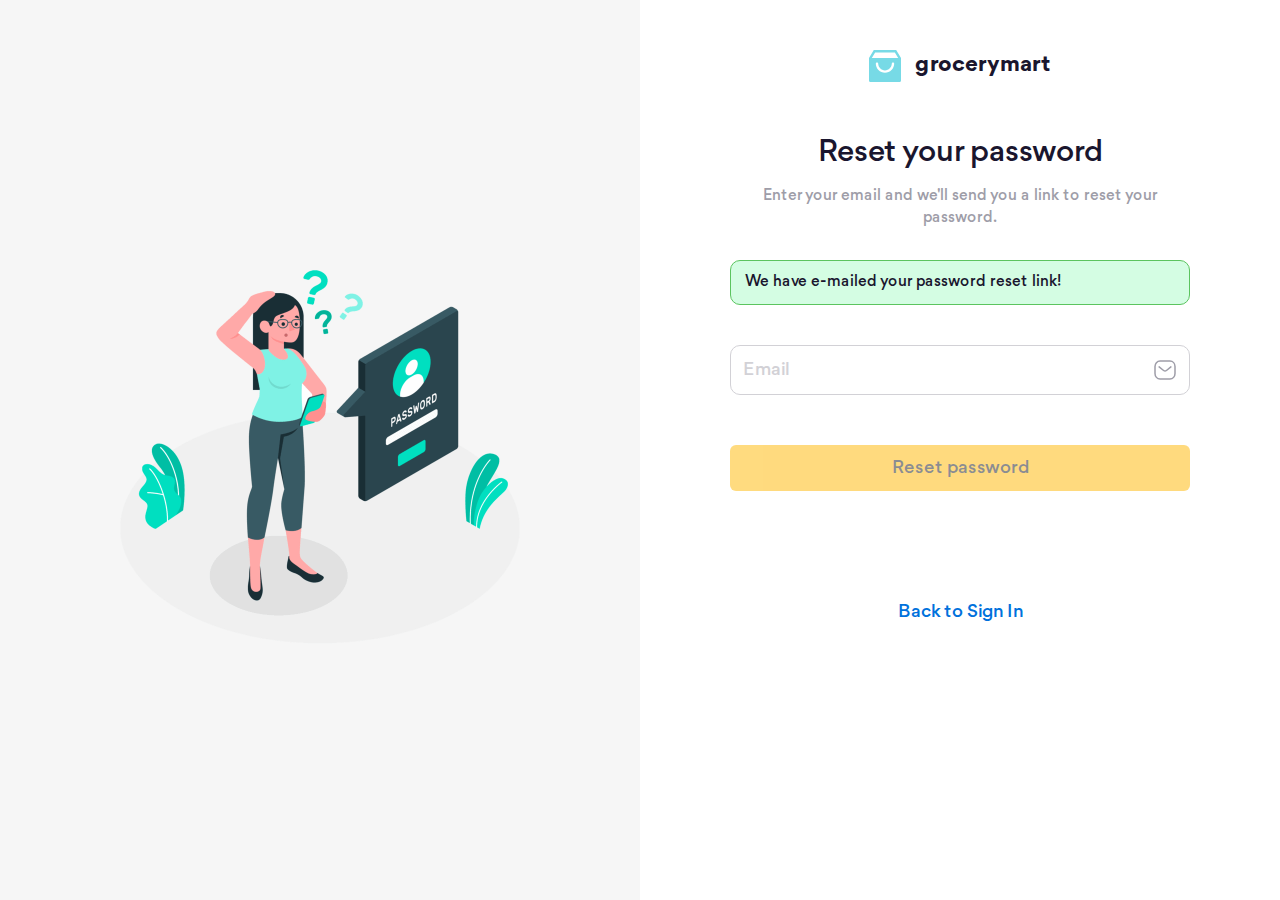
<file: reset-password-emailed.html>
<!DOCTYPE html>
<html lang="en">
    <head>
        <meta charset="UTF-8" />
        <meta name="viewport" content="width=device-width, initial-scale=1.0" />
        <title>Reset your password | Grocery Mart</title>

        <!-- Favicon -->
        <link rel="apple-touch-icon" sizes="76x76" href="./assets/favicon/apple-touch-icon.png" />
        <link rel="icon" type="image/png" sizes="32x32" href="./assets/favicon/favicon-32x32.png" />
        <link rel="icon" type="image/png" sizes="16x16" href="./assets/favicon/favicon-16x16.png" />
        <link rel="manifest" href="./assets/favicon/site.webmanifest" />
        <meta name="msapplication-TileColor" content="#da532c" />
        <meta name="theme-color" content="#ffffff" />

        <!-- Fonts -->
        <link rel="stylesheet" href="./assets/fonts/stylesheet.css" />

        <!-- Styles -->
        <link rel="stylesheet" href="./assets/css/main.css" />

        <!-- Scripts -->
        <script src="./assets/js/scripts.js"></script>
    </head>
    <body>
        <main class="auth">
            <!-- Auth intro -->
            <div class="auth__intro d-md-none">
                <img src="./assets/img/auth/forgot-password.png" alt="" class="auth__intro-img" />
            </div>

            <!-- Auth content -->
            <div class="auth__content">
                <div class="auth__content-inner">
                    <a href="./" class="logo">
                        <img src="./assets/icons/logo.svg" alt="grocerymart" class="logo__img" />
                        <h2 class="logo__title">grocerymart</h2>
                    </a>
                    <h1 class="auth__heading">Reset your password</h1>
                    <p class="auth__desc">Enter your email and we'll send you a link to reset your password.</p>
                    <div class="auth__message message message--success">We have e-mailed your password reset link!</div>
                    <form action="./index-logined.html" class="form auth__form auth__form-forgot">
                        <div class="form__group">
                            <div class="form__text-input">
                                <input type="email" name="" id="" placeholder="Email" class="form__input" required />
                                <img src="./assets/icons/message.svg" alt="" class="form__input-icon" />
                                <img src="./assets/icons/form-error.svg" alt="" class="form__input-icon-error" />
                            </div>
                            <p class="form__error">Email is not in correct format</p>
                        </div>
                        <div class="form__group auth__btn-group">
                            <button class="btn btn--primary auth__btn form__submit-btn">Reset password</button>
                        </div>
                    </form>

                    <p class="auth__text">
                        <a href="./sign-in.html" class="auth__link auth__text-link">Back to Sign In</a>
                    </p>
                </div>
            </div>
        </main>
        <script>
            window.dispatchEvent(new Event("template-loaded"));
        </script>
    </body>
</html>
</file>
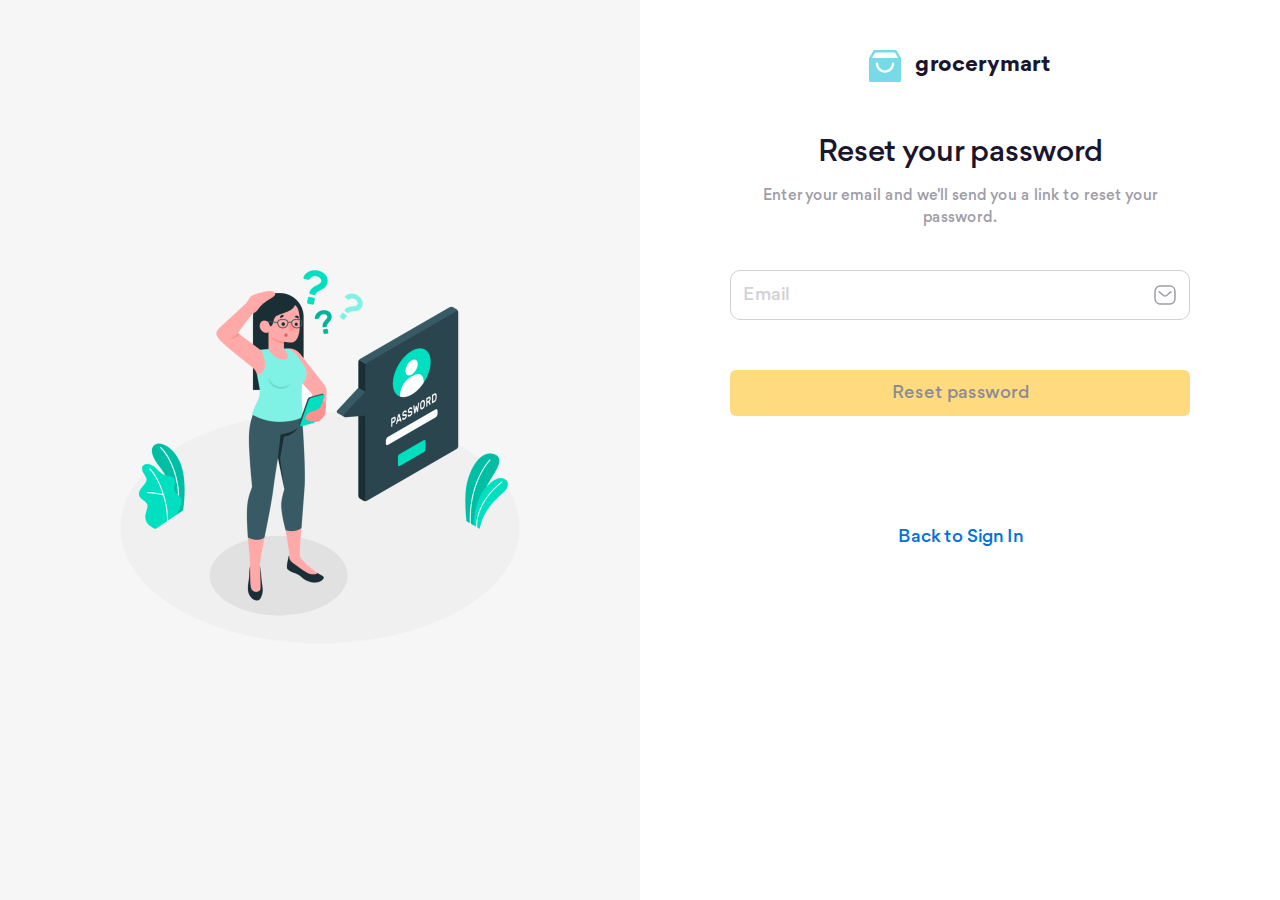
<file: reset-password.html>
<!DOCTYPE html>
<html lang="en">
    <head>
        <meta charset="UTF-8" />
        <meta name="viewport" content="width=device-width, initial-scale=1.0" />
        <title>Reset your password | Grocery Mart</title>

        <!-- Favicon -->
        <link rel="apple-touch-icon" sizes="76x76" href="./assets/favicon/apple-touch-icon.png" />
        <link rel="icon" type="image/png" sizes="32x32" href="./assets/favicon/favicon-32x32.png" />
        <link rel="icon" type="image/png" sizes="16x16" href="./assets/favicon/favicon-16x16.png" />
        <link rel="manifest" href="./assets/favicon/site.webmanifest" />
        <meta name="msapplication-TileColor" content="#da532c" />
        <meta name="theme-color" content="#ffffff" />

        <!-- Fonts -->
        <link rel="stylesheet" href="./assets/fonts/stylesheet.css" />

        <!-- Styles -->
        <link rel="stylesheet" href="./assets/css/main.css" />

        <!-- Scripts -->
        <script src="./assets/js/scripts.js"></script>
    </head>
    <body>
        <main class="auth">
            <!-- Auth intro -->
            <div class="auth__intro d-md-none">
                <img src="./assets/img/auth/forgot-password.png" alt="" class="auth__intro-img" />
            </div>

            <!-- Auth content -->
            <div class="auth__content">
                <div class="auth__content-inner">
                    <a href="./" class="logo">
                        <img src="./assets/icons/logo.svg" alt="grocerymart" class="logo__img" />
                        <h2 class="logo__title">grocerymart</h2>
                    </a>
                    <h1 class="auth__heading">Reset your password</h1>
                    <p class="auth__desc">Enter your email and we'll send you a link to reset your password.</p>
                    <!-- <div class="auth__message message message--success">We have e-mailed your password reset link!</div> -->
                    <form action="./reset-password-emailed.html" class="form auth__form auth__form-forgot">
                        <div class="form__group">
                            <div class="form__text-input">
                                <input type="email" name="" id="" placeholder="Email" class="form__input" required />
                                <img src="./assets/icons/message.svg" alt="" class="form__input-icon" />
                                <img src="./assets/icons/form-error.svg" alt="" class="form__input-icon-error" />
                            </div>
                            <p class="form__error">Email is not in correct format</p>
                        </div>
                        <div class="form__group auth__btn-group">
                            <button class="btn btn--primary auth__btn form__submit-btn">Reset password</button>
                        </div>
                    </form>

                    <p class="auth__text">
                        <a href="./sign-in.html" class="auth__link auth__text-link">Back to Sign In</a>
                    </p>
                </div>
            </div>
        </main>
        <script>
            window.dispatchEvent(new Event("template-loaded"));
        </script>
    </body>
</html>
</file>
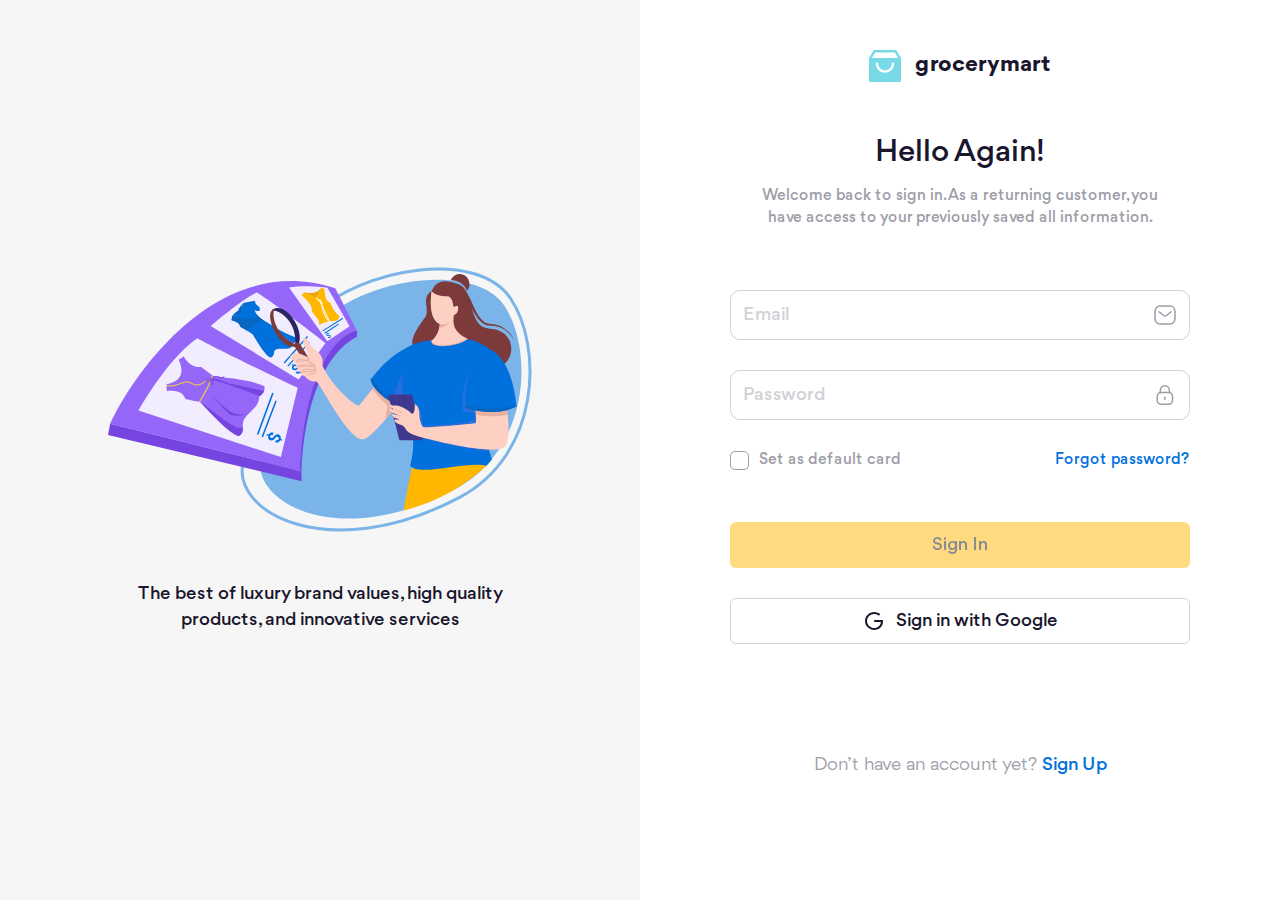
<file: sign-in.html>
<!DOCTYPE html>
<html lang="en">
    <head>
        <meta charset="UTF-8" />
        <meta name="viewport" content="width=device-width, initial-scale=1.0" />
        <title>Sign in | Grocery Mart</title>

        <!-- Favicon -->
        <link rel="apple-touch-icon" sizes="76x76" href="./assets/favicon/apple-touch-icon.png" />
        <link rel="icon" type="image/png" sizes="32x32" href="./assets/favicon/favicon-32x32.png" />
        <link rel="icon" type="image/png" sizes="16x16" href="./assets/favicon/favicon-16x16.png" />
        <link rel="manifest" href="./assets/favicon/site.webmanifest" />
        <meta name="msapplication-TileColor" content="#da532c" />
        <meta name="theme-color" content="#ffffff" />

        <!-- Fonts -->
        <link rel="stylesheet" href="./assets/fonts/stylesheet.css" />

        <!-- Styles -->
        <link rel="stylesheet" href="./assets/css/main.css" />

        <!-- Scripts -->
        <script src="./assets/js/scripts.js"></script>
    </head>
    <body>
        <main class="auth">
            <!-- Auth intro -->
            <div class="auth__intro d-md-none">
                <img src="./assets/img/auth/intro.svg" alt="" class="auth__intro-img" />
                <p class="auth__intro-text">
                    The best of luxury brand values, high quality products, and innovative services
                </p>
            </div>

            <!-- Auth content -->
            <div class="auth__content">
                <div class="auth__content-inner">
                    <a href="./" class="logo">
                        <img src="./assets/icons/logo.svg" alt="grocerymart" class="logo__img" />
                        <h2 class="logo__title">grocerymart</h2>
                    </a>
                    <h1 class="auth__heading">Hello Again!</h1>
                    <p class="auth__desc">
                        Welcome back to sign in. As a returning customer, you have access to your previously saved all
                        information.
                    </p>
                    <form action="./index-logined.html" class="form auth__form">
                        <div class="form__group">
                            <div class="form__text-input">
                                <input type="email" name="" id="" placeholder="Email" class="form__input" required />
                                <img src="./assets/icons/message.svg" alt="" class="form__input-icon" />
                                <img src="./assets/icons/form-error.svg" alt="" class="form__input-icon-error" />
                            </div>
                            <p class="form__error">Email is not in correct format</p>
                        </div>
                        <div class="form__group">
                            <div class="form__text-input">
                                <input
                                    type="password"
                                    name=""
                                    id=""
                                    placeholder="Password"
                                    class="form__input"
                                    required
                                    minlength="6"
                                />
                                <img src="./assets/icons/lock.svg" alt="" class="form__input-icon" />
                                <img src="./assets/icons/form-error.svg" alt="" class="form__input-icon-error" />
                            </div>
                            <p class="form__error">Password must be at least 6 characters</p>
                        </div>
                        <div class="form__group form__group--inline">
                            <label class="form__checkbox">
                                <input type="checkbox" name="" id="" class="form__checkbox-input d-none" />
                                <span class="form__checkbox-label">Set as default card</span>
                            </label>
                            <a href="./reset-password.html" class="auth__link form__pull-right">Forgot password?</a>
                        </div>
                        <div class="form__group auth__btn-group">
                            <button class="btn btn--primary auth__btn form__submit-btn">Sign In</button>
                            <button class="btn btn--outline auth__btn btn--no-margin">
                                <img src="./assets/icons/google.svg" alt="" class="btn__icon icon" />
                                Sign in with Google
                            </button>
                        </div>
                    </form>

                    <p class="auth__text">
                        Don’t have an account yet?
                        <a href="./sign-up.html" class="auth__link auth__text-link">Sign Up</a>
                    </p>
                </div>
            </div>
        </main>
        <script>
            window.dispatchEvent(new Event("template-loaded"));
        </script>
    </body>
</html>
</file>
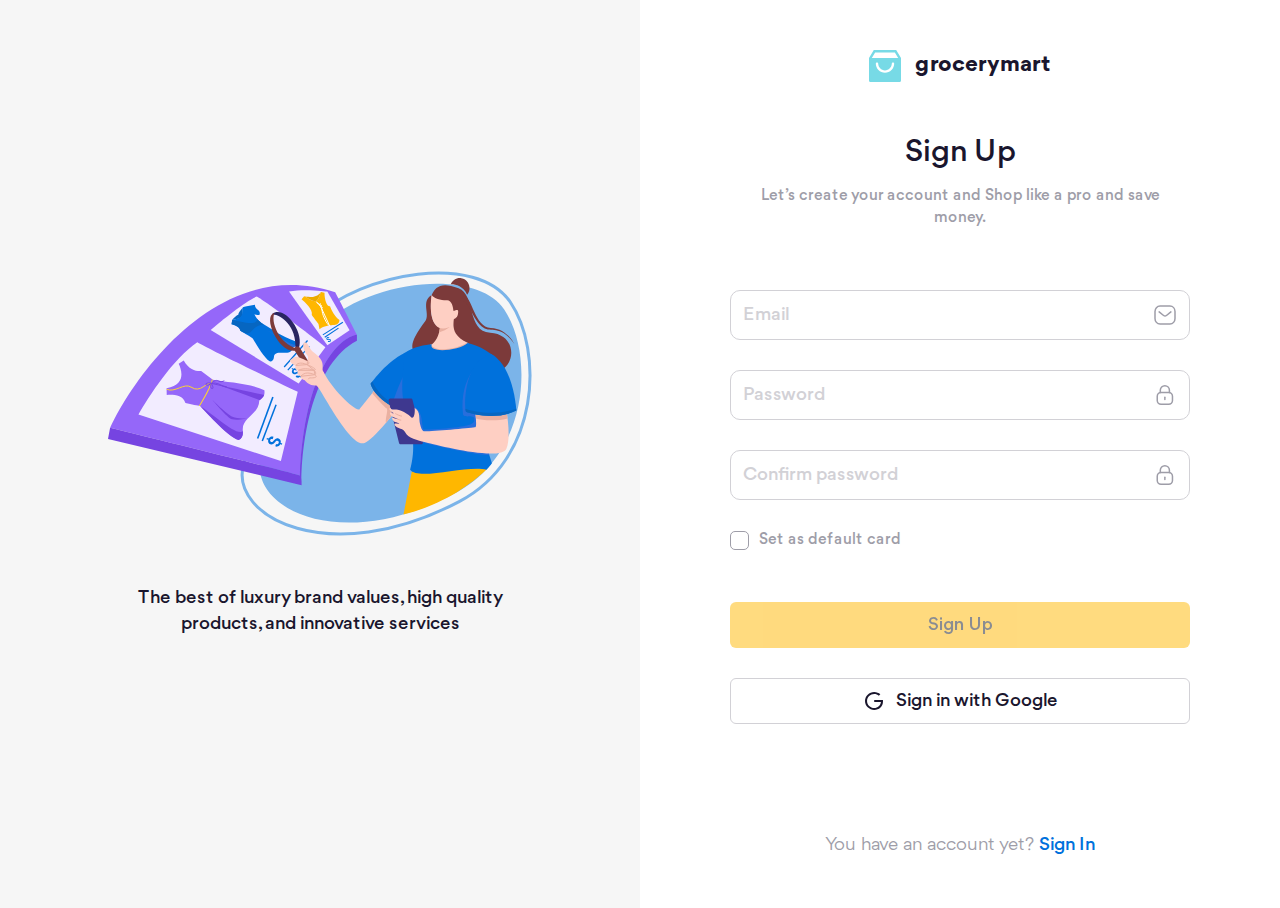
<file: sign-up.html>
<!DOCTYPE html>
<html lang="en">
    <head>
        <meta charset="UTF-8" />
        <meta name="viewport" content="width=device-width, initial-scale=1.0" />
        <title>Sign up | Grocery Mart</title>

        <!-- Favicon -->
        <link rel="apple-touch-icon" sizes="76x76" href="./assets/favicon/apple-touch-icon.png" />
        <link rel="icon" type="image/png" sizes="32x32" href="./assets/favicon/favicon-32x32.png" />
        <link rel="icon" type="image/png" sizes="16x16" href="./assets/favicon/favicon-16x16.png" />
        <link rel="manifest" href="./assets/favicon/site.webmanifest" />
        <meta name="msapplication-TileColor" content="#da532c" />
        <meta name="theme-color" content="#ffffff" />

        <!-- Fonts -->
        <link rel="stylesheet" href="./assets/fonts/stylesheet.css" />

        <!-- Styles -->
        <link rel="stylesheet" href="./assets/css/main.css" />

        <!-- Scripts -->
        <script src="./assets/js/scripts.js"></script>
    </head>
    <body>
        <main class="auth">
            <!-- Auth intro -->
            <div class="auth__intro">
                <a href="./" class="logo auth__intro-logo d-none d-md-flex">
                    <img src="./assets/icons/logo.svg" alt="grocerymart" class="logo__img" />
                    <h1 class="logo__title">grocerymart</h1>
                </a>
                <img src="./assets/img/auth/intro.svg" alt="" class="auth__intro-img" />
                <p class="auth__intro-text">
                    The best of luxury brand values, high quality products, and innovative services
                </p>
                <button class="auth__intro-next d-none d-md-flex js-toggle" toggle-target="#auth-content">
                    <img src="./assets/img/auth/intro-arrow.svg" alt="" />
                </button>
            </div>

            <!-- Auth content -->
            <div id="auth-content" class="auth__content hide">
                <div class="auth__content-inner">
                    <a href="./" class="logo">
                        <img src="./assets/icons/logo.svg" alt="grocerymart" class="logo__img" />
                        <h1 class="logo__title">grocerymart</h1>
                    </a>
                    <h1 class="auth__heading">Sign Up</h1>
                    <p class="auth__desc">Let’s create your account and Shop like a pro and save money.</p>
                    <form action="./index-logined.html" class="form auth__form">
                        <div class="form__group">
                            <div class="form__text-input">
                                <input type="email" name="" id="" placeholder="Email" class="form__input" required />
                                <img src="./assets/icons/message.svg" alt="" class="form__input-icon" />
                                <img src="./assets/icons/form-error.svg" alt="" class="form__input-icon-error" />
                            </div>
                            <p class="form__error">Email is not in correct format</p>
                        </div>
                        <div class="form__group">
                            <div class="form__text-input">
                                <input
                                    type="password"
                                    name=""
                                    id=""
                                    placeholder="Password"
                                    class="form__input"
                                    required
                                    minlength="6"
                                />
                                <img src="./assets/icons/lock.svg" alt="" class="form__input-icon" />
                                <img src="./assets/icons/form-error.svg" alt="" class="form__input-icon-error" />
                            </div>
                            <p class="form__error">Password must be at least 6 characters</p>
                        </div>
                        <div class="form__group">
                            <div class="form__text-input">
                                <input
                                    type="password"
                                    name=""
                                    id=""
                                    placeholder="Confirm password"
                                    class="form__input"
                                    required
                                    minlength="6"
                                />
                                <img src="./assets/icons/lock.svg" alt="" class="form__input-icon" />
                                <img src="./assets/icons/form-error.svg" alt="" class="form__input-icon-error" />
                            </div>
                            <p class="form__error">Password must be at least 6 characters</p>
                        </div>
                        <div class="form__group form__group--inline">
                            <label class="form__checkbox">
                                <input type="checkbox" name="" id="" class="form__checkbox-input d-none" />
                                <span class="form__checkbox-label">Set as default card</span>
                            </label>
                        </div>
                        <div class="form__group auth__btn-group">
                            <button class="btn btn--primary auth__btn form__submit-btn">Sign Up</button>
                            <button class="btn btn--outline auth__btn btn--no-margin">
                                <img src="./assets/icons/google.svg" alt="" class="btn__icon icon" />
                                Sign in with Google
                            </button>
                        </div>
                    </form>

                    <p class="auth__text">
                        You have an account yet?
                        <a href="./sign-in.html" class="auth__link auth__text-link">Sign In</a>
                    </p>
                </div>
            </div>
        </main>
        <script>
            window.dispatchEvent(new Event("template-loaded"));
        </script>
    </body>
</html>
</file>
<file: assets/fonts/stylesheet.css>
@font-face {
    font-family: 'Gordita';
    src: url('Gordita-BoldItalic.woff2') format('woff2'),
        url('Gordita-BoldItalic.woff') format('woff');
    font-weight: bold;
    font-style: italic;
    font-display: swap;
}

@font-face {
    font-family: 'Gordita';
    src: url('Gordita-LightItalic.woff2') format('woff2'),
        url('Gordita-LightItalic.woff') format('woff');
    font-weight: 300;
    font-style: italic;
    font-display: swap;
}

@font-face {
    font-family: 'Gordita';
    src: url('Gordita-Bold.woff2') format('woff2'),
        url('Gordita-Bold.woff') format('woff');
    font-weight: bold;
    font-style: normal;
    font-display: swap;
}

@font-face {
    font-family: 'Gordita';
    src: url('Gordita-BlackItalic.woff2') format('woff2'),
        url('Gordita-BlackItalic.woff') format('woff');
    font-weight: 900;
    font-style: italic;
    font-display: swap;
}

@font-face {
    font-family: 'Gordita';
    src: url('Gordita-Light.woff2') format('woff2'),
        url('Gordita-Light.woff') format('woff');
    font-weight: 300;
    font-style: normal;
    font-display: swap;
}

@font-face {
    font-family: 'Gordita';
    src: url('Gordita-Black.woff2') format('woff2'),
        url('Gordita-Black.woff') format('woff');
    font-weight: 900;
    font-style: normal;
    font-display: swap;
}

@font-face {
    font-family: 'Gordita';
    src: url('Gordita-Regular.woff2') format('woff2'),
        url('Gordita-Regular.woff') format('woff');
    font-weight: normal;
    font-style: normal;
    font-display: swap;
}

@font-face {
    font-family: 'Gordita';
    src: url('Gordita-MediumItalic.woff2') format('woff2'),
        url('Gordita-MediumItalic.woff') format('woff');
    font-weight: 500;
    font-style: italic;
    font-display: swap;
}

@font-face {
    font-family: 'Gordita';
    src: url('Gordita-Italic.woff2') format('woff2'),
        url('Gordita-Italic.woff') format('woff');
    font-weight: normal;
    font-style: italic;
    font-display: swap;
}

@font-face {
    font-family: 'Gordita';
    src: url('Gordita-Medium.woff2') format('woff2'),
        url('Gordita-Medium.woff') format('woff');
    font-weight: 500;
    font-style: normal;
    font-display: swap;
}
</file>
<file: assets/css_profile/add_shipping.css>
html, body, div, span, h1, ul, li {
  margin: 0;
  padding: 0;
  border: 0;
  font-size: 100%;
  font: inherit;
  vertical-align: baseline;
}
.navbar__list li {
  list-style: none;
}
html {
  font-size: 62.5%;
}

body {
  font-size: 1.6rem;
  font-family: "Gordita", sans-serif;
  color: var(--text-color);
  background: var(--body-bg);
}

a {
  color: inherit;
  text-decoration: none;
}

button {
  border: none;
  /* outline: none; */
  background: transparent;
}

.container {
  width: 100%;
  margin-left: auto;
  margin-right: auto;
  max-width: 1370px;
  /* background-color: #EEEEEE; */
}

.top-act__btn, .top-act__group, .top-act, .navbar__list, .menu {
  display: flex;
  align-items: center;
}
.menu {
  padding: 30px 0;
}
.top-bar__more {
  display: none;
}
.tinhnang {
  margin-left: 144px;
}
.navbar__list {
  gap: 30px;
}
.navbar__link {
  display: flex;
  gap: 6px;
  font-size: 1.5rem;
  font-weight: 500;
  line-height: 1.46;
}
.navbar__arrow {
  margin-top: 4px;
}

.top-act {
  margin-left: auto;
  gap: 20px;
}
.top-act__group {
  min-width: 50px;
  height: 50px;
  border-radius: 8px;
}
.top-act__group--single .top-act__btn {
  padding: 13px;
}
.top-act__btn {
  padding: 13px 20px;
  gap: 10px;
  cursor: pointer;
}
.top-act__title {
  font-size: 1.5rem;
  font-weight: 500;
  line-height: 1.47;
}
.top-act__separate {
  width: 1px;
  height: 30px;
}
.top-act__avatar {
  display: block;
  width: 50px;
  height: 50px;
  border-radius: 8px;
  cursor: pointer;
}

.logo {
  display: flex;
  align-items: center;
  gap: 14px;
}
.logo__title {
  font-size: 2.2rem;
  font-weight: 700;
  line-height: 1.45; 
}
.filter {
  display: flex;
  width: 625px;
  padding: 20px 725px 20px 20px;
  flex-direction: column;
  align-items: flex-start;
  gap: 10px;
border-radius: 10px;
border-radius: 20px;
background: var(--secondary-color-background, #FFF);
box-shadow: 0px 20px 60px 10px rgba(237, 237, 246, 0.20);
}

.Main-UIHUT {
  display: flex;
flex-direction: column;
align-items: flex-start;
gap: 20px;
}
.Location-UIHUT {
  display: flex;
align-items: flex-start;
gap: 20px;
}
.Departments1 {
  display: flex;
align-items: center;
gap: 8px;
}
.arrow {
  display: flex;
width: 24px;
height: 24px;
justify-content: center;
align-items: center;
}
.arrow img {
  display: flex;
width: 24px;
height: 24px;
padding: 5px 0px;
justify-content: center;
align-items: center;
flex-shrink: 0;
}
.Departments2 {
  display: flex;
align-items: center;
gap: 8px;
width: 76px;
height: 24px;
}
.Departments3 {
  display: flex;
align-items: center;
gap: 8px;
width: 76px;
height: 24px;
}
.Main {
  display: flex;
align-items: flex-start;
gap: 30px;
width: 1340px;
height: 1273px;
}
.main19 {
  display: flex;
padding: 20px;
align-items: flex-start;
gap: 10px;
width: 919px;
height: 1350px;
background-color: #FFFFFF;
border-radius: 20px;
margin-top: 30px;
background: var(--secondary-color-background, #FFF);
box-shadow: 0px 20px 60px 10px rgba(237, 237, 246, 0.20);
}
.Main-UIHUT1 {
  display: flex;
flex-direction: column;
align-items: flex-start;
gap: 30px;
width: 859px;
height: 1273px;
}
.arrives {
  font-size: 22px;
  line-height: 24px;
}
.stock {
  width: 859px;
height: 1px;
background: var(--secondary-color-secondary-2, #9E9DA8);
}
.Address-UIHUT {
  display: flex;
width: 859px;
height: 296px;
flex-direction: column;
align-items: flex-start;
gap: 30px;
}
.Addanewaddress-UIHUT {
  display: flex;
align-items: center;
gap: 338px;
width: 859px;
height: 52px;
}
.title {
  display: flex;
flex-direction: column;
align-items: flex-start;
gap: 4px;
width: 274px;
height: 52px;
}
.shipping-address {
  font-size: 18px;
  line-height: 26px;
  width: 157px;
  height: 26px;
}
.where {
  font-size: 15px;
  line-height: 22px;
  width: 274px;
  height: 22px;
}
.Frame18 {
  display: flex;
  width: 207px;
  height: 26px;
padding: 10px 20px;
align-items: flex-start;
gap: 10px;
border-radius: 30px;
background: var(--yellow-yellow, #FFB700);
}
.cong {
  display: flex;
width: 24px;
height: 24px;
padding: 2px;
justify-content: center;
align-items: center;
}
.addanewaddress {
  font-size: 18px;
  line-height: 26px;
  width: 230px;
  height: 26px;
}

.Address1 {
  display: flex;
width: 859px;
height: 92px;
justify-content: space-between;
align-items: flex-end;
}
.Address-1 {
  display: flex;
align-items: flex-start;
gap: 16px;
width: 370px;
height: 92px;
}
.tick {
  display: flex;
width: 24px;
height: 24px;
padding: 2.75px;
justify-content: center;
align-items: center;
}
.address1 {
  display: flex;
flex-direction: column;
align-items: flex-start;
gap: 20px;
width: 330px;
height: 92px;
}
.Frame-18 {
  display: flex;
flex-direction: column;
align-items: flex-start;
gap: 4px;
width: 330px;
height: 52px;
}
.imran {
  font-size: 18px;
  line-height: 26px;
}
.museum {
  font-size: 15px;
  line-height: 22px;
}
.Bootom {
  display: flex;
align-items: flex-start;
gap: 30px;
width: 330px;
height: 20px;
}
.Edit {
  display: flex;
align-items: flex-start;
gap: 10px;
width: 70px;
height: 26px;
}
.iconedit {
  display: flex;
width: 24px;
height: 24px;
padding: 3px;
justify-content: center;
align-items: center;
}
.bottom-list ul {
  list-style: none;
  display: flex;
}

.bottom-list ul li {
  display: inline-block; 
  margin-right: 20px;
}

.Address2 {
  display: flex;
width: 859px;
justify-content: space-between;
align-items: flex-end;
height: 92px;
}
.Address-2 {
  display: flex;
align-items: flex-start;
gap: 16px;
width: 610px;
height: 92px;
}
.address2 {
  display: flex;
flex-direction: column;
align-items: flex-start;
gap: 20px;
width: 570px;
height: 92px;
}
.al {
  font-size: 15px;
  line-height: 22px;
  width: 570px;
  height: 22px;
}
.itemdetails {
  display: flex;
flex-direction: column;
align-items: flex-start;
gap: 30px;
width: 116px;
height: 26px;
font-size: 18px;
line-height: 24px;
margin-top: 30px;
}
.main1 {
  display: flex;
flex-direction: column;
align-items: flex-start;
gap: 30px;
}
.Product-UIHUT {
  display: flex;
align-items: center;
gap: 30px;
width: 859px;
height: 172px;
}
.Product-UIHUT img {
  width: 151px;
}
.Info-UIHUT {
  display: flex;
flex-direction: column;
align-items: flex-start;
gap: 16px;
width: 859px;
height: 154px;
}
.Title-UIHUT {
  display: flex;
width: 679px;
height: 52px;
justify-content: space-between;
align-items: flex-start;
}

.tien p {
  font-size: 22px;
  line-height: 32px;
  text-align: right;
  margin-top: 0;
}
.ActionButtons-UIHUT {
  display: flex;
width: 679px;
height: 44px;
justify-content: space-between;
align-items: center;
}
.Button-UIHUT {
  display: flex;
align-items: flex-start;
gap: 20px;
width: 272px;
height: 44px;
}
.lavazza {
  display: flex;
padding: 10px 20px;
justify-content: center;
align-items: center;
gap: 10px;
width: 98px;
height: 24px;
border-radius: 10px;
border: 1px solid var(--secondary-color-secondary-3, #D2D1D6);
}
.arrowdown {
  display: flex;
width: 24px;
height: 24px;
justify-content: center;
align-items: center;
}
.trucong {
  display: flex;
padding: 10px 20px;
justify-content: center;
align-items: center;
gap: 10px;
width: 114px;
height: 24px;
border-radius: 10px;
border: 1px solid var(--secondary-color-secondary-3, #D2D1D6);
}
.tru {
  display: flex;
width: 24px;
height: 24px;
padding: 2px;
justify-content: center;
align-items: center;
} 
.cong {
  display: flex;
width: 24px;
height: 24px;
padding: 2px;
justify-content: center;
align-items: center;
}
.Action-button {
  display: flex;
align-items: flex-start;
gap: 30px;
}
.save {
  display: flex;
align-items: flex-start;
gap: 10px;
}
.traitim {
  display: flex;
width: 24px;
height: 24px;
padding: 3px 2.503px 3.002px 2.5px;
justify-content: center;
align-items: center;
}
.delete {
  display: flex;
align-items: flex-start;
gap: 10px;
}
.xoa {
  display: flex;
width: 24px;
height: 24px;
padding: 2.751px 3.292px 2.749px 3.75px;
justify-content: center;
align-items: center;
}
.stock {
  width: 859px;
height: 1px;
background: var(--secondary-color-secondary-3, #D2D1D6);
}
.Bottom-UIHUT {
  display: flex;
align-items: flex-end;
gap: 361px;
height: 145px;
}
.frame10 {
  display: flex;
align-items: center;
gap: 10px;
width: 211px;
height: 26px;
}
.arrowleft {
  display: flex;
width: 24px;
height: 24px;
justify-content: center;
align-items: center;
}
.Totalprice-UIHUT {
  display: flex;
flex-direction: column;
align-items: flex-start;
gap: 30px;
width: 287px;
height: 145px;
}
.Button-UIHUT1 {
  display: flex;
  width: 184px;
  height: 18px;
padding: 18px 40px;
justify-content: center;
align-items: center;
gap: 10px;
margin-top: auto;
border-radius: 50px;
background: var(--yellow-yellow, #FFB700);
}
.traitim1 {
  display: flex;
width: 24px;
height: 24px;
padding: 3px 2.503px 3.002px 2.5px;
justify-content: center;
align-items: center;
}
.traitim1 img {
  width: 54px;
height: 54px;
margin-top: 10px;
}
</file>
<file: assets/css_profile/add_to_card_or_debit.css>
html,
body,
div,
span,
h1,
ul,
li {
    margin: 0;
    padding: 0;
    border: 0;
    font-size: 100%;
    font: inherit;
    vertical-align: baseline;
}
ul {
    list-style: none;
}
.navbar__list li {
    list-style: none;
}
html {
    font-size: 62.5%;
}

body {
    font-size: 1.6rem;
    font-family: "Gordita", sans-serif;
    color: var(--text-color);
    background: var(--body-bg);
}

a {
    color: inherit;
    text-decoration: none;
}

button {
    border: none;
    /* outline: none; */
    background: transparent;
}

.container {
    width: 100%;
    margin-left: auto;
    margin-right: auto;
    max-width: 1370px;
    /* background-color: #EEEEEE; */
}

.top-act__btn,
.top-act__group,
.top-act,
.navbar__list,
.menu {
    display: flex;
    align-items: center;
}
.menu {
    padding: 30px 0;
}
.top-bar__more {
    display: none;
}
.tinhnang {
    margin-left: 144px;
}
.navbar__list {
    gap: 30px;
}
.navbar__link {
    display: flex;
    gap: 6px;
    font-size: 1.5rem;
    font-weight: 500;
    line-height: 1.46;
}
.navbar__arrow {
    margin-top: 4px;
}

.top-act {
    margin-left: auto;
    gap: 20px;
}
.top-act__group {
    min-width: 50px;
    height: 50px;
    border-radius: 8px;
}
.top-act__group--single .top-act__btn {
    padding: 13px;
}
.top-act__btn {
    padding: 13px 20px;
    gap: 10px;
    cursor: pointer;
}
.top-act__title {
    font-size: 1.5rem;
    font-weight: 500;
    line-height: 1.47;
}
.top-act__separate {
    width: 1px;
    height: 30px;
}
.top-act__avatar {
    display: block;
    width: 50px;
    height: 50px;
    border-radius: 8px;
    cursor: pointer;
}
.logo {
    display: flex;
    align-items: center;
    gap: 14px;
}
.logo__title {
    font-size: 2.2rem;
    font-weight: 700;
    line-height: 1.45;
}
.left {
    width: 345px;
    height: 837px;
    /* display: flex; */
    padding-bottom: 0px;
    align-items: flex-start;
    gap: 10px;
    border-radius: 20px;
    background: var(--secondary-color-background, #e6e2e2fe);
    box-shadow: 0px 20px 60px 10px rgba(237, 237, 246, 0.2);
}
.thongtin {
    display: flex;
    flex-direction: column;
    align-items: flex-start;
    gap: 30px;
    /* position: relative; */
}

.profile {
    /* position: absolute; */
    width: 344px;
    height: 246px;
    flex-shrink: 0;
    border-radius: 20px 20px 0px 0px;
    box-shadow: 0px 20px 60px 10px rgba(237, 237, 246, 0.2);
    border: black solid 1px;
    background: url(/assets/img/Rectangle\ 39.png),
        lightgray 0px -88.823px / 100% 2% no-repeat;
    background-color: lightgray;
}
.profile img {
    margin-top: 20px;
    margin-left: 114.5px;
    width: 116px;
    height: 116px;
    border-radius: 116px;
    border: 5px solid rgba(255, 255, 255, 0.2);
    box-shadow: 0px 4px 14px 2px rgba(0, 0, 0, 0.08);
}
.name p {
    color: var(--secondary-color-background, #fff);
    text-align: center;
    font-feature-settings: "clig" off, "liga" off;
    font-family: Gordita;
    font-size: 18px;
    font-style: normal;
    font-weight: 700;
    line-height: 26px;
}
.main {
    display: flex;
    padding-left: 0px;
    flex-direction: column;
    align-items: flex-start;
    gap: 30px;
}
.manage-account {
    width: 250px;
    height: 90px;
    margin-top: 30px;
    margin-left: 30px;
}
.main h1 {
    color: var(--secondary-color-secondary-1, #1a162e);
    font-feature-settings: "clig" off, "liga" off;
    font-family: Gordita;
    font-size: 20px;
    font-style: normal;
    font-weight: 500;
    line-height: 26px;
    font-weight: bold;
}

.user {
    width: 24px;
    height: 24px;
    padding: 2.814px 4.846px 2.78px 4.814px;
}
.main ul li {
    padding: 2.814px 4.846px 2.78px 4.814px;
}
.manage-account,
.myitems,
.subscriptions,
.customer-service {
    display: flex;
    flex-direction: column;
    align-items: flex-start;
    gap: 10px;
    margin-top: 30px;
    margin-left: 30px;
}
.communnications-privacy {
    width: 260px;
    display: flex;
    justify-content: center;
    align-items: center;
    
}
.myitems {
    width: 120px;
    height: 100px;
}
.subscriptions {
    width: 195px;
    height: 26px;
}
.customer-service {
    width: 172px;
    height: 106px;
}
.personal-info,
.privacy,
.order,
.sts,
.tries,
.plans,
.lp,
.ofuse {
    margin-left: 10px;
}
/* .address {
display: flex;
} */
.container * {
    font-size: 18px;
}
.registries {
    width: 115px;
}

.middle {
    display: flex;
    align-items: flex-start;
    gap: 30px;
    width: 1370px;
    height: 837px;
    border-radius: 20px;
    background: var(--secondary-color-background, #fff);
    box-shadow: 0px 20px 60px 10px rgba(237, 237, 246, 0.2);
}
.right {
    display: flex;
    width: 960px;
    height: 600px;
    padding: 30px;
    flex-direction: column;
    align-items: flex-start;
    gap: 10px;
    margin-left: 25px;
    border-radius: 20px;
    border: black solid 1px;
    background: var(--secondary-color-background, #fff);
    box-shadow: 0px 20px 60px 10px rgba(237, 237, 246, 0.2);
}
.addcredit {
    display: flex;
    flex-direction: column;
    align-items: flex-end;
    gap: 30px;
    width: 904px;
    height: 574px;
}
.main1 {
    display: flex;
    flex-direction: column;
    align-items: flex-start;
    gap: 30px;
    width: 904px;
    height: 500px;
}
.title {
    width: 300px;
    height: 32px;
    display: flex;
    align-items: center;
    gap: 10px;
}
.debit {
    font-size: 20px;
    line-height: 32px; /* 145.455% */
    width: 226px;
    height: 32px;
}
.input-data {
    display: flex;
    align-items: flex-start;
    gap: 30px;
    width: 904px;
    height: 348px;
}
.first-name,
.last-name {
    display: flex;
    flex-direction: column;
    align-items: flex-start;
    gap: 20px;
    width: 437px;
    height: 96px;
}
.input-data1,
.input-data2 {
    display: flex;
    flex-direction: column;
    align-items: flex-start;
    gap: 30px;
    width: 437px;
    height: 348px;
}
.inputdata1,
.inputdata2 {
    display: flex;
    flex-direction: column;
    align-items: flex-start;
    gap: 30px;
    width: 442px;
    height: 348px;
}
.Card-Preferences {
    display: flex;
    flex-direction: column;
    align-items: flex-start;
    gap: 10px;
}
.frame23 {
    display: flex;
    align-items: center;
    gap: 30px;
    width: 210px;
    height: 44px;
}
.save-card {
    display: flex;
    width: 123px;
    height: 44px;
    padding: 10px 20px;
    justify-content: center;
    align-items: center;
    gap: 10px;
    border-radius: 30px;
    background: var(--yellow-yellow, #ffb700);
    font-size: 16px;
}
.footer {
    margin-top: 50px;
    padding: 50px 0;
    font-size: 1.4rem;
    background: var(--footer-bg-color);
}
.footer__row {
    display: grid;
    grid-template-columns: 2fr 1.3fr 1fr 1fr 1.5fr;
    gap: 60px;
}
@media (max-width: 991.98px) {
    .footer__row {
        grid-template-columns: 1fr;
    }
}
@media (max-width: 991.98px) {
    .footer__logo.logo {
        margin-left: 0;
    }
}
.footer__desc {
    margin-top: 30px;
    line-height: 1.5;
}
@media (max-width: 991.98px) {
    .footer__desc {
        width: min(400px, 100%);
    }
}
.footer__help-text {
    margin-top: 40px;
    line-height: 1.4;
}
.footer__heading {
    text-transform: uppercase;
    font-weight: 900;
    font-size: 1.8rem;
}
.footer__list {
    margin-top: 18px;
}
.footer__link,
.footer__text {
    padding: 8px 0;
    line-height: 1.4;
}
.footer__link {
    display: inline-block;
}
.footer__link:hover {
    color: #0071dc;
}
.footer__text,
.footer__copyright {
    color: var(--footer-text-color);
}
@media (max-width: 991.98px) {
    .footer__text {
        width: min(400px, 100%);
    }
}
.footer__label1 {
    margin-top: 29px;
    font-weight: 50;
    height: 10px;
}
.footer__label2 {
    height: 10px;
}
.footer__form {
    display: flex;
    gap: 10px;
    padding: 16px 0;
}
@media (max-width: 1199.98px) {
    .footer__form {
        flex-direction: column;
    }
}
@media (max-width: 991.98px) {
    .footer__form {
        flex-direction: row;
    }
}
.footer__input {
    width: 100%;
    padding: 8px 12px;
    border-radius: 6px;
    border: 2px solid #d2d1d6;
    font-size: 1.5rem;
    font-weight: 500;
}
.footer__input::placeholder {
    font-weight: 400;
}
@media (max-width: 991.98px) {
    .footer__input {
        width: 40%;
    }
}
@media (max-width: 767.98px) {
    .footer__input {
        width: 50%;
        font-size: 1.6rem;
    }
}
@media (max-width: 575.98px) {
    .footer__input {
        flex: 1;
    }
}
.footer__bottom {
    margin-top: 50px;
    display: flex;
    align-items: center;
    justify-content: space-between;
}
@media (max-width: 767.98px) {
    .footer__bottom {
        flex-direction: column-reverse;
        gap: 50px;
    }
}
.footer__socials {
    display: flex;
    align-items: center;
    gap: 20px;
}
.footer__social-link {
    display: flex;
    align-items: center;
    justify-content: center;
    width: 32px;
    height: 32px;
    border-radius: 6px;
    filter: grayscale(50%);
    transition: translate, filter;
    transition-duration: 0.3s;
}
@media (max-width: 575.98px) {
    .footer__social-link {
        width: 42px;
        height: 42px;
    }
}
.footer__social-link--facebook {
    background: #4863a9;
}
.footer__social-link--youtube {
    background: #f00;
}
.footer__social-link--tiktok {
    background: #000;
}
.footer__social-link--twitter {
    background: #4999e6;
}
.footer__social-link--linkedin {
    background: #2f71ab;
}
.footer__social-link:hover {
    filter: grayscale(0);
    translate: 0 -3px;
}
.footer__social-icon {
    width: 14px;
    filter: brightness(0) saturate(100%) invert(100%) sepia(0%) saturate(7482%)
        hue-rotate(72deg) brightness(99%) contrast(99%);
}
@media (max-width: 575.98px) {
    .footer__social-icon {
        width: 18px;
    }
}
.footer__col1 {
    margin-top: 15px;
}
</file>
<file: assets/css_profile/addtocard.css>
html, body, div, span, h1, ul, li {
  margin: 0;
  padding: 0;
  border: 0;
  font-size: 100%;
  font: inherit;
  vertical-align: baseline;
}
ul {
  list-style: none;
}
html {
  font-size: 62.5%;
}

body {
  font-size: 1.6rem;
  font-family: "Gordita", sans-serif;
  color: var(--text-color);
  background: var(--body-bg);
}

a {
  color: inherit;
  text-decoration: none;
}

button {
  border: none;
  /* outline: none; */
  background: transparent;
}

.container {
  width: 100%;
  margin-left: auto;
  margin-right: auto;
  max-width: 1370px;
  /* background-color: #EEEEEE; */
}

.top-act__btn, .top-act__group, .top-act, .navbar__list, .menu {
  display: flex;
  align-items: center;
}
.menu {
  padding: 30px 0;
}
.top-bar__more {
  display: none;
}
.tinhnang {
  margin-left: 144px;
}
.navbar__list {
  gap: 30px;
}
.navbar__link {
  display: flex;
  gap: 6px;
  font-size: 1.5rem;
  font-weight: 500;
  line-height: 1.46;
}
.navbar__arrow {
  margin-top: 4px;
}

.top-act {
  margin-left: auto;
  gap: 20px;
}
.top-act__group {
  min-width: 50px;
  height: 50px;
  border-radius: 8px;
}
.top-act__group--single .top-act__btn {
  padding: 13px;
}
.top-act__btn {
  padding: 13px 20px;
  gap: 10px;
  cursor: pointer;
}
.top-act__title {
  font-size: 1.5rem;
  font-weight: 500;
  line-height: 1.47;
}
.top-act__separate {
  width: 1px;
  height: 30px;
}
.top-act__avatar {
  display: block;
  width: 50px;
  height: 50px;
  border-radius: 8px;
  cursor: pointer;
}

.logo {
  display: flex;
  align-items: center;
  gap: 14px;
}
.logo__title {
  font-size: 2.2rem;
  font-weight: 700;
  line-height: 1.45; 
}
.filter {
  display: flex;
  width: 625px;
  padding: 20px 725px 20px 20px;
  flex-direction: column;
  align-items: flex-start;
  gap: 10px;
border-radius: 10px;
border-radius: 20px;
background: var(--secondary-color-background, #FFF);
box-shadow: 0px 20px 60px 10px rgba(237, 237, 246, 0.20);
}

.Main-UIHUT {
  display: flex;
flex-direction: column;
align-items: flex-start;
gap: 20px;
}
.Location-UIHUT {
  display: flex;
align-items: flex-start;
gap: 20px;
}
.Departments1 {
  display: flex;
align-items: center;
gap: 8px;
}
.arrow {
  display: flex;
width: 24px;
height: 24px;
justify-content: center;
align-items: center;
}
.arrow img {
  display: flex;
width: 24px;
height: 24px;
padding: 5px 0px;
justify-content: center;
align-items: center;
flex-shrink: 0;
}
.Departments2 {
  display: flex;
align-items: center;
gap: 8px;
width: 76px;
height: 24px;
}
.main {
  display: flex;
width: 1340px;
align-items: flex-start;
gap: 30px;
margin-top: 30px;
}
.left {
  display: flex;
padding: 30px;
flex-direction: column;
align-items: flex-start;
gap: 10px;
border-radius: 20px;
border-radius: 20px;
background: var(--secondary-color-background, #FFF);
box-shadow: 0px 20px 60px 10px rgba(237, 237, 246, 0.20);
}
.main1 {
  display: flex;
flex-direction: column;
align-items: flex-start;
gap: 30px;
}
.Product-UIHUT {
  display: flex;
align-items: center;
gap: 30px;
width: 859px;
height: 172px;
}
.Info-UIHUT {
  display: flex;
flex-direction: column;
align-items: flex-start;
gap: 16px;
width: 654px;
height: 154px;
}
.Title-UIHUT {
  display: flex;
width: 654px;
height: 52px;
justify-content: space-between;
align-items: flex-start;
}

.tien p {
  font-size: 22px;
  line-height: 32px;
  text-align: right;
  margin-top: 0;
}
.ActionButtons-UIHUT {
  display: flex;
width: 654px;
height: 44px;
justify-content: space-between;
align-items: center;
}
.Button-UIHUT {
  display: flex;
align-items: flex-start;
gap: 20px;
width: 272px;
height: 44px;
}
.lavazza {
  display: flex;
padding: 10px 20px;
justify-content: center;
align-items: center;
gap: 10px;
width: 98px;
height: 24px;
border-radius: 10px;
border: 1px solid var(--secondary-color-secondary-3, #D2D1D6);
}
.arrowdown {
  display: flex;
width: 24px;
height: 24px;
justify-content: center;
align-items: center;
}
.trucong {
  display: flex;
padding: 10px 20px;
justify-content: center;
align-items: center;
gap: 10px;
width: 114px;
height: 24px;
border-radius: 10px;
border: 1px solid var(--secondary-color-secondary-3, #D2D1D6);
}
.tru {
  display: flex;
width: 24px;
height: 24px;
padding: 2px;
justify-content: center;
align-items: center;
} 
.cong {
  display: flex;
width: 24px;
height: 24px;
padding: 2px;
justify-content: center;
align-items: center;
}
.Action-button {
  display: flex;
align-items: flex-start;
gap: 30px;
}
.save {
  display: flex;
align-items: flex-start;
gap: 10px;
}
.traitim {
  display: flex;
width: 24px;
height: 24px;
padding: 3px 2.503px 3.002px 2.5px;
justify-content: center;
align-items: center;
}
.delete {
  display: flex;
align-items: flex-start;
gap: 10px;
}
.xoa {
  display: flex;
width: 24px;
height: 24px;
padding: 2.751px 3.292px 2.749px 3.75px;
justify-content: center;
align-items: center;
}
.stock {
  width: 859px;
height: 1px;
background: var(--secondary-color-secondary-3, #D2D1D6);
}
.Bottom-UIHUT {
  display: flex;
align-items: flex-end;
gap: 361px;
height: 155px;
}
.frame10 {
  display: flex;
align-items: center;
gap: 10px;
width: 211px;
height: 26px;
}
.arrowleft {
  display: flex;
width: 24px;
height: 24px;
justify-content: center;
align-items: center;
}
.Totalprice-UIHUT {
  display: flex;
flex-direction: column;
align-items: flex-start;
gap: 30px;
width: 287px;
height: 155px;
}
.Info-UIHUT1 {
  display: flex;
flex-direction: column;
align-items: flex-start;
gap: 10px;
width: 287px;
height: 62px;
}
.Subtotal {
  display: flex;
width: 283px;
height: 26px;
justify-content: space-between;
align-items: flex-start;
}
.Shipping {
  display: flex;
  width: 283px;
  height: 26px;
  justify-content: space-between;
  align-items: flex-start;
}
.Total {
  display: flex;
width: 283px;
height: 32px;
justify-content: space-between;
align-items: flex-start;
}
.Sidebar-UIHUT {
  display: flex;
flex-direction: column;
align-items: flex-start;
gap: 30px;
width: 330px;
height: 477px;
}
.checkout {
  display: flex;
padding: 30px;
width: 360px;
height: 200px;
flex-direction: column;
align-items: flex-start;
gap: 10px;
border-radius: 20px;
background: var(--secondary-color-background, #FFF);
box-shadow: 0px 20px 60px 10px rgba(237, 237, 246, 0.20);
}
.Main-UIHUT1 {
  display: flex;
flex-direction: column;
align-items: flex-start;
gap: 30px;
width: 360px;
height: 251px;
}
.Info-UIHUT2 {
  display: flex;
flex-direction: column;
align-items: flex-start;
gap: 14px;
height: 100px;
}
.stock1 {
  width: 287px;
height: 1px;
background: var(--secondary-color-secondary-3, #D2D1D6);
}
.Subtotal-UIHUT, .Price-UIHUT1, .Shipping1 {
  display: flex;
width: 350px;
justify-content: space-between;
align-items: flex-start;
}
.stock2 {
  width: 350px;
height: 1px;
background: var(--secondary-color-secondary-3, #D2D1D6);
}
.Button-UIHUT1 {
  display: flex;
width: 330px;
padding: 8px 10px;
justify-content: space-between;
align-items: center;
border-radius: 50px;
background: var(--yellow-yellow, #FFB700);
}
.giftcard {
  display: flex;
  width: 360px;
  height: 80px;
padding: 30px;
flex-direction: column;
align-items: flex-start;
gap: 5px;
border-radius: 20px;
background: var(--secondary-color-background, #FFF);
box-shadow: 0px 20px 60px 10px rgba(237, 237, 246, 0.20);
}
.Main-UIHUT2 {
  display: flex;
align-items: flex-start;
gap: 20px;
}
.gift1 {
  border-radius: 14px;
background: var(--purple-purple-10, linear-gradient(0deg, rgba(255, 255, 255, 0.90) 0%, rgba(255, 255, 255, 0.90) 100%), #7644E1);
box-shadow: 0px 20px 60px 10px rgba(237, 237, 246, 0.20);
}
.gift1 img {
  width: 86px;
height: 86px;
}
.Title-UIHUT1 {
  width: 250px;
  display: flex;
flex-direction: column;
align-items: flex-start;
gap: 10px;
}
</file>
<file: assets/css_profile/person_info.css>
html,
body,
div,
span,
h1,
ul,
li {
    margin: 0;
    padding: 0;
    border: 0;
    font-size: 100%;
    font: inherit;
    vertical-align: baseline;
}

h1 {
    white-space: nowrap;
}
ul {
    list-style: none;
}
.navbar__list li {
    list-style: none;
}
html {
    font-size: 62.5%;
}

body {
    font-size: 1.6rem;
    font-family: "Gordita", sans-serif;
    color: var(--text-color);
    background: var(--body-bg);
}

a {
    color: inherit;
    text-decoration: none;
}

button {
    border: none;
    /* outline: none; */
    background: transparent;
}

.container {
    width: 100%;
    margin-left: auto;
    margin-right: auto;
    max-width: 1370px;
    /* background-color: #EEEEEE; */
}

.top-act__btn,
.top-act__group,
.top-act,
.navbar__list,
.menu {
    display: flex;
    align-items: center;
}
.menu {
    padding: 30px 0;
}
.top-bar__more {
    display: none;
}
.tinhnang {
    margin-left: 144px;
}
.navbar__list {
    gap: 30px;
}
.navbar__link {
    display: flex;
    gap: 6px;
    font-size: 1.5rem;
    font-weight: 500;
    line-height: 1.46;
}
.navbar__arrow {
    margin-top: 4px;
}

.top-act {
    margin-left: auto;
    gap: 20px;
}
.top-act__group {
    min-width: 50px;
    height: 50px;
    border-radius: 8px;
}
.top-act__group--single .top-act__btn {
    padding: 13px;
}
.top-act__btn {
    padding: 13px 20px;
    gap: 10px;
    cursor: pointer;
}
.top-act__title {
    font-size: 1.5rem;
    font-weight: 500;
    line-height: 1.47;
}
.top-act__separate {
    width: 1px;
    height: 30px;
}
.top-act__avatar {
    display: block;
    width: 50px;
    height: 50px;
    border-radius: 8px;
    cursor: pointer;
}
.logo {
    display: flex;
    align-items: center;
    gap: 14px;
}
.logo__title {
    font-size: 2.2rem;
    font-weight: 700;
    line-height: 1.45;
}
.left {
    width: 345px;
    height: 837px;
    /* display: flex; */
    padding-bottom: 0px;
    align-items: flex-start;
    gap: 10px;
    border-radius: 20px;
    background: var(--secondary-color-background, #fff);
    box-shadow: 0px 20px 60px 10px rgba(237, 237, 246, 0.2);
}
.thongtin {
    display: flex;
    flex-direction: column;
    align-items: flex-start;
    gap: 30px;
    /* position: relative; */
}

.profile {
    /* position: absolute; */
    width: 344px;
    height: 246px;
    flex-shrink: 0;
    border-radius: 20px 20px 0px 0px;
    box-shadow: 0px 20px 60px 10px rgba(237, 237, 246, 0.2);
    border: black solid 1px;
    background: url(/assets/img/Rectangle\ 39.png),
        lightgray 0px -88.823px / 100% 2% no-repeat;
    background-color: lightgray;
}
.profile img {
    margin-top: 20px;
    margin-left: 114.5px;
    width: 116px;
    height: 116px;
    border-radius: 116px;
    border: 5px solid rgba(255, 255, 255, 0.2);
    box-shadow: 0px 4px 14px 2px rgba(0, 0, 0, 0.08);
}
.name p {
    color: var(--secondary-color-background, #fff);
    text-align: center;
    font-feature-settings: "clig" off, "liga" off;
    font-family: Gordita;
    font-size: 18px;
    font-style: normal;
    font-weight: 700;
    line-height: 26px;
}
.main {
    display: flex;
    padding-left: 0px;
    flex-direction: column;
    align-items: flex-start;
    gap: 30px;
}
.manage-account {
    width: 250px;
    height: 90px;
    margin-top: 30px;
    margin-left: 30px;
}
.main h1 {
    color: var(--secondary-color-secondary-1, #1a162e);
    font-feature-settings: "clig" off, "liga" off;
    font-family: Gordita;
    font-size: 20px;
    font-style: normal;
    font-weight: 500;
    line-height: 26px;
    font-weight: bold;
}

.user {
    width: 24px;
    height: 24px;
    padding: 2.814px 4.846px 2.78px 4.814px;
}
.main ul li {
    padding: 2.814px 4.846px 2.78px 4.814px;
}
.manage-account,
.myitems,
.subscriptions,
.customer-service {
    display: flex;
    flex-direction: column;
    align-items: flex-start;
    gap: 10px;
    margin-top: 30px;
    margin-left: 30px;
}
.communnications-privacy {
    width: 260px;
}
.myitems {
    width: 120px;
    height: 100px;
}
.subscriptions {
    width: 195px;
    height: 26px;
}
.customer-service {
    width: 172px;
    height: 106px;
}
.personal-info,
.privacy,
.order,
.sts,
.tries,
.plans,
.lp,
.ofuse {
    margin-left: 10px;
}

.personal-info {
    color: #070e15;
    font-weight: 500;
}
/* .address {
display: flex;
} */
.container * {
    font-size: 18px;
}
.registries {
    width: 115px;
}

.middle {
    display: flex;
    align-items: flex-start;
    gap: 30px;
    width: 1370px;
    height: 837px;
    border-radius: 20px;
    background: var(--secondary-color-background, #ebebee);
    box-shadow: 0px 20px 60px 10px rgba(237, 237, 246, 0.2);
}
.right {
    display: flex;
    padding: 30px;
    flex-direction: column;
    align-items: flex-start;
    gap: 10px;
    border-radius: 20px;
    background: var(--secondary-color-background, #fff);
    box-shadow: 0px 20px 60px 10px rgba(237, 237, 246, 0.2);
    width: 964px;
    height: 430px;
}
.addcredit {
    display: flex;
    flex-direction: column;
    gap: 30px;
    width: 904px;
    height: 420px;
}
.main1 {
    display: flex;
    flex-direction: column;
    align-items: flex-end;
    gap: 30px;
    width: 904px;
    height: 400px;
}
.main2 {
    display: flex;
    flex-direction: column;
    align-items: flex-start;
    gap: 30px;
    height: 310px;
}
.title {
    width: 300px;
    height: 32px;
    display: flex;
    align-items: center;
    gap: 10px;
}
.debit {
    font-size: 20px;
    line-height: 32px; /* 145.455% */
    width: 226px;
    height: 32px;
}
.input-data {
    display: flex;
    align-items: flex-start;
    gap: 30px;
    width: 904px;
    height: 348px;
}
.first-name,
.last-name {
    display: flex;
    flex-direction: column;
    align-items: flex-start;
    gap: 20px;
    width: 437px;
    height: 96px;
}
.input-data1,
.input-data2 {
    display: flex;
    flex-direction: column;
    align-items: flex-start;
    gap: 30px;
    width: 437px;
    height: 348px;
}
.inputdata1,
.inputdata2 {
    display: flex;
    flex-direction: column;
    align-items: flex-start;
    gap: 30px;
    width: 442px;
    height: 234px;
}
.Card-Preferences {
    display: flex;
    flex-direction: column;
    align-items: flex-start;
    gap: 10px;
}
.frame23 {
    display: flex;
    align-items: center;
    gap: 30px;
    width: 210px;
    height: 44px;
}
.save-card {
    display: flex;
    width: 123px;
    height: 44px;
    padding: 10px 20px;
    justify-content: center;
    align-items: center;
    gap: 10px;
    border-radius: 30px;
    background: var(--yellow-yellow, #ffb700);
    font-size: 16px;
}
.footer {
    margin-top: 50px;
    padding: 50px 0;
    font-size: 1.4rem;
    background: var(--footer-bg-color);
}
.footer__row {
    display: grid;
    grid-template-columns: 2fr 1.3fr 1fr 1fr 1.5fr;
    gap: 60px;
}
@media (max-width: 991.98px) {
    .footer__row {
        grid-template-columns: 1fr;
    }
}
@media (max-width: 991.98px) {
    .footer__logo.logo {
        margin-left: 0;
    }
}
.footer__desc {
    margin-top: 30px;
    line-height: 1.5;
}
@media (max-width: 991.98px) {
    .footer__desc {
        width: min(400px, 100%);
    }
}
.footer__help-text {
    margin-top: 40px;
    line-height: 1.4;
}
.footer__heading {
    text-transform: uppercase;
    font-weight: 900;
    font-size: 1.8rem;
}
.footer__list {
    margin-top: 18px;
}
.footer__link,
.footer__text {
    padding: 8px 0;
    line-height: 1.4;
}
.footer__link {
    display: inline-block;
}
.footer__link:hover {
    color: #0071dc;
}
.footer__text,
.footer__copyright {
    color: var(--footer-text-color);
}
@media (max-width: 991.98px) {
    .footer__text {
        width: min(400px, 100%);
    }
}
.footer__label1 {
    margin-top: 29px;
    font-weight: 50;
    height: 10px;
}
.footer__label2 {
    height: 10px;
}
.footer__form {
    display: flex;
    gap: 10px;
    padding: 16px 0;
}
@media (max-width: 1199.98px) {
    .footer__form {
        flex-direction: column;
    }
}
@media (max-width: 991.98px) {
    .footer__form {
        flex-direction: row;
    }
}
.footer__input {
    width: 100%;
    padding: 8px 12px;
    border-radius: 6px;
    border: 2px solid #d2d1d6;
    font-size: 1.5rem;
    font-weight: 500;
}
.footer__input::placeholder {
    font-weight: 400;
}
@media (max-width: 991.98px) {
    .footer__input {
        width: 40%;
    }
}
@media (max-width: 767.98px) {
    .footer__input {
        width: 50%;
        font-size: 1.6rem;
    }
}
@media (max-width: 575.98px) {
    .footer__input {
        flex: 1;
    }
}
.footer__bottom {
    margin-top: 50px;
    display: flex;
    align-items: center;
    justify-content: space-between;
}
@media (max-width: 767.98px) {
    .footer__bottom {
        flex-direction: column-reverse;
        gap: 50px;
    }
}
.footer__socials {
    display: flex;
    align-items: center;
    gap: 20px;
}
.footer__social-link {
    display: flex;
    align-items: center;
    justify-content: center;
    width: 32px;
    height: 32px;
    border-radius: 6px;
    filter: grayscale(50%);
    transition: translate, filter;
    transition-duration: 0.3s;
}
@media (max-width: 575.98px) {
    .footer__social-link {
        width: 42px;
        height: 42px;
    }
}
.footer__social-link--facebook {
    background: #4863a9;
}
.footer__social-link--youtube {
    background: #f00;
}
.footer__social-link--tiktok {
    background: #000;
}
.footer__social-link--twitter {
    background: #4999e6;
}
.footer__social-link--linkedin {
    background: #2f71ab;
}
.footer__social-link:hover {
    filter: grayscale(0);
    translate: 0 -3px;
}
.footer__social-icon {
    width: 14px;
    filter: brightness(0) saturate(100%) invert(100%) sepia(0%) saturate(7482%)
        hue-rotate(72deg) brightness(99%) contrast(99%);
}
@media (max-width: 575.98px) {
    .footer__social-icon {
        width: 18px;
    }
}
.footer__col1 {
    margin-top: 15px;
}
</file>
<file: assets/css_profile/profile.css>
html,
body,
div,
span,
h1,
ul,
li {
    margin: 0;
    padding: 0;
    border: 0;
    font-size: 100%;
    font: inherit;
    vertical-align: baseline;
}
ul {
    list-style: none;
}
html {
    font-size: 62.5%;
}

body {
    font-size: 1.6rem;
    font-family: "Gordita", sans-serif;
    color: var(--text-color);
    background: var(--body-bg);
}

a {
    color: inherit;
    text-decoration: none;
}

button {
    border: none;
    /* outline: none; */
    background: transparent;
}
.container {
    width: 100%;
    margin-left: auto;
    margin-right: auto;
    max-width: 1370px;
}

.top-act__btn,
.top-act__group,
.top-act,
.navbar__list,
.menu {
    display: flex;
    align-items: center;
}
.menu {
    padding: 30px 0;
}
.top-bar__more {
    display: none;
}
.tinhnang {
    margin-left: 144px;
}
.navbar__list {
    gap: 30px;
}
.navbar__link {
    display: flex;
    gap: 6px;
    font-size: 1.5rem;
    font-weight: 500;
    line-height: 1.46;
}
.navbar__arrow {
    margin-top: 4px;
}

.top-act {
    margin-left: auto;
    gap: 20px;
}
.top-act__group {
    min-width: 50px;
    height: 50px;
    border-radius: 8px;
}
.top-act__group--single .top-act__btn {
    padding: 13px;
}
.top-act__btn {
    padding: 13px 20px;
    gap: 10px;
    cursor: pointer;
}
.top-act__title {
    font-size: 1.5rem;
    font-weight: 500;
    line-height: 1.47;
}
.top-act__separate {
    width: 1px;
    height: 30px;
}
.top-act__avatar {
    display: block;
    width: 50px;
    height: 50px;
    border-radius: 8px;
    cursor: pointer;
}

.logo {
    display: flex;
    align-items: center;
    gap: 14px;
}
.logo__title {
    font-size: 2.2rem;
    font-weight: 700;
    line-height: 1.45;
}
.left {
    width: 345px;
    height: 837px;
    /* display: flex; */
    padding-bottom: 0px;
    align-items: flex-start;
    gap: 10px;
    border-radius: 20px;
    background: var(--secondary-color-background, #e6e2e2fe);
    box-shadow: 0px 20px 60px 10px rgba(237, 237, 246, 0.2);
}
.thongtin {
    display: flex;
    flex-direction: column;
    align-items: flex-start;
    gap: 30px;
}
.profile {
    width: 345px;
    height: 246px;
    flex-shrink: 0;
    border-radius: 20px 20px 0px 0px;
    box-shadow: 0px 20px 60px 10px rgba(237, 237, 246, 0.2);
    border: black solid 1px;
    background: url(/assets/img/Rectangle\ 39.png),
        lightgray 0px -88.823px / 100% 2% no-repeat;
    background-color: lightgray;
    /* object-fit: cover; */
}
.profile img {
    margin-top: 20px;
    margin-left: 114.5px;
    width: 116px;
    height: 116px;
    border-radius: 116px;
    border: 5px solid rgba(255, 255, 255, 0.2);
    box-shadow: 0px 4px 14px 2px rgba(0, 0, 0, 0.08);
}
.name p {
    color: var(--secondary-color-background, #fff);
    text-align: center;
    font-feature-settings: "clig" off, "liga" off;
    font-family: Gordita;
    font-size: 18px;
    font-style: normal;
    font-weight: 700;
    line-height: 26px;
}
.main {
    display: flex;
    padding-left: 0px;
    flex-direction: column;
    align-items: flex-start;
    gap: 30px;
}
.manage-account {
    width: 250px;
    height: 90px;
    margin-top: 30px;
    margin-left: 30px;
}
.main h1 {
    color: var(--secondary-color-secondary-1, #1a162e);
    font-feature-settings: "clig" off, "liga" off;
    font-family: Gordita;
    font-size: 20px;
    font-style: normal;
    font-weight: 500;
    line-height: 26px;
    font-weight: bold;
}
.container {
    background: var(--Background-2, #f6f6f6);
}
.user {
    width: 24px;
    height: 24px;
    padding: 2.814px 4.846px 2.78px 4.814px;
}
.main ul li {
    padding: 2.814px 4.846px 2.78px 4.814px;
}
.manage-account,
.myitems,
.subscriptions,
.customer-service {
    display: flex;
    flex-direction: column;
    align-items: flex-start;
    gap: 10px;
    margin-top: 30px;
    margin-left: 30px;
}
.communnications-privacy {
    width: 400px;
    white-space: nowrap;

}
.myitems {
    width: 120px;
    height: 100px;
}
.subscriptions {
    width: 195px;
    height: 26px;
}
.customer-service {
    width: 172px;
    height: 106px;
}
.personal-info,
.privacy,
.order,
.sts,
.tries,
.plans,
.lp,
.ofuse {
    margin-left: 10px;
}
/* .address {
  display: flex;
} */
.container * {
    font-size: 18px;
}
.registries {
    width: 115px;
}
.right {
    display: flex;
    width: 965px;
    height: 942px;
    padding: 30px;
    flex-direction: column;
    align-items: flex-start;
    gap: 10px;
    margin-left: 30px;
    border-radius: 20px;
    border: black solid 1px;
    background: var(--secondary-color-background, #fff);
    box-shadow: 0px 20px 60px 10px rgba(237, 237, 246, 0.2);
}
.middle {
    display: flex;
}
.mywallet {
    width: 137px;
    height: 60px;
}
.payment h1 {
    color: var(--secondary-color-secondary-1, #1a162e);
    font-family: Gordita;
    font-size: 24px;
    font-style: normal;
    font-weight: 700;
    line-height: 34px;
}
.payment p {
    color: var(--secondary-color-secondary-1, #1a162e);
    font-family: Gordita;
    font-size: 20px;
    font-style: normal;
    font-weight: 400;
    line-height: 22px;
    width: 200px;
}
.cards {
    display: flex;
    align-items: flex-start;
    gap: 30px;
    margin-top: 30px;
}
.frame1 {
    width: 281px;
    height: 171px;
    padding-left: 20px;
    border-radius: 10px;
    background-color: #1e2e69;
    position: relative;
}
.feather-card {
    width: 109px;
    height: 20px;
    margin-top: 20px;
    display: inline-flex;
    align-items: center;
    gap: 6px;
}
.feather-card h1 {
    color: var(--secondary-color-background, #fff);
    font-family: Gordita;
    font-size: 14px;
    font-style: normal;
    font-weight: 500;
    line-height: 20px;
}

.frame1 h1 {
    color: var(--secondary-color-background, #fff);
    font-feature-settings: "clig" off, "liga" off;
    font-family: Gordita;
    font-size: 14px;
    font-style: normal;
    font-weight: 500;
    line-height: 26px;
}
.card-holder {
    width: 58px;
    height: 28px;
}
.card-holder p {
    color: var(--secondary-color-background, #fff);
    font-family: Gordita;
    font-size: 10px;
    font-style: normal;
    font-weight: 500;
    line-height: 14px;
}
.card-holder h1 {
    color: var(--secondary-color-background, #fff);
    font-family: Gordita;
    font-size: 12px;
    font-style: normal;
    font-weight: 500;
    line-height: 14px;
}
.expired {
    /* display: inline-flex;
  flex-direction: column;
  align-items: flex-start; */
    width: 31px;
    height: 28px;
    margin-left: 40px;
}
.bottom-card {
    display: flex;
    color: #ffffff;
}
.plane {
    width: 137px;
    height: 137px;
    position: absolute;
    top: 0;
    right: 0;
}
.oval {
    width: 42px;
    height: 28px;
    position: absolute;
    bottom: 10;
    right: 0;
    margin-right: 20px;
}
.frame2 {
    background-color: #354151;
    width: 281px;
    height: 171px;
    border-radius: 10px;
    margin-left: 0px;
    padding-left: 20px;
    position: relative;
}
.tree {
    position: absolute;
    width: 182px;
    height: 171px;
    right: 0;
    top: 0;
    margin-left: 20px;
}
.frame3 {
    width: 100px;
    height: 60px;
    display: flex;
    padding: 56px 89px;
    flex-direction: column;
    align-items: flex-start;
    gap: 10px;
    border-radius: 10px;
    border: 1px dashed var(--secondary-color-secondary-3, #d2d1d6);
}
.address {
    width: 120px;
    height: 24px;
    display: flex;
    align-items: center;
    gap: 10px;
}
.account-info {
    display: flex;
    flex-direction: column;
    align-items: flex-start;
    gap: 16px;
    width: 904px;
    height: 244px;
    margin-top: 10px;
}
.accountinfo h1 {
    font-size: 24px;
    line-height: 34px;
    width: 161px;
    height: 34px;
}
.emailphoneadd {
    display: flex;
    flex-direction: column;
    align-items: flex-start;
    gap: 20px;
    width: 442px;
    height: 74px;
}
.email-address {
    display: flex;
    width: 442px;
    height: 74px;
    padding: 10px;
    flex-direction: column;
    align-items: flex-start;
    gap: 10px;
    border-radius: 10px;
    background: var(--Background-2, #f6f6f6);
}
.emailaddress {
    display: flex;
    align-items: center;
    gap: ph10px;
}
.email {
    display: flex;
    padding: 15px;
    align-items: flex-start;
    gap: 10px;
}
.email img {
    display: flex;
    width: 24px;
    height: 24px;
    padding: 3px 2px;
    justify-content: center;
    align-items: center;
}
.phone-number {
    display: flex;
    width: 442px;
    padding: 10px;
    flex-direction: column;
    align-items: flex-start;
    gap: 10px;
    height: 74px;
    border-radius: 10px;
    background: var(--Background-2, #f6f6f6);
}
.phonenumber {
    display: flex;
    align-items: center;
    gap: 10px;
}
.middle-emailphone {
    display: flex;
    align-items: flex-start;
    gap: 20px;
    width: 904px;
    height: 74px;
}
.addanaddress {
    display: flex;
    width: 422px;
    height: 74px;
    padding: 10px;
    flex-direction: column;
    align-items: flex-start;
    gap: 10px;
    border-radius: 10px;
    background: var(--Background-2, #f6f6f6);
    margin-top: 20px;
}
.washington {
    width: 325px;
    height: 68px;
    display: flex;
    flex-direction: column;
    align-items: flex-start;
}
.bangladesh {
    display: flex;
    align-items: center;
    gap: 10px;
}
.lists-right {
    width: 904px;
    height: 331px;
    margin-top: 80px;
    display: flex;
    flex-direction: column;
    align-items: flex-start;
    gap: 14px;
}
.list-right {
    width: 127px;
    height: 60px;
    display: flex;
    flex-direction: column;
    align-items: flex-start;
    gap: 4px;
}
.product {
    display: flex;
    flex-direction: column;
    align-items: flex-start;
    gap: 20px;
    width: 904px;
    height: 108px;
}
.product1 {
    display: flex;
    align-items: flex-start;
    gap: 20px;
}
.coffee-beans {
    display: flex;
    flex-direction: column;
    align-items: flex-start;
    gap: 10px;
    width: 733px;
    height: 74px;
}
.price1 {
    display: flex;
    align-items: center;
    gap: 20px;
    width: 227px;
    height: 42px;
}
.addtocart1 {
    display: flex;
    padding: 10px 20px;
    justify-content: center;
    align-items: center;
    gap: 10px;
    border-radius: 20px;
    background: var(--yellow-yellow, #ffb700);
}
.product2 {
    display: flex;
    align-items: flex-start;
    gap: 20px;
}
.lavazza-coffee {
    display: flex;
    flex-direction: column;
    align-items: flex-start;
    gap: 10px;
}
.addtocart2 {
    display: flex;
    padding: 10px 20px;
    justify-content: center;
    align-items: center;
    gap: 10px;
    border-radius: 20px;
    background: var(--yellow-yellow, #ffb700);
}
.price2 {
    display: flex;
    align-items: center;
    gap: 20px;
    width: 227px;
    height: 42px;
}
</file>
<file: assets/css/main.css>
/* http://meyerweb.com/eric/tools/css/reset/ 
   v2.0 | 20110126
   License: none (public domain)
*/
html,
body,
div,
span,
applet,
object,
iframe,
h1,
h2,
h3,
h4,
h5,
h6,
p,
blockquote,
pre,
a,
abbr,
acronym,
address,
big,
cite,
code,
del,
dfn,
em,
img,
ins,
kbd,
q,
s,
samp,
small,
strike,
strong,
sub,
sup,
tt,
var,
b,
u,
i,
center,
dl,
dt,
dd,
ol,
ul,
li,
fieldset,
form,
label,
legend,
table,
caption,
tbody,
tfoot,
thead,
tr,
th,
td,
article,
aside,
canvas,
details,
embed,
figure,
figcaption,
footer,
header,
hgroup,
menu,
nav,
output,
ruby,
section,
summary,
time,
mark,
audio,
video {
  margin: 0;
  padding: 0;
  border: 0;
  font-size: 100%;
  font: inherit;
  vertical-align: baseline;
}

/* HTML5 display-role reset for older browsers */
article,
aside,
details,
figcaption,
figure,
footer,
header,
hgroup,
menu,
nav,
section {
  display: block;
}

body {
  line-height: 1;
}

ol,
ul {
  list-style: none;
}

blockquote,
q {
  quotes: none;
}

blockquote:before,
blockquote:after,
q:before,
q:after {
  content: "";
  content: none;
}

table {
  border-collapse: collapse;
  border-spacing: 0;
}

*,
::before,
::after {
  box-sizing: border-box;
}

html {
  font-size: 62.5%;
}

body {
  font-size: 1.6rem;
  font-family: Gordita, sans-serif;
  color: var(--text-color);
  background: var(--body-bg);
}

a {
  color: inherit;
  text-decoration: none;
}

button {
  border: none;
  outline: none;
  background: transparent;
  padding: 0;
  cursor: pointer;
}

a,
img,
button,
input,
label,
textarea,
select {
  padding: 0;
  font-family: inherit;
  color: inherit;
  outline: none;
  border: none;
  -webkit-tap-highlight-color: transparent;
}

input {
  background: transparent;
}

.icon {
  filter: var(--icon-color);
}

@media (max-width: 575.98px) {
  .container {
    padding-left: 20px !important;
    padding-right: 20px !important;
  }
}

.row > *, .container-fluid, .container {
  padding-left: calc(var(--grid-gutter-x) * 0.5);
  padding-right: calc(var(--grid-gutter-x) * 0.5);
}

.container-fluid, .container {
  --grid-gutter-x: 30px;
  --grid-gutter-y: 0;
  width: 1370px;
  margin-left: auto;
  margin-right: auto;
}

.container {
  width: 1370px;
}

.row {
  display: flex;
  flex-wrap: wrap;
  margin-top: calc(var(--grid-gutter-y) * -1);
  margin-left: calc(var(--grid-gutter-x) * 0.5 * -1);
  margin-right: calc(var(--grid-gutter-x) * 0.5 * -1);
}
.row > * {
  margin-top: var(--grid-gutter-y);
}

.col {
  flex: 1 0;
}

.row-cols-1 > * {
  flex: 0 0 auto;
  width: 100%;
}

.row-cols-2 > * {
  flex: 0 0 auto;
  width: 50%;
}

.row-cols-3 > * {
  flex: 0 0 auto;
  width: 33.3333333333%;
}

.row-cols-4 > * {
  flex: 0 0 auto;
  width: 25%;
}

.row-cols-5 > * {
  flex: 0 0 auto;
  width: 20%;
}

.row-cols-6 > * {
  flex: 0 0 auto;
  width: 16.6666666667%;
}

.col-1 {
  flex: 0 0 auto;
  width: 8.3333333333%;
}

.col-2 {
  flex: 0 0 auto;
  width: 16.6666666667%;
}

.col-3 {
  flex: 0 0 auto;
  width: 25%;
}

.col-4 {
  flex: 0 0 auto;
  width: 33.3333333333%;
}

.col-5 {
  flex: 0 0 auto;
  width: 41.6666666667%;
}

.col-6 {
  flex: 0 0 auto;
  width: 50%;
}

.col-7 {
  flex: 0 0 auto;
  width: 58.3333333333%;
}

.col-8 {
  flex: 0 0 auto;
  width: 66.6666666667%;
}

.col-9 {
  flex: 0 0 auto;
  width: 75%;
}

.col-10 {
  flex: 0 0 auto;
  width: 83.3333333333%;
}

.col-11 {
  flex: 0 0 auto;
  width: 91.6666666667%;
}

.col-12 {
  flex: 0 0 auto;
  width: 100%;
}

.offset-0 {
  margin-left: 0;
}

.offset-1 {
  margin-left: 8.3333333333%;
}

.offset-2 {
  margin-left: 16.6666666667%;
}

.offset-3 {
  margin-left: 25%;
}

.offset-4 {
  margin-left: 33.3333333333%;
}

.offset-5 {
  margin-left: 41.6666666667%;
}

.offset-6 {
  margin-left: 50%;
}

.offset-7 {
  margin-left: 58.3333333333%;
}

.offset-8 {
  margin-left: 66.6666666667%;
}

.offset-9 {
  margin-left: 75%;
}

.offset-10 {
  margin-left: 83.3333333333%;
}

.offset-11 {
  margin-left: 91.6666666667%;
}

.g-0,
.gx-0 {
  --grid-gutter-x: 0px;
}

.g-0,
.gy-0 {
  --grid-gutter-y: 0px;
}

.g-1,
.gx-1 {
  --grid-gutter-x: 7.5px;
}

.g-1,
.gy-1 {
  --grid-gutter-y: 7.5px;
}

.g-2,
.gx-2 {
  --grid-gutter-x: 15px;
}

.g-2,
.gy-2 {
  --grid-gutter-y: 15px;
}

.g-3,
.gx-3 {
  --grid-gutter-x: 30px;
}

.g-3,
.gy-3 {
  --grid-gutter-y: 30px;
}

.g-4,
.gx-4 {
  --grid-gutter-x: 45px;
}

.g-4,
.gy-4 {
  --grid-gutter-y: 45px;
}

.g-5,
.gx-5 {
  --grid-gutter-x: 90px;
}

.g-5,
.gy-5 {
  --grid-gutter-y: 90px;
}

@media (max-width: 1399.98px) {
  .container {
    max-width: 1140px;
  }
  .row-cols-xxl-1 > * {
    flex: 0 0 auto;
    width: 100%;
  }
  .row-cols-xxl-2 > * {
    flex: 0 0 auto;
    width: 50%;
  }
  .row-cols-xxl-3 > * {
    flex: 0 0 auto;
    width: 33.3333333333%;
  }
  .row-cols-xxl-4 > * {
    flex: 0 0 auto;
    width: 25%;
  }
  .row-cols-xxl-5 > * {
    flex: 0 0 auto;
    width: 20%;
  }
  .row-cols-xxl-6 > * {
    flex: 0 0 auto;
    width: 16.6666666667%;
  }
  .col-xxl-1 {
    flex: 0 0 auto;
    width: 8.3333333333%;
  }
  .col-xxl-2 {
    flex: 0 0 auto;
    width: 16.6666666667%;
  }
  .col-xxl-3 {
    flex: 0 0 auto;
    width: 25%;
  }
  .col-xxl-4 {
    flex: 0 0 auto;
    width: 33.3333333333%;
  }
  .col-xxl-5 {
    flex: 0 0 auto;
    width: 41.6666666667%;
  }
  .col-xxl-6 {
    flex: 0 0 auto;
    width: 50%;
  }
  .col-xxl-7 {
    flex: 0 0 auto;
    width: 58.3333333333%;
  }
  .col-xxl-8 {
    flex: 0 0 auto;
    width: 66.6666666667%;
  }
  .col-xxl-9 {
    flex: 0 0 auto;
    width: 75%;
  }
  .col-xxl-10 {
    flex: 0 0 auto;
    width: 83.3333333333%;
  }
  .col-xxl-11 {
    flex: 0 0 auto;
    width: 91.6666666667%;
  }
  .col-xxl-12 {
    flex: 0 0 auto;
    width: 100%;
  }
  .offset-xxl-0 {
    margin-left: 0;
  }
  .offset-xxl-1 {
    margin-left: 8.3333333333%;
  }
  .offset-xxl-2 {
    margin-left: 16.6666666667%;
  }
  .offset-xxl-3 {
    margin-left: 25%;
  }
  .offset-xxl-4 {
    margin-left: 33.3333333333%;
  }
  .offset-xxl-5 {
    margin-left: 41.6666666667%;
  }
  .offset-xxl-6 {
    margin-left: 50%;
  }
  .offset-xxl-7 {
    margin-left: 58.3333333333%;
  }
  .offset-xxl-8 {
    margin-left: 66.6666666667%;
  }
  .offset-xxl-9 {
    margin-left: 75%;
  }
  .offset-xxl-10 {
    margin-left: 83.3333333333%;
  }
  .offset-xxl-11 {
    margin-left: 91.6666666667%;
  }
  .g-xxl-0,
  .gx-xxl-0 {
    --grid-gutter-x: 0px;
  }
  .g-xxl-0,
  .gy-xxl-0 {
    --grid-gutter-y: 0px;
  }
  .g-xxl-1,
  .gx-xxl-1 {
    --grid-gutter-x: 7.5px;
  }
  .g-xxl-1,
  .gy-xxl-1 {
    --grid-gutter-y: 7.5px;
  }
  .g-xxl-2,
  .gx-xxl-2 {
    --grid-gutter-x: 15px;
  }
  .g-xxl-2,
  .gy-xxl-2 {
    --grid-gutter-y: 15px;
  }
  .g-xxl-3,
  .gx-xxl-3 {
    --grid-gutter-x: 30px;
  }
  .g-xxl-3,
  .gy-xxl-3 {
    --grid-gutter-y: 30px;
  }
  .g-xxl-4,
  .gx-xxl-4 {
    --grid-gutter-x: 45px;
  }
  .g-xxl-4,
  .gy-xxl-4 {
    --grid-gutter-y: 45px;
  }
  .g-xxl-5,
  .gx-xxl-5 {
    --grid-gutter-x: 90px;
  }
  .g-xxl-5,
  .gy-xxl-5 {
    --grid-gutter-y: 90px;
  }
}
@media (max-width: 1199.98px) {
  .container {
    max-width: 960px;
  }
  .row-cols-xl-1 > * {
    flex: 0 0 auto;
    width: 100%;
  }
  .row-cols-xl-2 > * {
    flex: 0 0 auto;
    width: 50%;
  }
  .row-cols-xl-3 > * {
    flex: 0 0 auto;
    width: 33.3333333333%;
  }
  .row-cols-xl-4 > * {
    flex: 0 0 auto;
    width: 25%;
  }
  .row-cols-xl-5 > * {
    flex: 0 0 auto;
    width: 20%;
  }
  .row-cols-xl-6 > * {
    flex: 0 0 auto;
    width: 16.6666666667%;
  }
  .col-xl-1 {
    flex: 0 0 auto;
    width: 8.3333333333%;
  }
  .col-xl-2 {
    flex: 0 0 auto;
    width: 16.6666666667%;
  }
  .col-xl-3 {
    flex: 0 0 auto;
    width: 25%;
  }
  .col-xl-4 {
    flex: 0 0 auto;
    width: 33.3333333333%;
  }
  .col-xl-5 {
    flex: 0 0 auto;
    width: 41.6666666667%;
  }
  .col-xl-6 {
    flex: 0 0 auto;
    width: 50%;
  }
  .col-xl-7 {
    flex: 0 0 auto;
    width: 58.3333333333%;
  }
  .col-xl-8 {
    flex: 0 0 auto;
    width: 66.6666666667%;
  }
  .col-xl-9 {
    flex: 0 0 auto;
    width: 75%;
  }
  .col-xl-10 {
    flex: 0 0 auto;
    width: 83.3333333333%;
  }
  .col-xl-11 {
    flex: 0 0 auto;
    width: 91.6666666667%;
  }
  .col-xl-12 {
    flex: 0 0 auto;
    width: 100%;
  }
  .offset-xl-0 {
    margin-left: 0;
  }
  .offset-xl-1 {
    margin-left: 8.3333333333%;
  }
  .offset-xl-2 {
    margin-left: 16.6666666667%;
  }
  .offset-xl-3 {
    margin-left: 25%;
  }
  .offset-xl-4 {
    margin-left: 33.3333333333%;
  }
  .offset-xl-5 {
    margin-left: 41.6666666667%;
  }
  .offset-xl-6 {
    margin-left: 50%;
  }
  .offset-xl-7 {
    margin-left: 58.3333333333%;
  }
  .offset-xl-8 {
    margin-left: 66.6666666667%;
  }
  .offset-xl-9 {
    margin-left: 75%;
  }
  .offset-xl-10 {
    margin-left: 83.3333333333%;
  }
  .offset-xl-11 {
    margin-left: 91.6666666667%;
  }
  .g-xl-0,
  .gx-xl-0 {
    --grid-gutter-x: 0px;
  }
  .g-xl-0,
  .gy-xl-0 {
    --grid-gutter-y: 0px;
  }
  .g-xl-1,
  .gx-xl-1 {
    --grid-gutter-x: 7.5px;
  }
  .g-xl-1,
  .gy-xl-1 {
    --grid-gutter-y: 7.5px;
  }
  .g-xl-2,
  .gx-xl-2 {
    --grid-gutter-x: 15px;
  }
  .g-xl-2,
  .gy-xl-2 {
    --grid-gutter-y: 15px;
  }
  .g-xl-3,
  .gx-xl-3 {
    --grid-gutter-x: 30px;
  }
  .g-xl-3,
  .gy-xl-3 {
    --grid-gutter-y: 30px;
  }
  .g-xl-4,
  .gx-xl-4 {
    --grid-gutter-x: 45px;
  }
  .g-xl-4,
  .gy-xl-4 {
    --grid-gutter-y: 45px;
  }
  .g-xl-5,
  .gx-xl-5 {
    --grid-gutter-x: 90px;
  }
  .g-xl-5,
  .gy-xl-5 {
    --grid-gutter-y: 90px;
  }
}
@media (max-width: 991.98px) {
  .container {
    max-width: 720px;
  }
  .row-cols-lg-1 > * {
    flex: 0 0 auto;
    width: 100%;
  }
  .row-cols-lg-2 > * {
    flex: 0 0 auto;
    width: 50%;
  }
  .row-cols-lg-3 > * {
    flex: 0 0 auto;
    width: 33.3333333333%;
  }
  .row-cols-lg-4 > * {
    flex: 0 0 auto;
    width: 25%;
  }
  .row-cols-lg-5 > * {
    flex: 0 0 auto;
    width: 20%;
  }
  .row-cols-lg-6 > * {
    flex: 0 0 auto;
    width: 16.6666666667%;
  }
  .col-lg-1 {
    flex: 0 0 auto;
    width: 8.3333333333%;
  }
  .col-lg-2 {
    flex: 0 0 auto;
    width: 16.6666666667%;
  }
  .col-lg-3 {
    flex: 0 0 auto;
    width: 25%;
  }
  .col-lg-4 {
    flex: 0 0 auto;
    width: 33.3333333333%;
  }
  .col-lg-5 {
    flex: 0 0 auto;
    width: 41.6666666667%;
  }
  .col-lg-6 {
    flex: 0 0 auto;
    width: 50%;
  }
  .col-lg-7 {
    flex: 0 0 auto;
    width: 58.3333333333%;
  }
  .col-lg-8 {
    flex: 0 0 auto;
    width: 66.6666666667%;
  }
  .col-lg-9 {
    flex: 0 0 auto;
    width: 75%;
  }
  .col-lg-10 {
    flex: 0 0 auto;
    width: 83.3333333333%;
  }
  .col-lg-11 {
    flex: 0 0 auto;
    width: 91.6666666667%;
  }
  .col-lg-12 {
    flex: 0 0 auto;
    width: 100%;
  }
  .offset-lg-0 {
    margin-left: 0;
  }
  .offset-lg-1 {
    margin-left: 8.3333333333%;
  }
  .offset-lg-2 {
    margin-left: 16.6666666667%;
  }
  .offset-lg-3 {
    margin-left: 25%;
  }
  .offset-lg-4 {
    margin-left: 33.3333333333%;
  }
  .offset-lg-5 {
    margin-left: 41.6666666667%;
  }
  .offset-lg-6 {
    margin-left: 50%;
  }
  .offset-lg-7 {
    margin-left: 58.3333333333%;
  }
  .offset-lg-8 {
    margin-left: 66.6666666667%;
  }
  .offset-lg-9 {
    margin-left: 75%;
  }
  .offset-lg-10 {
    margin-left: 83.3333333333%;
  }
  .offset-lg-11 {
    margin-left: 91.6666666667%;
  }
  .g-lg-0,
  .gx-lg-0 {
    --grid-gutter-x: 0px;
  }
  .g-lg-0,
  .gy-lg-0 {
    --grid-gutter-y: 0px;
  }
  .g-lg-1,
  .gx-lg-1 {
    --grid-gutter-x: 7.5px;
  }
  .g-lg-1,
  .gy-lg-1 {
    --grid-gutter-y: 7.5px;
  }
  .g-lg-2,
  .gx-lg-2 {
    --grid-gutter-x: 15px;
  }
  .g-lg-2,
  .gy-lg-2 {
    --grid-gutter-y: 15px;
  }
  .g-lg-3,
  .gx-lg-3 {
    --grid-gutter-x: 30px;
  }
  .g-lg-3,
  .gy-lg-3 {
    --grid-gutter-y: 30px;
  }
  .g-lg-4,
  .gx-lg-4 {
    --grid-gutter-x: 45px;
  }
  .g-lg-4,
  .gy-lg-4 {
    --grid-gutter-y: 45px;
  }
  .g-lg-5,
  .gx-lg-5 {
    --grid-gutter-x: 90px;
  }
  .g-lg-5,
  .gy-lg-5 {
    --grid-gutter-y: 90px;
  }
}
@media (max-width: 767.98px) {
  .container {
    max-width: 540px;
  }
  .row-cols-md-1 > * {
    flex: 0 0 auto;
    width: 100%;
  }
  .row-cols-md-2 > * {
    flex: 0 0 auto;
    width: 50%;
  }
  .row-cols-md-3 > * {
    flex: 0 0 auto;
    width: 33.3333333333%;
  }
  .row-cols-md-4 > * {
    flex: 0 0 auto;
    width: 25%;
  }
  .row-cols-md-5 > * {
    flex: 0 0 auto;
    width: 20%;
  }
  .row-cols-md-6 > * {
    flex: 0 0 auto;
    width: 16.6666666667%;
  }
  .col-md-1 {
    flex: 0 0 auto;
    width: 8.3333333333%;
  }
  .col-md-2 {
    flex: 0 0 auto;
    width: 16.6666666667%;
  }
  .col-md-3 {
    flex: 0 0 auto;
    width: 25%;
  }
  .col-md-4 {
    flex: 0 0 auto;
    width: 33.3333333333%;
  }
  .col-md-5 {
    flex: 0 0 auto;
    width: 41.6666666667%;
  }
  .col-md-6 {
    flex: 0 0 auto;
    width: 50%;
  }
  .col-md-7 {
    flex: 0 0 auto;
    width: 58.3333333333%;
  }
  .col-md-8 {
    flex: 0 0 auto;
    width: 66.6666666667%;
  }
  .col-md-9 {
    flex: 0 0 auto;
    width: 75%;
  }
  .col-md-10 {
    flex: 0 0 auto;
    width: 83.3333333333%;
  }
  .col-md-11 {
    flex: 0 0 auto;
    width: 91.6666666667%;
  }
  .col-md-12 {
    flex: 0 0 auto;
    width: 100%;
  }
  .offset-md-0 {
    margin-left: 0;
  }
  .offset-md-1 {
    margin-left: 8.3333333333%;
  }
  .offset-md-2 {
    margin-left: 16.6666666667%;
  }
  .offset-md-3 {
    margin-left: 25%;
  }
  .offset-md-4 {
    margin-left: 33.3333333333%;
  }
  .offset-md-5 {
    margin-left: 41.6666666667%;
  }
  .offset-md-6 {
    margin-left: 50%;
  }
  .offset-md-7 {
    margin-left: 58.3333333333%;
  }
  .offset-md-8 {
    margin-left: 66.6666666667%;
  }
  .offset-md-9 {
    margin-left: 75%;
  }
  .offset-md-10 {
    margin-left: 83.3333333333%;
  }
  .offset-md-11 {
    margin-left: 91.6666666667%;
  }
  .g-md-0,
  .gx-md-0 {
    --grid-gutter-x: 0px;
  }
  .g-md-0,
  .gy-md-0 {
    --grid-gutter-y: 0px;
  }
  .g-md-1,
  .gx-md-1 {
    --grid-gutter-x: 7.5px;
  }
  .g-md-1,
  .gy-md-1 {
    --grid-gutter-y: 7.5px;
  }
  .g-md-2,
  .gx-md-2 {
    --grid-gutter-x: 15px;
  }
  .g-md-2,
  .gy-md-2 {
    --grid-gutter-y: 15px;
  }
  .g-md-3,
  .gx-md-3 {
    --grid-gutter-x: 30px;
  }
  .g-md-3,
  .gy-md-3 {
    --grid-gutter-y: 30px;
  }
  .g-md-4,
  .gx-md-4 {
    --grid-gutter-x: 45px;
  }
  .g-md-4,
  .gy-md-4 {
    --grid-gutter-y: 45px;
  }
  .g-md-5,
  .gx-md-5 {
    --grid-gutter-x: 90px;
  }
  .g-md-5,
  .gy-md-5 {
    --grid-gutter-y: 90px;
  }
}
@media (max-width: 575.98px) {
  .container {
    max-width: 100%;
  }
  .row-cols-sm-1 > * {
    flex: 0 0 auto;
    width: 100%;
  }
  .row-cols-sm-2 > * {
    flex: 0 0 auto;
    width: 50%;
  }
  .row-cols-sm-3 > * {
    flex: 0 0 auto;
    width: 33.3333333333%;
  }
  .row-cols-sm-4 > * {
    flex: 0 0 auto;
    width: 25%;
  }
  .row-cols-sm-5 > * {
    flex: 0 0 auto;
    width: 20%;
  }
  .row-cols-sm-6 > * {
    flex: 0 0 auto;
    width: 16.6666666667%;
  }
  .col-sm-1 {
    flex: 0 0 auto;
    width: 8.3333333333%;
  }
  .col-sm-2 {
    flex: 0 0 auto;
    width: 16.6666666667%;
  }
  .col-sm-3 {
    flex: 0 0 auto;
    width: 25%;
  }
  .col-sm-4 {
    flex: 0 0 auto;
    width: 33.3333333333%;
  }
  .col-sm-5 {
    flex: 0 0 auto;
    width: 41.6666666667%;
  }
  .col-sm-6 {
    flex: 0 0 auto;
    width: 50%;
  }
  .col-sm-7 {
    flex: 0 0 auto;
    width: 58.3333333333%;
  }
  .col-sm-8 {
    flex: 0 0 auto;
    width: 66.6666666667%;
  }
  .col-sm-9 {
    flex: 0 0 auto;
    width: 75%;
  }
  .col-sm-10 {
    flex: 0 0 auto;
    width: 83.3333333333%;
  }
  .col-sm-11 {
    flex: 0 0 auto;
    width: 91.6666666667%;
  }
  .col-sm-12 {
    flex: 0 0 auto;
    width: 100%;
  }
  .offset-sm-0 {
    margin-left: 0;
  }
  .offset-sm-1 {
    margin-left: 8.3333333333%;
  }
  .offset-sm-2 {
    margin-left: 16.6666666667%;
  }
  .offset-sm-3 {
    margin-left: 25%;
  }
  .offset-sm-4 {
    margin-left: 33.3333333333%;
  }
  .offset-sm-5 {
    margin-left: 41.6666666667%;
  }
  .offset-sm-6 {
    margin-left: 50%;
  }
  .offset-sm-7 {
    margin-left: 58.3333333333%;
  }
  .offset-sm-8 {
    margin-left: 66.6666666667%;
  }
  .offset-sm-9 {
    margin-left: 75%;
  }
  .offset-sm-10 {
    margin-left: 83.3333333333%;
  }
  .offset-sm-11 {
    margin-left: 91.6666666667%;
  }
  .g-sm-0,
  .gx-sm-0 {
    --grid-gutter-x: 0px;
  }
  .g-sm-0,
  .gy-sm-0 {
    --grid-gutter-y: 0px;
  }
  .g-sm-1,
  .gx-sm-1 {
    --grid-gutter-x: 7.5px;
  }
  .g-sm-1,
  .gy-sm-1 {
    --grid-gutter-y: 7.5px;
  }
  .g-sm-2,
  .gx-sm-2 {
    --grid-gutter-x: 15px;
  }
  .g-sm-2,
  .gy-sm-2 {
    --grid-gutter-y: 15px;
  }
  .g-sm-3,
  .gx-sm-3 {
    --grid-gutter-x: 30px;
  }
  .g-sm-3,
  .gy-sm-3 {
    --grid-gutter-y: 30px;
  }
  .g-sm-4,
  .gx-sm-4 {
    --grid-gutter-x: 45px;
  }
  .g-sm-4,
  .gy-sm-4 {
    --grid-gutter-y: 45px;
  }
  .g-sm-5,
  .gx-sm-5 {
    --grid-gutter-x: 90px;
  }
  .g-sm-5,
  .gy-sm-5 {
    --grid-gutter-y: 90px;
  }
}
.d-block {
  display: block !important;
}

.d-flex {
  display: flex !important;
}

.d-grid {
  display: grid !important;
}

.d-none {
  display: none !important;
}

@media (max-width: 1399.98px) {
  .d-xxl-block {
    display: block !important;
  }
  .d-xxl-flex {
    display: flex !important;
  }
  .d-xxl-grid {
    display: grid !important;
  }
  .d-xxl-none {
    display: none !important;
  }
}
@media (max-width: 1199.98px) {
  .d-xl-block {
    display: block !important;
  }
  .d-xl-flex {
    display: flex !important;
  }
  .d-xl-grid {
    display: grid !important;
  }
  .d-xl-none {
    display: none !important;
  }
}
@media (max-width: 991.98px) {
  .d-lg-block {
    display: block !important;
  }
  .d-lg-flex {
    display: flex !important;
  }
  .d-lg-grid {
    display: grid !important;
  }
  .d-lg-none {
    display: none !important;
  }
}
@media (max-width: 767.98px) {
  .d-md-block {
    display: block !important;
  }
  .d-md-flex {
    display: flex !important;
  }
  .d-md-grid {
    display: grid !important;
  }
  .d-md-none {
    display: none !important;
  }
}
@media (max-width: 575.98px) {
  .d-sm-block {
    display: block !important;
  }
  .d-sm-flex {
    display: flex !important;
  }
  .d-sm-grid {
    display: grid !important;
  }
  .d-sm-none {
    display: none !important;
  }
}
@keyframes shake {
  0%, 100% {
    translate: 0;
  }
  25%, 75% {
    translate: 4px;
  }
  50% {
    translate: -4px;
  }
}
html.dark {
  --text-color: #fff;
  --icon-color: brightness(0) saturate(100%) invert(100%) sepia(0%) saturate(7482%) hue-rotate(72deg) brightness(99%)
      contrast(99%);
  --body-bg: #292e39;
  --header-bg-color: #171c28;
  --footer-bg-color: var(--header-bg-color);
  --footer-text-color: #9e9da6;
  --top-act-group-bg-color: #292e39;
  --top-act-group-shadow: rgba(0, 0, 0, 0.2);
  --top-act-group-separate: #ededf6;
  --dropdown-bg-color: #2f3441;
  --dropdown-shadow-color: rgba(23, 28, 40, 0.4);
  --dropdown-arrow-color: brightness(0) saturate(100%) invert(17%) sepia(27%) saturate(487%) hue-rotate(185deg)
      brightness(89%) contrast(88%);
  --top-menu-border-color: #171c28;
  --menu-column-icon-color: brightness(0) saturate(100%) invert(95%) sepia(6%) saturate(527%) hue-rotate(180deg)
      brightness(107%) contrast(96%);
  --sidebar-bg: #292e39;
  --sidebar-shadow: rgba(23, 28, 40, 0.4);
  --cate-item-bg: #171c28;
  --cate-item-thumb-bg: #292e39;
  --cate-item-title-color: #fff;
  --filter-btn-color: #fff;
  --filter-btn-bg: #171c28;
  --product-card-bg: #171c28;
  --product-card-shadow: rgba(0, 0, 0, 0.2);
  --filter-form-bg: var(--dropdown-bg-color);
  --filter-form-shadow: rgba(0, 0, 0, 0.4);
  --form-tag-bg: #171c28;
  --filter-form-arrow: var(--dropdown-arrow-color);
  --auth-content-bg: #292e39;
  --auth-intro-bg: #171c28;
  --auth-intro-text-color: #b9babe;
  --auth-heading-color: #b9babe;
  --form-placeholder-color: #b9babe;
  --product-detail-bg: #292e39;
  --product-detail-info-bg: #171c28;
  --product-detail-info-content-bg: transparent;
  --product-detail-tag-bg: #292e39;
  --breadcrumbs-bg: #171c28;
  --breadcrumbs-shadow: rgba(23, 28, 40, 0.2);
  --search-bar-bg: #171c28;
}
@media (max-width: 991.98px) {
  html.dark {
    --header-shadow-color: rgba(0, 0, 0, 0.2);
  }
}
@media (max-width: 767.98px) {
  html.dark {
    --product-detail-bg: #292e39;
    --product-detail-info-bg: transparent;
    --product-detail-info-content-bg: #171c28;
  }
}
@media (max-width: 767.98px) {
  html.dark {
    --breadcrumbs-bg: #171c28;
  }
}

html {
  --text-color: #1a162e;
  --icon-color: brightness(0) saturate(100%) invert(8%) sepia(10%) saturate(4042%) hue-rotate(212deg) brightness(90%)
      contrast(95%);
  --body-bg: #f6f6f6;
  --header-bg-color: #eee;
  --footer-bg-color: var(--header-bg-color);
  --top-act-group-bg-color: #fff;
  --top-act-group-shadow: rgba(237, 237, 246, 0.2);
  --top-act-group-separate: #ededf6;
  --dropdown-bg-color: #fff;
  --dropdown-shadow-color: rgba(200, 200, 200, 0.4);
  --top-menu-border-color: #d2d1d6;
  --sidebar-bg: #fff;
  --sidebar-shadow: rgba(200, 200, 200, 0.4);
  --cate-item-bg: #eee;
  --cate-item-thumb-bg: #fff;
  --cate-item-title-color: #000;
  --filter-btn-color: #6c6c72;
  --filter-btn-bg: #fff;
  --product-card-bg: #fff;
  --product-card-shadow: rgba(237, 237, 246, 0.2);
  --filter-form-bg: #fff;
  --filter-form-shadow: rgba(200, 200, 200, 0.4);
  --form-tag-bg: #f8f8fb;
  --auth-content-bg: #fff;
  --form-placeholder-color: #d2d1d6;
  --product-detail-bg: #fff;
  --product-detail-info-bg: #f6f6f6;
  --product-detail-info-content-bg: #fff;
  --product-detail-tag-bg: #ededf6;
  --breadcrumbs-bg: #f6f6f6;
  --breadcrumbs-shadow: rgba(237, 237, 246, 0.2);
  --search-bar-bg: #fff;
  --review-card-bg: #fafafd;
}
@media (max-width: 991.98px) {
  html {
    --header-bg-color: #fff;
    --header-shadow-color: rgba(237, 237, 246, 0.2);
  }
}
@media (max-width: 767.98px) {
  html {
    --cate-item-bg: #fff;
  }
}
@media (max-width: 767.98px) {
  html {
    --auth-intro-bg: #fff;
  }
}
@media (max-width: 767.98px) {
  html {
    --product-detail-bg: #fafafd;
    --product-detail-info-bg: #fff;
  }
}
@media (max-width: 767.98px) {
  html {
    --breadcrumbs-bg: #fff;
  }
}

.top-act__btn, .top-act__group, .top-act, .navbar__link, .navbar__list, .top-bar {
  display: flex;
  align-items: center;
}

.header {
  background: var(--header-bg-color);
}
@media (max-width: 991.98px) {
  .header {
    box-shadow: 0px 20px 60px 10px var(--header-shadow-color);
  }
}

.top-bar {
  position: relative;
  z-index: 1;
  padding: 30px 0;
}
@media (max-width: 991.98px) {
  .top-bar {
    padding: 20px 0;
  }
}
@media (max-width: 767.98px) {
  .top-bar {
    justify-content: space-between;
    padding: 16px 0;
  }
}
@media (max-width: 991.98px) {
  .top-bar__logo {
    gap: 10px !important;
    margin-left: 40px;
  }
  .top-bar__logo-title {
    font-size: 1.8rem !important;
  }
  .top-bar__logo-img {
    width: 24px;
  }
}
@media (max-width: 767.98px) {
  .top-bar__logo {
    position: absolute;
    top: 50%;
    left: 50%;
    translate: -50% -50%;
    margin-left: 0;
  }
}

.navbar {
  margin-left: 129px;
}
@media (max-width: 1199.98px) {
  .navbar {
    margin-left: 28px;
  }
}
@media (max-width: 991.98px) {
  .navbar {
    position: fixed;
    inset: 0 50% 0 0;
    z-index: 9;
    margin-left: 0;
    padding: 20px 0;
    border-radius: 0px 20px 20px 0px;
    background: var(--sidebar-bg);
    translate: -100%;
    transition: translate 0.5s;
  }
  .navbar.show {
    translate: 0;
    box-shadow: 0px 40px 90px 20px var(--sidebar-shadow);
  }
  .navbar.show ~ .navbar__overlay {
    visibility: visible;
    opacity: 1;
  }
}
@media (max-width: 575.98px) {
  .navbar {
    inset: 0 20% 0 0;
  }
}
.navbar__close-btn {
  display: none;
}
@media (max-width: 991.98px) {
  .navbar__close-btn {
    display: block;
    padding: 10px 40px;
  }
}
@media (max-width: 575.98px) {
  .navbar__close-btn {
    padding: 0 20px 10px;
  }
}
.navbar__overlay {
  visibility: hidden;
  opacity: 0;
}
@media (max-width: 991.98px) {
  .navbar__overlay {
    position: fixed;
    inset: 0;
    z-index: 8;
    transition: opacity, visibility;
    transition-duration: 0.5s;
    background: rgba(0, 0, 0, 0.4);
  }
}
@media (max-width: 991.98px) {
  .navbar__list {
    flex-direction: column;
    align-items: flex-start;
    overflow-y: auto;
    overscroll-behavior: contain;
    height: calc(100% - 40px);
  }
}
@media (max-width: 767.98px) {
  .navbar__list {
    height: calc(100% - 140px);
  }
}
@media (max-width: 575.98px) {
  .navbar__list {
    height: calc(100% - 124px);
  }
}
.navbar__item:hover .dropdown {
  display: block;
}
@media (max-width: 991.98px) {
  .navbar__item {
    width: 100%;
  }
  .navbar__item:hover .dropdown {
    display: none;
  }
  .navbar__item--active .dropdown {
    display: block !important;
  }
}
.navbar__link {
  gap: 6px;
  height: 50px;
  padding: 0 15px;
  font-size: 1.5rem;
  font-weight: 500;
  line-height: 146.667%;
}
@media (max-width: 991.98px) {
  .navbar__link {
    justify-content: space-between;
    padding: 0 40px;
    font-size: 1.6rem;
    line-height: 150%;
  }
}
@media (max-width: 575.98px) {
  .navbar__link {
    height: 44px;
    padding: 0 20px;
  }
}
.navbar__arrow {
  margin-top: 3px;
}
@media (max-width: 991.98px) {
  .navbar__arrow {
    rotate: -90deg;
    transition: rotate 0.3s;
  }
}
.navbar__item--active .navbar__arrow {
  rotate: 0deg;
}

.top-act {
  gap: 20px;
  margin-left: auto;
}
@media (max-width: 767.98px) {
  .top-act {
    margin-left: 0;
  }
  .top-act__sign-up {
    height: 40px !important;
    padding: 0 8px !important;
    font-size: 1.5rem !important;
  }
}
.top-act__group {
  min-width: 50px;
  height: 50px;
  border-radius: 8px;
  background: var(--top-act-group-bg-color);
  box-shadow: 0px 20px 60px 10px var(--top-act-group-shadow);
}
@media (max-width: 991.98px) {
  .top-act__group--single {
    display: none;
  }
}
.top-act__group--single .top-act__btn {
  padding: 13px;
}
.top-act__btn {
  gap: 10px;
  padding: 13px 20px;
  cursor: pointer;
}
.top-act__title {
  font-size: 1.5rem;
  font-weight: 500;
  line-height: 146.667%;
}
.top-act__separate {
  width: 1px;
  height: 30px;
  background: var(--top-act-group-separate);
}
.top-act__avatar {
  display: block;
  width: 50px;
  height: 50px;
  border-radius: 8px;
  cursor: pointer;
}

.nav-btn {
  height: 50px;
  align-items: center;
  padding: 0 40px;
}
@media (max-width: 575.98px) {
  .nav-btn {
    height: 44px;
    padding: 0 20px;
  }
}
.nav-btn__title, .nav-btn__qnt {
  margin-left: 16px;
  font-size: 1.5rem;
  font-weight: 500;
  line-height: 146.667%;
}
.nav-btn__qnt {
  margin-left: auto;
}

.footer {
  padding: 50px 0;
  font-size: 1.4rem;
  background: var(--footer-bg-color);
}
.footer__row {
  display: grid;
  grid-template-columns: 2fr 1.3fr 1fr 1fr 1.5fr;
  gap: 60px;
}
@media (max-width: 991.98px) {
  .footer__row {
    grid-template-columns: 1fr;
  }
}
@media (max-width: 991.98px) {
  .footer__logo.logo {
    margin-left: 0;
  }
}
.footer__desc {
  margin-top: 30px;
  line-height: 1.5;
}
@media (max-width: 991.98px) {
  .footer__desc {
    width: min(400px, 100%);
  }
}
.footer__help-text {
  margin-top: 40px;
  line-height: 1.4;
}
.footer__heading {
  text-transform: uppercase;
  font-weight: 900;
  font-size: 1.8rem;
}
.footer__list {
  margin-top: 18px;
}
.footer__link, .footer__text {
  padding: 8px 0;
  line-height: 1.4;
}
.footer__link {
  display: inline-block;
}
.footer__link:hover {
  color: #0071dc;
}
.footer__text, .footer__copyright {
  color: var(--footer-text-color);
}
@media (max-width: 991.98px) {
  .footer__text {
    width: min(400px, 100%);
  }
}
.footer__label {
  margin-top: 20px;
  font-weight: 500;
}
.footer__form {
  display: flex;
  gap: 10px;
  padding: 16px 0;
}
@media (max-width: 1199.98px) {
  .footer__form {
    flex-direction: column;
  }
}
@media (max-width: 991.98px) {
  .footer__form {
    flex-direction: row;
  }
}
.footer__input {
  width: 100%;
  padding: 8px 12px;
  border-radius: 6px;
  border: 2px solid #d2d1d6;
  font-size: 1.5rem;
  font-weight: 500;
}
.footer__input::placeholder {
  font-weight: 400;
}
@media (max-width: 991.98px) {
  .footer__input {
    width: 40%;
  }
}
@media (max-width: 767.98px) {
  .footer__input {
    width: 50%;
    font-size: 1.6rem;
  }
}
@media (max-width: 575.98px) {
  .footer__input {
    flex: 1;
  }
}
.footer__bottom {
  margin-top: 50px;
  display: flex;
  align-items: center;
  justify-content: space-between;
}
@media (max-width: 767.98px) {
  .footer__bottom {
    flex-direction: column-reverse;
    gap: 50px;
  }
}
.footer__socials {
  display: flex;
  align-items: center;
  gap: 20px;
}
.footer__social-link {
  display: flex;
  align-items: center;
  justify-content: center;
  width: 32px;
  height: 32px;
  border-radius: 6px;
  filter: grayscale(50%);
  transition: translate, filter;
  transition-duration: 0.3s;
}
@media (max-width: 575.98px) {
  .footer__social-link {
    width: 42px;
    height: 42px;
  }
}
.footer__social-link--facebook {
  background: #4863a9;
}
.footer__social-link--youtube {
  background: #f00;
}
.footer__social-link--tiktok {
  background: #000;
}
.footer__social-link--twitter {
  background: #4999e6;
}
.footer__social-link--linkedin {
  background: #2f71ab;
}
.footer__social-link:hover {
  filter: grayscale(0);
  translate: 0 -3px;
}
.footer__social-icon {
  width: 14px;
  filter: brightness(0) saturate(100%) invert(100%) sepia(0%) saturate(7482%) hue-rotate(72deg) brightness(99%) contrast(99%);
}
@media (max-width: 575.98px) {
  .footer__social-icon {
    width: 18px;
  }
}

.logo {
  display: flex;
  align-items: center;
  gap: 14px;
}
.logo__title {
  font-size: 2.2rem;
  font-weight: 700;
  line-height: 145.455%;
}

.dropdown {
  position: absolute;
  left: 0;
  width: min(1240px, 100%);
  padding-top: 54px;
  display: none;
}
@media (max-width: 991.98px) {
  .dropdown {
    position: initial;
    padding-top: 0;
  }
}
.dropdown__inner {
  --inner-padding: 30px;
  position: relative;
  padding: var(--inner-padding);
  border-radius: 20px;
  background: var(--dropdown-bg-color);
  box-shadow: 0px 40px 90px 20px var(--dropdown-shadow-color);
}
.dropdown__inner::before {
  content: url("../icons/dropdown-arrow.svg");
  position: absolute;
  top: -13px;
  left: var(--arrow-left-pos);
  translate: -50%;
  filter: var(--dropdown-arrow-color);
}
@media (max-width: 991.98px) {
  .dropdown__inner {
    padding: 0 40px;
    border-radius: 0;
    background: transparent;
    box-shadow: none;
  }
  .dropdown__inner::before {
    content: none;
  }
}
@media (max-width: 575.98px) {
  .dropdown__inner {
    padding: 0 20px;
  }
}

.top-menu {
  --main-column-width: 292px;
  --max-inner-height: calc(min(582px, 100vh - 158px) - var(--inner-padding) * 2);
  position: relative;
}
.top-menu__main {
  width: var(--main-column-width);
  height: var(--max-inner-height);
  border-right: 1px solid var(--top-menu-border-color);
  overflow-y: auto;
}
@media (max-width: 991.98px) {
  .top-menu__main {
    width: 100%;
    height: auto;
    border-right: none;
  }
}

.menu-column {
  display: flex;
  gap: 14px;
}
.menu-column + .menu-column {
  margin-top: 22px;
}
@media (max-width: 991.98px) {
  .menu-column {
    margin-top: 10px;
  }
}
.menu-column__icon {
  position: relative;
  flex-shrink: 0;
  width: 36px;
  height: 36px;
}
@media (max-width: 1199.98px) {
  .menu-column__icon {
    display: none;
  }
}
@media (max-width: 991.98px) {
  .menu-column__icon {
    display: block;
  }
}
.menu-column__content {
  flex: 1;
}
.menu-column__icon-1 {
  width: 30px;
  height: 30px;
  object-fit: contain;
}
.menu-column__icon-2 {
  position: absolute;
  right: 0;
  bottom: 0;
  width: 24px;
  height: 24px;
  object-fit: contain;
  filter: var(--menu-column-icon-color);
}
.menu-column__heading {
  margin-top: 4px;
  font-size: 1.6rem;
  font-weight: 500;
  line-height: 150%;
}
@media (max-width: 991.98px) {
  .menu-column__heading {
    margin-bottom: 26px;
  }
}
.menu-column__list {
  margin-top: 19px;
}
@media (max-width: 991.98px) {
  .menu-column__list {
    margin-top: 0;
  }
}
.menu-column__item--active .sub-menu {
  display: grid;
}
.menu-column__item--active > .menu-column__link, .menu-column__item:hover > .menu-column__link {
  color: #0071dc;
  font-weight: 500;
}
.menu-column__link {
  display: block;
  padding: 7px 0;
  font-size: 1.4rem;
  line-height: 142.857%;
}

.sub-menu {
  position: absolute;
  inset: 0 0 0 var(--main-column-width);
  display: none;
  grid-template-columns: repeat(3, 1fr);
  gap: var(--inner-padding);
  padding-left: var(--inner-padding);
  overflow-y: auto;
}
@media (max-width: 991.98px) {
  .sub-menu {
    position: initial;
    grid-template-columns: 1fr;
    padding-left: 0;
  }
}
.sub-menu--not-main {
  position: initial;
  inset: initial;
  display: grid;
  grid-template-columns: repeat(4, 1fr);
  height: var(--max-inner-height);
  padding-left: 0;
}
@media (max-width: 991.98px) {
  .sub-menu--not-main {
    grid-template-columns: 1fr;
    height: auto;
  }
}

.slideshow {
  position: relative;
}
.slideshow__inner {
  display: flex;
  overflow: hidden;
}
.slideshow__item {
  position: relative;
  flex-shrink: 0;
  width: 100%;
  padding-top: 34%;
}
@media (max-width: 767.98px) {
  .slideshow__item {
    padding-top: 50%;
  }
}
.slideshow__img {
  position: absolute;
  top: 0;
  left: 0;
  width: 100%;
  height: 100%;
  object-fit: cover;
  border-radius: 20px;
}
.slideshow__page {
  --color: #fff;
  position: absolute;
  bottom: 15%;
  left: 5.2%;
  width: 12.8%;
  display: flex;
  align-items: center;
  column-gap: 24px;
}
.slideshow__num {
  font-size: 1.8rem;
  font-weight: 500;
  line-height: 144.444%;
  color: var(--color);
}
@media (max-width: 767.98px) {
  .slideshow__num {
    font-size: 1.4rem;
    line-height: 142.857%;
  }
}
.slideshow__slider {
  position: relative;
  width: 100%;
  height: 4px;
  flex-shrink: 0;
  background: var(--color);
}
.slideshow__slider::before, .slideshow__slider::after {
  content: "";
  position: absolute;
  top: 50%;
  width: 14px;
  height: 14px;
  border: 4px solid var(--color);
  border-radius: 50%;
}
@media (max-width: 767.98px) {
  .slideshow__slider::before, .slideshow__slider::after {
    border-width: 3px;
  }
}
.slideshow__slider::before {
  left: 0;
  translate: -90% -50%;
}
.slideshow__slider::after {
  right: 0;
  translate: 90% -50%;
}

.cate-item {
  display: flex;
  gap: 20px;
  height: 100%;
  padding: 20px 26px;
  border-radius: 16px;
  background: var(--cate-item-bg);
}
@media (max-width: 1199.98px) {
  .cate-item {
    flex-direction: column;
  }
}
@media (max-width: 767.98px) {
  .cate-item {
    flex-direction: row;
  }
}
.cate-item__thumb {
  display: block;
  width: 116px;
  height: 116px;
  object-fit: contain;
  border-radius: 8px;
  background: var(--cate-item-thumb-bg);
}
@media (max-width: 1199.98px) {
  .cate-item__thumb {
    width: 100%;
    height: 150px;
    margin: 0 auto;
  }
}
@media (max-width: 767.98px) {
  .cate-item__thumb {
    width: 88px;
    height: 88px;
    margin: 0;
  }
}
.cate-item__info {
  display: flex;
  flex-direction: column;
  justify-content: center;
  padding-right: 30px;
}
@media (max-width: 1399.98px) {
  .cate-item__info {
    padding-right: 0;
  }
}
.cate-item__title {
  font-size: 2.2rem;
  font-weight: 700;
  line-height: 145.455%;
  color: var(--cate-item-title-color);
}
@media (max-width: 767.98px) {
  .cate-item__title {
    font-size: 1.8rem;
  }
}
.cate-item__desc {
  margin-top: 6px;
  font-size: 1.6rem;
  line-height: 150%;
}
@media (max-width: 767.98px) {
  .cate-item__desc {
    font-size: 1.4rem;
  }
}

.filter-btn {
  display: flex;
  align-items: center;
  gap: 14px;
  height: 36px;
  padding: 0 14px;
  border-radius: 6px;
  color: var(--filter-btn-color);
  background: var(--filter-btn-bg);
  font-size: 1.4rem;
  font-weight: 700;
  line-height: 142.857%;
}

.like-btn {
  display: flex;
  align-items: center;
  justify-content: center;
  width: 50px;
  height: 50px;
  border-radius: 50%;
  box-shadow: 0px 20px 60px rgba(124, 124, 124, 0.2);
}
.like-btn:not(.like-btn--liked) .like-btn__icon--liked {
  display: none;
}
.like-btn--liked .like-btn__icon {
  display: none;
}
.like-btn__icon--liked {
  margin-top: 6px;
}

.btn {
  display: flex;
  align-items: center;
  justify-content: center;
  gap: 10px;
  height: 46px;
  padding: 0 20px;
  border-radius: 6px;
  background: #f8f8fb;
  font-size: 1.8rem;
  font-weight: 500;
  user-select: none;
}
.btn + .btn:not(.btn--no-margin) {
  margin-left: 20px;
}
.btn--text {
  color: #9e9da8;
  background: transparent;
  font-weight: 400;
}
.btn--primary {
  color: #171c28;
  background: #ffb700;
}
.btn--outline {
  background: transparent;
  border: 1px solid #d2d1d6;
}
.btn--rounded {
  border-radius: 99px;
}
.btn[disabled], .btn--disabled {
  opacity: 0.5;
  pointer-events: none;
}
.btn:hover {
  opacity: 0.9;
}

.product-card {
  display: flex;
  flex-direction: column;
  height: 100%;
  padding: 16px;
  border-radius: 20px;
  background: var(--product-card-bg);
  box-shadow: 0px 20px 60px 10px var(--product-card-shadow);
}
.product-card__img-wrap {
  position: relative;
  padding-top: 100%;
}
.product-card__thumb {
  position: absolute;
  top: 0;
  left: 0;
  width: 100%;
  height: 100%;
  object-fit: contain;
}
.product-card__like-btn {
  position: absolute;
  right: 0;
  bottom: 0;
}
.product-card__title {
  margin-top: 16px;
}
.product-card__title, .product-card__price, .product-card__score {
  font-size: 1.6rem;
  font-weight: 500;
  line-height: 150%;
}
.product-card__brand {
  margin: 16px 0;
  color: #9e9da8;
  font-size: 1.5rem;
  line-height: 146.667%;
}
.product-card__row {
  display: flex;
  align-items: center;
  margin-top: auto;
}
.product-card__star {
  margin: 0 6px 0 auto;
}

.filter-wrap {
  position: relative;
  z-index: 1;
}

.filter {
  position: absolute;
  right: 0;
  top: 55px;
  padding: 30px 0;
  border-radius: 20px;
  background: var(--filter-form-bg);
  filter: drop-shadow(0px 40px 90px var(--filter-form-shadow));
  transition: opacity, visibility;
  transition-duration: 0.2s;
}
@media (max-width: 575.98px) {
  .filter {
    width: 100vw;
    height: 100vh;
    position: fixed;
    inset: 0;
    border-radius: 0;
  }
}
.filter.hide {
  opacity: 0;
  visibility: hidden;
}
.filter__arrow {
  position: absolute;
  top: -15px;
  right: 24px;
  height: 20.5px;
  filter: var(--filter-form-arrow);
}
.filter__heading {
  font-size: 2.2rem;
  font-weight: 500;
  line-height: 145.455%;
}
.filter__form {
  margin-top: 30px;
}
.filter__form-group {
  margin-top: 20px;
}
.filter__form-group--inline {
  display: grid;
  grid-template-columns: 1fr 1fr;
  gap: 30px;
}
.filter__form-slider {
  position: relative;
  width: 100%;
  height: 2px;
  background: #d2d1d6;
}
.filter__form-slider::before, .filter__form-slider::after {
  content: "";
  position: absolute;
  top: 50%;
  translate: 0 -50%;
  width: 22px;
  height: 22px;
  border-radius: 50%;
  border: 6px solid #ffb700;
  background: var(--filter-form-bg);
}
.filter__form-slider::before {
  left: var(--min-value);
}
.filter__form-slider::after {
  left: var(--max-value);
}
.filter__form-text-input {
  border-radius: 6px;
  border: 1px solid #d2d1d6;
}
.filter__form-text-input {
  display: flex;
  align-items: center;
  width: 334px;
  height: 44px;
  padding: 0 16px;
  overflow: hidden;
}
.filter__form-text-input--small {
  width: 121px;
  height: 36px;
  padding: 0 12px;
}
@media (max-width: 1199.98px) {
  .filter__form-text-input--small {
    width: 100%;
  }
}
@media (max-width: 575.98px) {
  .filter__form-text-input {
    width: 100%;
  }
}
.filter__form-text-input--small .filter__form-input {
  font-size: 1.4rem;
}
.filter__form-input {
  width: 100%;
  font-size: 1.5rem;
  font-weight: 500;
  line-height: 146.667%;
}
.filter__form-input::placeholder {
  color: #9e9da8;
  font-weight: 400;
}
@media (max-width: 575.98px) {
  .filter__form-input {
    font-size: 1.6rem !important;
  }
}
.filter__form-input-icon {
  margin-left: 12px;
}
.filter__row {
  display: flex;
}
.filter__separate {
  width: 1px;
  margin: 0 30px;
  background: #eee;
}
@media (max-width: 1199.98px) {
  .filter__separate {
    width: 100%;
    height: 1px;
    margin: 30px 0;
  }
}
.filter__footer {
  display: flex;
  justify-content: flex-end;
  margin-top: 32px;
}
@media (max-width: 575.98px) {
  .filter__footer {
    position: sticky;
    bottom: 30px;
    background: var(--filter-form-bg);
  }
}
.filter__cancel, .filter__submit {
  height: 38px;
  padding: 0 10px;
}
@media (max-width: 575.98px) {
  .filter__cancel, .filter__submit {
    flex: 1;
    height: 42px;
  }
}
.filter__cancel {
  font-size: 1.5rem;
}
.filter__submit {
  font-size: 1.4rem;
}
.filter__heading, .filter__content, .filter__footer {
  padding: 0 30px;
}
.filter__content {
  max-height: calc(100vh - 350px);
  overflow-y: auto;
  overscroll-behavior: contain;
}
@media (max-width: 1199.98px) {
  .filter__content {
    flex-direction: column;
  }
}
@media (max-width: 575.98px) {
  .filter__content {
    max-height: calc(100vh - 230px);
    padding-bottom: 60px;
  }
}

.form:has(:invalid) .form__submit-btn {
  opacity: 0.5;
  pointer-events: none;
}
.form__group {
  margin-top: 30px;
}
@media (max-width: 767.98px) {
  .form__group {
    margin-top: 20px;
  }
}
.form__group--inline {
  display: flex;
  align-items: center;
}
.form__group:has(:invalid):has(.form__input:not(:placeholder-shown)) .form__text-input {
  border-color: #ed4337;
  background: rgba(237, 67, 55, 0.1);
}
.form__group:has(:invalid):has(.form__input:not(:placeholder-shown)) .form__error,
.form__group:has(:invalid):has(.form__input:not(:placeholder-shown)) .form__input-icon-error {
  display: block;
}
.form__group:has(:invalid):has(.form__input:not(:placeholder-shown)) .form__input-icon {
  display: none;
}
.form__text-input {
  display: flex;
  align-items: center;
  height: 50px;
  padding: 0 12px;
  border-radius: 10px;
  border: 1.5px solid #d2d1d6;
}
.form__text-input:focus-within {
  border-color: #77dae6;
}
@media (max-width: 767.98px) {
  .form__text-input {
    height: 48px;
  }
}
.form__input {
  flex: 1;
  height: 100%;
  font-size: 1.8rem;
  font-weight: 500;
  line-height: 144.444%;
}
.form__input-icon {
  margin-left: 12px;
}
.form__input::placeholder {
  color: var(--form-placeholder-color);
}
@media (max-width: 767.98px) {
  .form__input {
    font-size: 1.6rem;
  }
}
.form__error {
  text-align: left;
  font-size: 1.4rem;
  font-weight: 500;
  margin-top: 10px;
  color: #ed4337;
  display: none;
}
.form__input-icon-error {
  display: none;
  margin-left: 12px;
  animation: shake 0.5s;
}
.form__pull-right {
  margin-left: auto;
}
.form__checkbox {
  position: relative;
  display: flex;
  align-items: center;
  user-select: none;
}
.form__checkbox-label {
  margin-left: 29px;
  color: #9e9da8;
  font-size: 1.5rem;
  font-weight: 500;
  line-height: 146.667%;
}
@media (max-width: 767.98px) {
  .form__checkbox-label {
    font-size: 1.4rem;
  }
}
.form__checkbox::before, .form__checkbox::after {
  content: "";
  position: absolute;
}
.form__checkbox::before {
  width: 19px;
  height: 19px;
  border-radius: 5px;
  border: 1.5px solid #9e9da8;
}
.form__checkbox:has(:checked)::before {
  border-color: #ffb700;
  background: #ffb700;
}
.form__checkbox:has(:checked)::after {
  width: 15px;
  height: 8px;
  border: 3px solid;
  border-color: transparent transparent #fff #fff;
  rotate: -45deg;
  left: 2px;
  top: 4px;
}
.form__label {
  display: block;
  font-size: 2.2rem;
  font-weight: 500;
  line-height: 145.455%;
}
.form__label--small {
  margin-bottom: 10px;
  font-size: 1.4rem;
  line-height: 142.857%;
}
.form__select-wrap {
  display: flex;
  align-items: center;
  height: 45px;
  border-radius: 6px;
  border: 1px solid #d2d1d6;
}
.form__select {
  display: flex;
  align-items: center;
  justify-content: space-between;
  padding: 0 14px;
  min-width: var(--width, 108px);
  height: calc(100% - 10px);
  font-size: 1.4rem;
  font-weight: 500;
  line-height: 142.857%;
  cursor: pointer;
}
@media (max-width: 1199.98px) {
  .form__select {
    flex: 1;
  }
}
.form__select + .form__select {
  border-left: 1px solid #d2d1d6;
}
.form__tags {
  display: flex;
  flex-wrap: wrap;
  gap: 10px 20px;
}
@media (max-width: 575.98px) {
  .form__tags {
    gap: 10px;
  }
}
.form__tag {
  padding: 6px 12px;
  border-radius: 6px;
  color: #9e9da8;
  background: var(--form-tag-bg);
  font-size: 1.4rem;
  font-weight: 500;
  line-height: 142.857%;
  transition: color 0.2s;
}
.form__tag:hover {
  color: var(--text-color);
}

.message {
  width: 100%;
  padding: 14px;
  border-radius: 10px;
  font-size: 1.5rem;
  font-weight: 500;
  text-align: left;
}
.message--success {
  border: 1.5px solid #5bc45f;
  background: rgba(39, 243, 117, 0.2);
}

.breadcrumbs {
  display: flex;
  align-items: center;
  flex-wrap: wrap;
  gap: 20px;
  min-height: 64px;
  padding: 20px;
  border-radius: 10px;
  background: var(--breadcrumbs-bg);
  box-shadow: 0px 20px 60px 10px var(--breadcrumbs-shadow);
}
@media (max-width: 767.98px) {
  .breadcrumbs {
    gap: 16px;
    border-radius: 20px;
  }
}
.breadcrumbs__link {
  display: flex;
  align-items: center;
  gap: 8px;
  color: #9e9da8;
  font-size: 1.6rem;
  font-weight: 500;
  line-height: 150%;
  white-space: nowrap;
}
@media (max-width: 767.98px) {
  .breadcrumbs__link {
    font-size: 1.4rem;
  }
}
.breadcrumbs__link--current {
  color: inherit;
}

.search-bar {
  align-items: center;
  height: 50px;
  border-radius: 20px;
  background: var(--search-bar-bg);
}
.search-bar__input {
  flex: 1;
  height: 100%;
  padding-left: 15px;
  font-size: 1.4rem;
  font-weight: 500;
  line-height: 142.857%;
}
.search-bar__input::placeholder {
  color: #9e9da8;
  font-weight: 400;
}
.search-bar__submit {
  height: 100%;
  padding: 0 15px;
}

.review-card {
  padding: 30px;
  border-radius: 16px;
  background: var(--review-card-bg);
}
.review-card__content {
  display: flex;
  gap: 20px;
}
.review-card__avatar {
  width: 80px;
  height: 80px;
  border-radius: 50%;
  object-fit: cover;
}
.review-card__title {
  font-size: 2.2rem;
  font-weight: 500;
  line-height: 145.455%;
}
.review-card__desc {
  margin-top: 10px;
  font-size: 1.6rem;
  line-height: 150%;
}
.review-card__rating {
  display: flex;
  align-items: center;
  gap: 8px;
  margin-top: 20px;
}
.review-card__rating-title {
  margin-left: 12px;
  font-size: 1.8rem;
  font-weight: 500;
  line-height: 144.444%;
}

.home {
  margin-bottom: 50px;
}
.home__container {
  margin-top: 40px;
}
@media (max-width: 767.98px) {
  .home__container {
    margin-top: 30px;
  }
}
.home__heading {
  font-size: 2.4rem;
  font-weight: 700;
  line-height: 141.667%;
}
.home__cate {
  --grid-gutter-x: 51px;
}
@media (max-width: 991.98px) {
  .home__cate {
    --grid-gutter-x: 24px;
  }
}
@media (max-width: 767.98px) {
  .home__cate {
    --grid-gutter-y: 20px;
  }
}
.home__row {
  display: flex;
  align-items: center;
  justify-content: space-between;
  margin-bottom: 20px;
}

.auth {
  display: flex;
  min-height: 100vh;
}
@supports (-webkit-touch-callout: none) {
  .auth {
    min-height: -webkit-fill-available;
  }
}
.auth__intro, .auth__content {
  flex: 1;
  padding: 0 30px;
}
.auth__intro {
  position: relative;
  display: flex;
  flex-direction: column;
  align-items: center;
  justify-content: center;
  gap: 50px;
  background: var(--auth-intro-bg);
}
.auth__intro-logo, .auth__intro-next {
  position: absolute;
  left: 50%;
  translate: -50%;
}
.auth__intro-logo {
  top: 80px;
}
.auth__intro-next {
  bottom: 50px;
}
.auth__intro-img {
  width: min(424px, 100%);
}
.auth__intro-text {
  max-width: 412px;
  text-align: center;
  font-size: 1.8rem;
  font-weight: 500;
  line-height: 144.444%;
  color: var(--auth-intro-text-color);
}
@media (max-width: 767.98px) {
  .auth__intro-text {
    font-size: 1.5rem;
  }
}
.auth__content {
  background: var(--auth-content-bg);
}
@media (max-width: 767.98px) {
  .auth__content {
    position: fixed;
    inset: 0;
    z-index: 1;
    transition: translate 0.3s;
    overflow-y: auto;
  }
  .auth__content.hide {
    translate: 100%;
  }
}
.auth__content-inner {
  display: flex;
  flex-direction: column;
  align-items: center;
  text-align: center;
  width: min(460px, 100%);
  margin: 0 auto;
  padding: 50px 0;
}
@media (max-width: 767.98px) {
  .auth__content-inner {
    padding: 32px 0;
  }
}
.auth__heading {
  margin-top: 50px;
  font-size: 3rem;
  font-weight: 500;
  line-height: 146.667%;
  color: var(--auth-heading-color);
}
@media (max-width: 767.98px) {
  .auth__heading {
    margin-top: 40px;
    font-size: 2.2rem;
  }
}
.auth__desc {
  margin-top: 10px;
  padding: 0 20px;
  color: #9e9da8;
  font-size: 1.5rem;
  font-weight: 500;
  line-height: 146.667%;
}
@media (max-width: 767.98px) {
  .auth__desc {
    font-size: 1.4rem;
  }
}
.auth__message {
  margin-top: 30px;
}
.auth__form {
  width: 100%;
  margin-top: 30px;
}
.auth__form-forgot {
  margin-top: 10px;
}
@media (max-width: 767.98px) {
  .auth__form {
    margin-top: 0;
  }
}
.auth__link {
  color: #0071dc;
  font-size: 1.5rem;
  font-weight: 500;
  line-height: 146.667%;
}
@media (max-width: 767.98px) {
  .auth__link {
    font-size: 1.4rem;
  }
}
.auth__btn-group {
  display: flex;
  flex-direction: column;
  gap: 30px;
  margin-top: 50px;
}
@media (max-width: 767.98px) {
  .auth__btn-group {
    margin-top: 40px;
    gap: 20px;
  }
}
.auth__btn {
  width: 100%;
}
.auth__text {
  margin-top: 108px;
  color: #9e9da8;
  font-size: 1.8rem;
  line-height: 144.444%;
}
@media (max-width: 767.98px) {
  .auth__text {
    margin-top: 40px;
    font-size: 1.6rem;
  }
}
.auth__text-link {
  font-size: inherit;
}

.product-page {
  display: flex;
  flex-direction: column;
  min-height: 80vh;
  padding-bottom: 50px;
  background: var(--product-detail-bg);
}

.product-container {
  margin-top: 30px;
}
@media (max-width: 767.98px) {
  .product-container {
    margin-top: 20px;
  }
}

.prod-info-content {
  border-radius: 20px;
  background: var(--product-detail-info-content-bg);
}

.prod-preview {
  padding: 0 30px;
}
@media (max-width: 991.98px) {
  .prod-preview {
    display: flex;
    flex-direction: row-reverse;
  }
}
@media (max-width: 767.98px) {
  .prod-preview {
    padding: 16px;
  }
}
.prod-preview__list {
  display: flex;
  overflow: hidden;
}
@media (max-width: 991.98px) {
  .prod-preview__list {
    flex: 1;
  }
}
.prod-preview__item {
  position: relative;
  width: 100%;
  flex-shrink: 0;
  padding-top: 92%;
}
.prod-preview__img {
  position: absolute;
  top: 0;
  left: 0;
  width: 100%;
  height: 100%;
  object-fit: contain;
}
.prod-preview__thumbs {
  display: flex;
  align-items: center;
  justify-content: center;
  gap: 16px;
  padding: 30px;
}
@media (max-width: 991.98px) {
  .prod-preview__thumbs {
    flex-direction: column;
    padding-left: 0;
  }
}
@media (max-width: 767.98px) {
  .prod-preview__thumbs {
    display: none;
  }
}
.prod-preview__thumb-img {
  width: 65px;
  height: 65px;
  object-fit: contain;
  border: 1.5px solid rgba(158, 157, 168, 0.3);
  border-radius: 8px;
  opacity: 0.9;
  transition: opacity, border-color;
  transition-duration: 0.3s;
}
.prod-preview__thumb-img:not(.prod-preview__thumb-img--current):hover {
  opacity: 1;
  border-color: #9e9da8;
  cursor: pointer;
}
.prod-preview__thumb-img--current {
  opacity: 1;
  border-color: #ffb700;
}

.prod-info {
  padding: 60px;
  border-radius: 10px;
  background: var(--product-detail-info-bg);
}
@media (max-width: 1399.98px) {
  .prod-info {
    padding: 40px;
  }
}
@media (max-width: 991.98px) {
  .prod-info {
    margin-top: 30px;
  }
}
@media (max-width: 767.98px) {
  .prod-info {
    border-radius: 20px;
    padding: 0 16px 16px;
    margin-top: 0;
  }
}
.prod-info__heading {
  font-size: 2.6rem;
  font-weight: 500;
  line-height: 138.462%;
}
.prod-info__label {
  margin-top: 30px;
}
.prod-info__tag {
  background: var(--product-detail-tag-bg);
}
.prod-info__card {
  margin-top: 30px;
  padding: 20px;
  border-radius: 6px;
  border: 1px solid #b9babe;
}
.prod-info__row {
  display: flex;
  align-items: center;
}
.prod-info__price {
  font-size: 1.6rem;
  font-weight: 500;
  line-height: 150%;
}
.prod-info__tax {
  padding: 2px 8px;
  border-radius: 4px;
  margin-left: 10px;
  background: rgba(103, 176, 68, 0.2);
  color: #67b044;
  font-size: 1.4rem;
  font-weight: 500;
  line-height: 142.857%;
}
.prod-info__total-price {
  margin: 20px 0;
  font-size: 2.6rem;
  font-weight: 500;
  line-height: 138.462%;
}
.prod-info__add-to-cart {
  flex: 1;
}
.prod-info__like-btn {
  width: 46px;
  height: 46px;
  margin-left: 20px;
  border-radius: 6px;
  border: 1px solid #d2d1d6;
  background: transparent;
}

.prod-props {
  padding-left: 30px;
}
@media (max-width: 1399.98px) {
  .prod-props {
    padding-left: 10px;
  }
}
@media (max-width: 991.98px) {
  .prod-props {
    padding-left: 0;
  }
}

.prod-prop {
  display: flex;
  gap: 16px;
  margin-top: 30px;
}
.prod-prop__icon {
  align-self: flex-start;
}
.prod-prop__title {
  font-size: 1.8rem;
  font-weight: 500;
  line-height: 144.444%;
}
.prod-prop__desc {
  margin-top: 4px;
  font-size: 1.4rem;
  line-height: 142.857%;
}

.prod-tab__list {
  display: flex;
  align-items: center;
  margin: 0 -30px;
}
.prod-tab__item {
  padding: 0 30px;
  color: #9e9da8;
  font-size: 2.2rem;
  font-weight: 500;
  line-height: 145.455%;
}
.prod-tab__item--current {
  color: inherit;
}
.prod-tab__contents {
  padding-top: 30px;
}
.prod-tab__content {
  display: none;
}
.prod-tab__content--current {
  display: block;
}

.prod-content__heading {
  margin-bottom: 30px;
  font-size: 2.4rem;
  font-weight: 700;
  line-height: 141.667%;
}

/*# sourceMappingURL=main.css.map */
</file>
